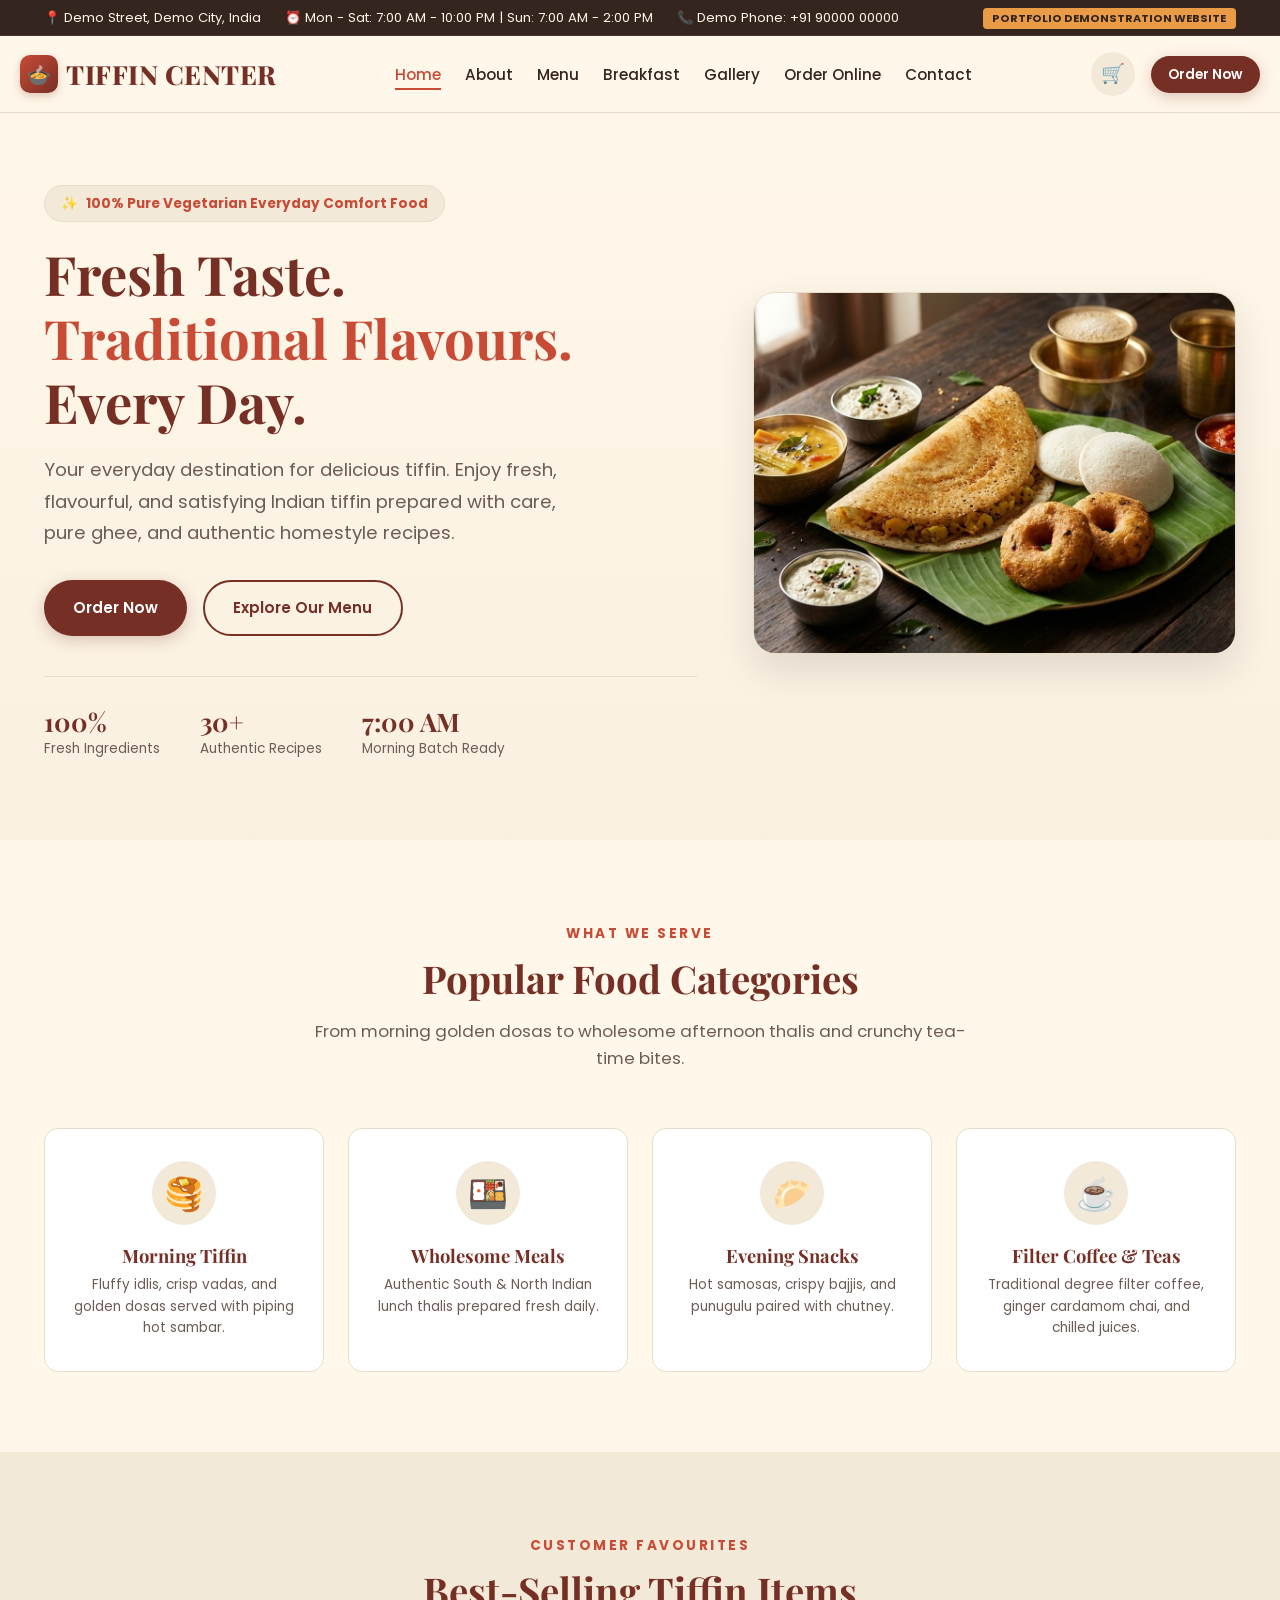
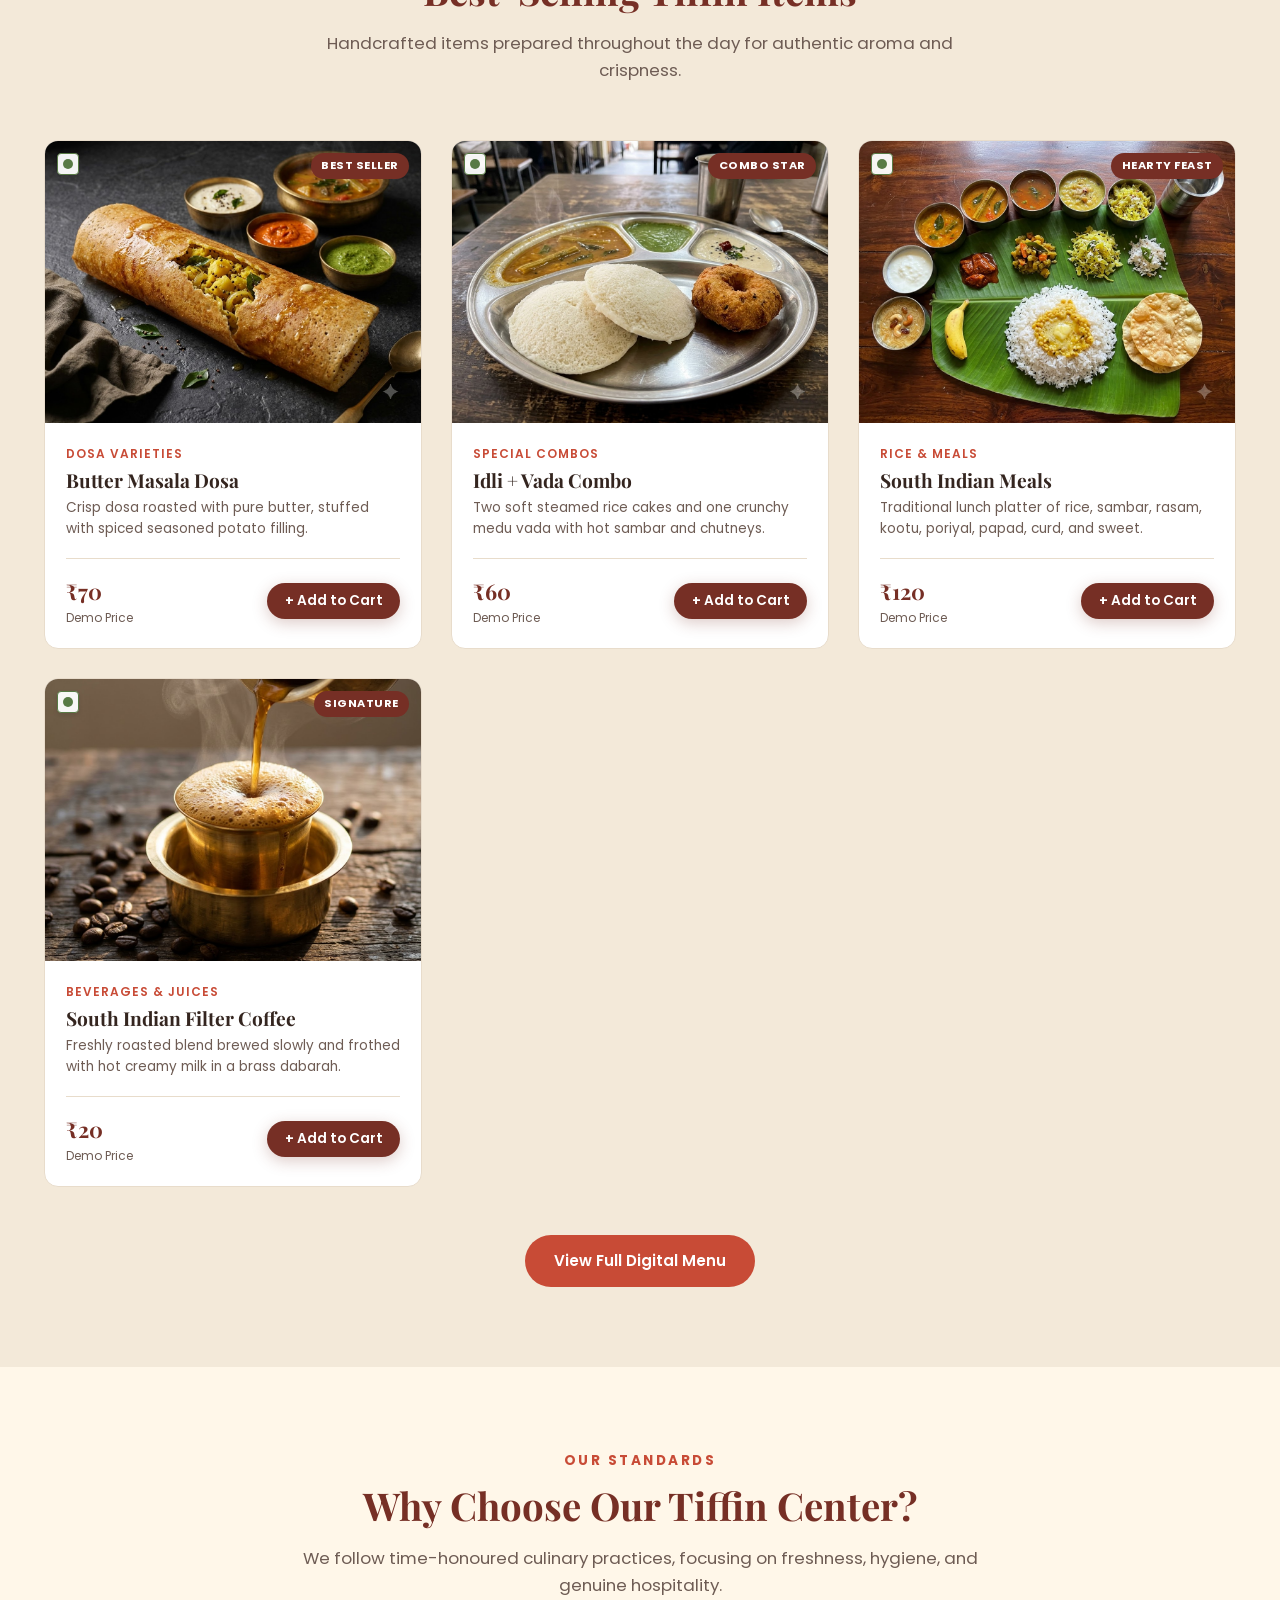
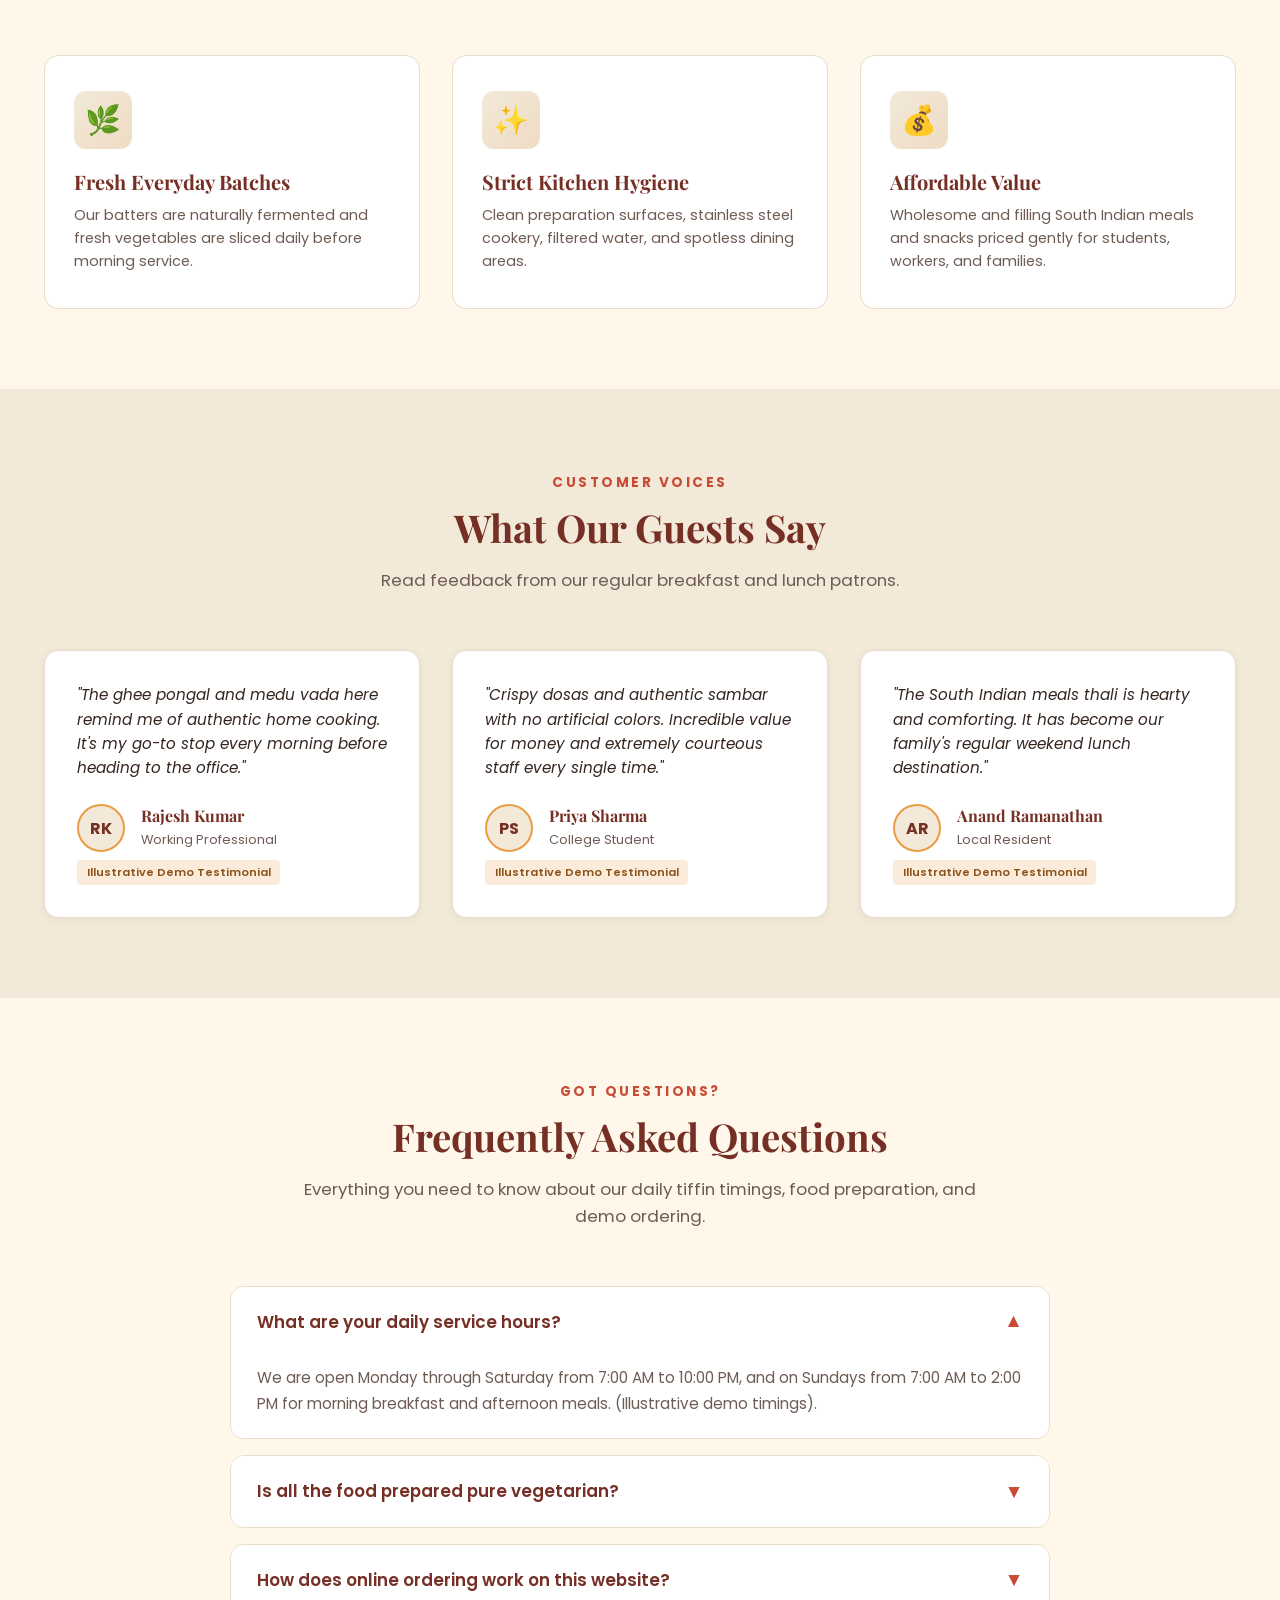
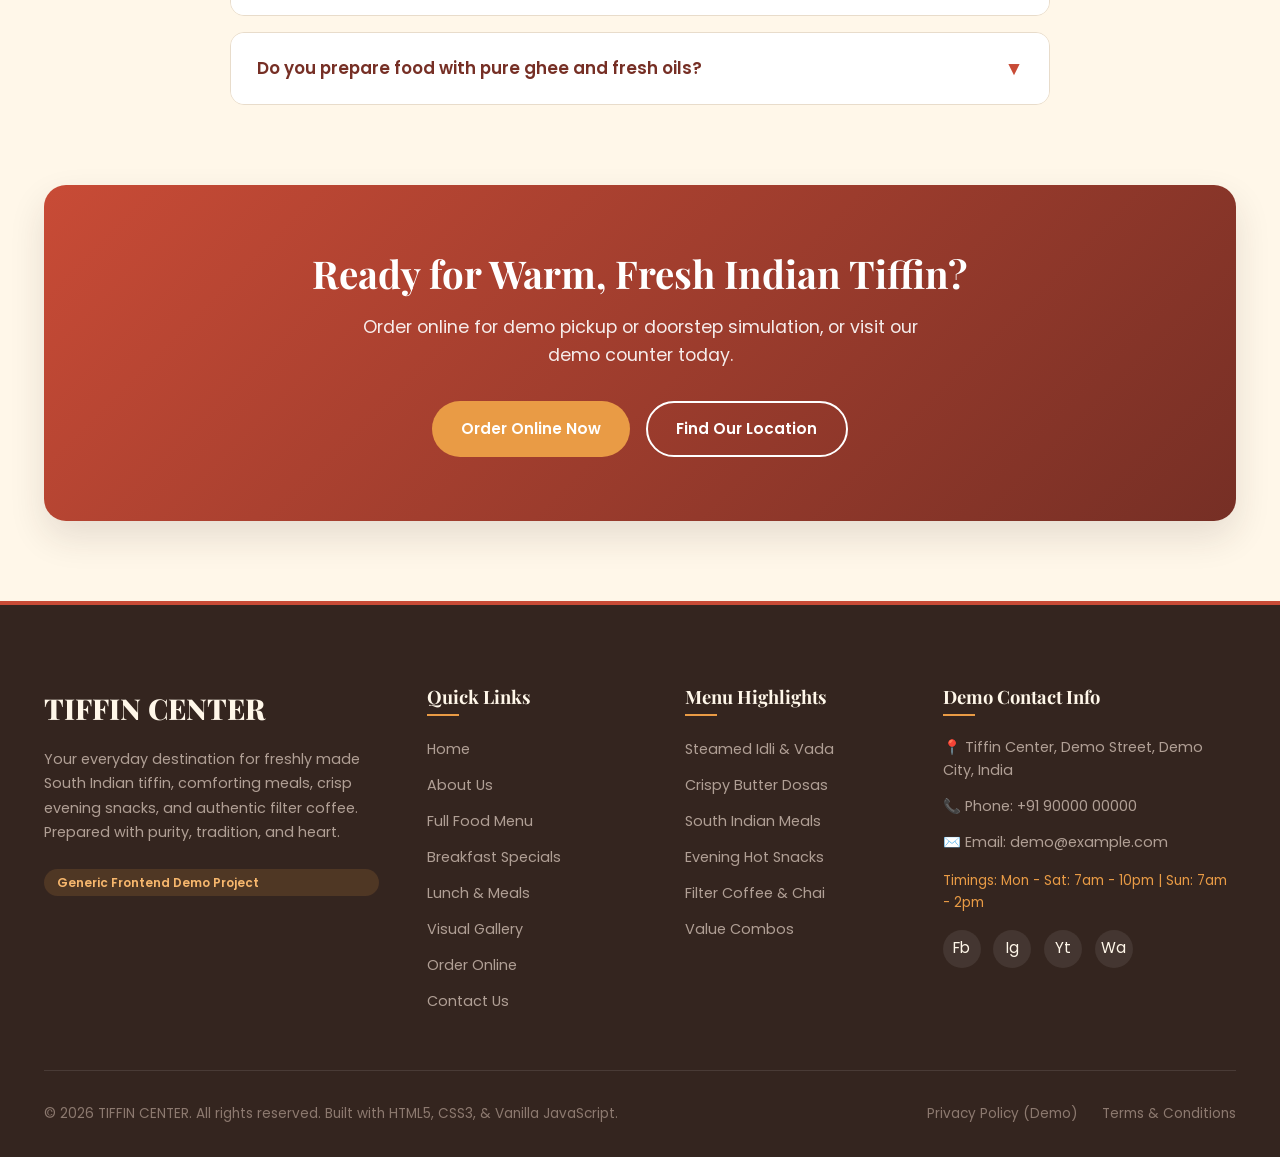
<file: index.html>
<!DOCTYPE html>
<html lang="en">

<head>
  <meta charset="UTF-8">
  <meta name="viewport" content="width=device-width, initial-scale=1.0">
  <title>Tiffin Center - Fresh Taste. Traditional Flavours. Every Day.</title>
  <meta name="description"
    content="Welcome to Tiffin Center. Delicious, freshly prepared South & North Indian tiffin, crispy dosas, fluffy idlis, wholesome meals and snacks. Frontend demo.">

  <!-- Open Graph -->
  <meta property="og:title" content="Tiffin Center - Authentic Everyday Indian Tiffin">
  <meta property="og:description"
    content="Explore delicious breakfast specials, wholesome lunch thalis, and crispy evening snacks at Tiffin Center.">
  <meta property="og:type" content="restaurant.restaurant">

  <!-- Google Fonts Preconnect & Stylesheet -->
  <link rel="preconnect" href="https://fonts.googleapis.com">
  <link rel="preconnect" href="https://fonts.gstatic.com" crossorigin>
  <link
    href="https://fonts.googleapis.com/css2?family=Playfair+Display:ital,wght@0,600;0,700;0,800;1,600&family=Poppins:wght@300;400;500;600;700&display=swap"
    rel="stylesheet">

  <link rel="stylesheet" href="css/style.css">
</head>

<body>

  <!-- Top Announcement Bar -->
  <aside class="top-bar" aria-label="Demo Announcement">
    <div class="container top-bar-content">
      <div class="top-bar-info">
        <span>📍 Demo Street, Demo City, India</span>
        <span>⏰ Mon - Sat: 7:00 AM - 10:00 PM | Sun: 7:00 AM - 2:00 PM</span>
        <span>📞 Demo Phone: +91 90000 00000</span>
      </div>
      <div>
        <span class="demo-tag">Portfolio Demonstration Website</span>
      </div>
    </div>
  </aside>

  <!-- Global Sticky Navigation Header -->
  <header class="site-header">
    <div class="container navbar">
      <a href="index.html" class="logo" aria-label="Tiffin Center Home">
        <span class="logo-icon">🍲</span>
        <span>TIFFIN CENTER</span>
      </a>

      <nav aria-label="Main Navigation">
        <ul class="nav-links">
          <li><a href="index.html" class="nav-link active">Home</a></li>
          <li><a href="about.html" class="nav-link">About</a></li>
          <li><a href="menu.html" class="nav-link">Menu</a></li>
          <li><a href="breakfast.html" class="nav-link">Breakfast</a></li>

          <li><a href="gallery.html" class="nav-link">Gallery</a></li>
          <li><a href="order.html" class="nav-link">Order Online</a></li>
          <li><a href="contact.html" class="nav-link">Contact</a></li>
        </ul>
      </nav>

      <div class="nav-actions">
        <a href="order.html" class="cart-trigger-btn" aria-label="Shopping Cart">
          🛒
          <span class="cart-count-badge" style="display: none;">0</span>
        </a>
        <a href="order.html" class="btn btn-primary btn-sm">Order Now</a>
        <button class="hamburger" aria-label="Toggle navigation menu">
          <span></span>
          <span></span>
          <span></span>
        </button>
      </div>
    </div>
  </header>

  <main>
    <!-- Hero Section -->
    <section class="hero-section">
      <div class="container hero-grid">
        <div class="hero-content">
          <div class="hero-tagline">
            <span>✨</span> 100% Pure Vegetarian Everyday Comfort Food
          </div>
          <h1 class="hero-title">
            Fresh Taste. <span>Traditional Flavours.</span> Every Day.
          </h1>
          <p class="hero-desc">
            Your everyday destination for delicious tiffin. Enjoy fresh, flavourful, and satisfying Indian tiffin
            prepared with care, pure ghee, and authentic homestyle recipes.
          </p>
          <div class="hero-actions">
            <a href="order.html" class="btn btn-primary">Order Now</a>
            <a href="menu.html" class="btn btn-outline">Explore Our Menu</a>
          </div>

          <div class="hero-stats">
            <div class="hero-stat-item">
              <h4>100%</h4>
              <p>Fresh Ingredients</p>
            </div>
            <div class="hero-stat-item">
              <h4>30+</h4>
              <p>Authentic Recipes</p>
            </div>
            <div class="hero-stat-item">
              <h4>7:00 AM</h4>
              <p>Morning Batch Ready</p>
            </div>
          </div>
        </div>

        <div class="hero-image-wrap">
          <div class="hero-img-wrap">
            <img src="assets/images/hero-banner.jpg" alt="Tiffin Center Delicious Morning Breakfast Feast"
              class="hero-img">
          </div>
        </div>
      </div>
    </section>

    <!-- Popular Food Categories -->
    <section class="section">
      <div class="container">
        <div class="section-header mx-auto text-center">
          <span class="section-subtitle">What We Serve</span>
          <h2 class="section-title">Popular Food Categories</h2>
          <p class="section-desc">From morning golden dosas to wholesome afternoon thalis and crunchy tea-time bites.
          </p>
        </div>

        <div class="category-grid">
          <a href="breakfast.html" class="category-card reveal">
            <div class="category-icon">🥞</div>
            <h3 class="category-title">Morning Tiffin</h3>
            <p class="category-desc">Fluffy idlis, crisp vadas, and golden dosas served with piping hot sambar.</p>
          </a>
          <a href="lunch.html" class="category-card reveal">
            <div class="category-icon">🍱</div>
            <h3 class="category-title">Wholesome Meals</h3>
            <p class="category-desc">Authentic South & North Indian lunch thalis prepared fresh daily.</p>
          </a>
          <a href="menu.html?cat=evening-snacks" class="category-card reveal">
            <div class="category-icon">🥟</div>
            <h3 class="category-title">Evening Snacks</h3>
            <p class="category-desc">Hot samosas, crispy bajjis, and punugulu paired with chutney.</p>
          </a>
          <a href="menu.html?cat=beverages-juices" class="category-card reveal">
            <div class="category-icon">☕</div>
            <h3 class="category-title">Filter Coffee & Teas</h3>
            <p class="category-desc">Traditional degree filter coffee, ginger cardamom chai, and chilled juices.</p>
          </a>
        </div>
      </div>
    </section>

    <!-- Best-Selling Tiffin Items -->
    <section class="section section-alt">
      <div class="container">
        <div class="section-header mx-auto text-center">
          <span class="section-subtitle">Customer Favourites</span>
          <h2 class="section-title">Best-Selling Tiffin Items</h2>
          <p class="section-desc">Handcrafted items prepared throughout the day for authentic aroma and crispness.</p>
        </div>

        <div class="food-grid">
          <!-- Item 1: Masala Dosa -->
          <article class="food-card reveal">
            <div class="food-card-img-wrapper ratio-4-3" style="overflow: hidden;">
              <div class="veg-indicator" title="Pure Vegetarian"></div>
              <span class="food-card-badge">Best Seller</span>
              <img src="assets/images/dish-masala-dosa.jpg" alt="Butter Masala Dosa" class="food-card-img">
            </div>
            <div class="food-card-body">
              <span class="food-card-category">Dosa Varieties</span>
              <h4 class="food-card-title">Butter Masala Dosa</h4>
              <p class="food-card-desc">Crisp dosa roasted with pure butter, stuffed with spiced seasoned potato
                filling.</p>
              <div class="food-card-footer">
                <div class="food-price">₹70 <span>Demo Price</span></div>
                <button class="btn btn-primary btn-sm add-to-cart-btn" data-id="dos-2">+ Add to Cart</button>
              </div>
            </div>
          </article>

          <!-- Item 2: Idli + Vada Combo -->
          <article class="food-card reveal">
            <div class="food-card-img-wrapper ratio-4-3" style="overflow: hidden;">
              <div class="veg-indicator" title="Pure Vegetarian"></div>
              <span class="food-card-badge">Combo Star</span>
              <img src="assets/images/dish-idli-vada-combo.jpg" alt="Idli and Vada Combo" class="food-card-img">
            </div>
            <div class="food-card-body">
              <span class="food-card-category">Special Combos</span>
              <h4 class="food-card-title">Idli + Vada Combo</h4>
              <p class="food-card-desc">Two soft steamed rice cakes and one crunchy medu vada with hot sambar and
                chutneys.</p>
              <div class="food-card-footer">
                <div class="food-price">₹60 <span>Demo Price</span></div>
                <button class="btn btn-primary btn-sm add-to-cart-btn" data-id="sib-3">+ Add to Cart</button>
              </div>
            </div>
          </article>

          <!-- Item 3: South Indian Meals -->
          <article class="food-card reveal">
            <div class="food-card-img-wrapper ratio-4-3" style="overflow: hidden;">
              <div class="veg-indicator" title="Pure Vegetarian"></div>
              <span class="food-card-badge">Hearty Feast</span>
              <img src="assets/images/dish-south-indian-meals.jpg" alt="Traditional South Indian Meals"
                class="food-card-img">
            </div>
            <div class="food-card-body">
              <span class="food-card-category">Rice & Meals</span>
              <h4 class="food-card-title">South Indian Meals</h4>
              <p class="food-card-desc">Traditional lunch platter of rice, sambar, rasam, kootu, poriyal, papad, curd,
                and sweet.</p>
              <div class="food-card-footer">
                <div class="food-price">₹120 <span>Demo Price</span></div>
                <button class="btn btn-primary btn-sm add-to-cart-btn" data-id="mel-1">+ Add to Cart</button>
              </div>
            </div>
          </article>

          <!-- Item 4: Filter Coffee -->
          <article class="food-card reveal">
            <div class="food-card-img-wrapper ratio-4-3" style="overflow: hidden;">
              <div class="veg-indicator" title="Pure Vegetarian"></div>
              <span class="food-card-badge">Signature</span>
              <img src="assets/images/dish-filter-coffee.jpg" alt="South Indian Filter Coffee" class="food-card-img">
            </div>
            <div class="food-card-body">
              <span class="food-card-category">Beverages & Juices</span>
              <h4 class="food-card-title">South Indian Filter Coffee</h4>
              <p class="food-card-desc">Freshly roasted blend brewed slowly and frothed with hot creamy milk in a brass
                dabarah.</p>
              <div class="food-card-footer">
                <div class="food-price">₹20 <span>Demo Price</span></div>
                <button class="btn btn-primary btn-sm add-to-cart-btn" data-id="bev-1">+ Add to Cart</button>
              </div>
            </div>
          </article>
        </div>

        <div class="text-center" style="margin-top: 3rem;">
          <a href="menu.html" class="btn btn-secondary">View Full Digital Menu</a>
        </div>
      </div>
    </section>

    <!-- Why Choose Our Tiffin Center -->
    <section class="section">
      <div class="container">
        <div class="section-header mx-auto text-center">
          <span class="section-subtitle">Our Standards</span>
          <h2 class="section-title">Why Choose Our Tiffin Center?</h2>
          <p class="section-desc">We follow time-honoured culinary practices, focusing on freshness, hygiene, and
            genuine hospitality.</p>
        </div>

        <div class="features-grid">
          <div class="feature-box reveal">
            <div class="feature-icon-wrapper">🌿</div>
            <h3 class="feature-title">Fresh Everyday Batches</h3>
            <p class="feature-desc">Our batters are naturally fermented and fresh vegetables are sliced daily before
              morning service.</p>
          </div>
          <div class="feature-box reveal">
            <div class="feature-icon-wrapper">✨</div>
            <h3 class="feature-title">Strict Kitchen Hygiene</h3>
            <p class="feature-desc">Clean preparation surfaces, stainless steel cookery, filtered water, and spotless
              dining areas.</p>
          </div>
          <div class="feature-box reveal">
            <div class="feature-icon-wrapper">💰</div>
            <h3 class="feature-title">Affordable Value</h3>
            <p class="feature-desc">Wholesome and filling South Indian meals and snacks priced gently for students,
              workers, and families.</p>
          </div>

        </div>
      </div>
    </section>

    <!-- Customer Testimonials (Clearly labeled demo content) -->
    <section class="section section-alt">
      <div class="container">
        <div class="section-header mx-auto text-center">
          <span class="section-subtitle">Customer Voices</span>
          <h2 class="section-title">What Our Guests Say</h2>
          <p class="section-desc">Read feedback from our regular breakfast and lunch patrons.</p>
        </div>

        <div class="testimonial-grid">
          <div class="testimonial-card reveal">
            <p class="testimonial-quote">"The ghee pongal and medu vada here remind me of authentic home cooking. It's
              my go-to stop every morning before heading to the office."</p>
            <div class="testimonial-user">
              <div class="testimonial-avatar">RK</div>
              <div class="testimonial-meta">
                <h5>Rajesh Kumar</h5>
                <span>Working Professional</span>
              </div>
            </div>
            <span class="demo-disclaimer-pill">Illustrative Demo Testimonial</span>
          </div>

          <div class="testimonial-card reveal">
            <p class="testimonial-quote">"Crispy dosas and authentic sambar with no artificial colors. Incredible value
              for money and extremely courteous staff every single time."</p>
            <div class="testimonial-user">
              <div class="testimonial-avatar">PS</div>
              <div class="testimonial-meta">
                <h5>Priya Sharma</h5>
                <span>College Student</span>
              </div>
            </div>
            <span class="demo-disclaimer-pill">Illustrative Demo Testimonial</span>
          </div>

          <div class="testimonial-card reveal">
            <p class="testimonial-quote">"The South Indian meals thali is hearty and comforting. It has become our
              family's regular weekend lunch destination."</p>
            <div class="testimonial-user">
              <div class="testimonial-avatar">AR</div>
              <div class="testimonial-meta">
                <h5>Anand Ramanathan</h5>
                <span>Local Resident</span>
              </div>
            </div>
            <span class="demo-disclaimer-pill">Illustrative Demo Testimonial</span>
          </div>
        </div>
      </div>
    </section>

    <!-- Frequently Asked Questions -->
    <section class="section">
      <div class="container">
        <div class="section-header mx-auto text-center">
          <span class="section-subtitle">Got Questions?</span>
          <h2 class="section-title">Frequently Asked Questions</h2>
          <p class="section-desc">Everything you need to know about our daily tiffin timings, food preparation, and demo
            ordering.</p>
        </div>

        <div class="faq-accordion">
          <div class="faq-item active">
            <button class="faq-header">
              <span>What are your daily service hours?</span>
              <span class="faq-icon">▼</span>
            </button>
            <div class="faq-body">
              <p>We are open Monday through Saturday from 7:00 AM to 10:00 PM, and on Sundays from 7:00 AM to 2:00 PM
                for morning breakfast and afternoon meals. (Illustrative demo timings).</p>
            </div>
          </div>

          <div class="faq-item">
            <button class="faq-header">
              <span>Is all the food prepared pure vegetarian?</span>
              <span class="faq-icon">▼</span>
            </button>
            <div class="faq-body">
              <p>Yes, Tiffin Center is a 100% pure vegetarian culinary establishment. All dishes, chutneys, and sweets
                are cooked in pure vegetarian kitchens.</p>
            </div>
          </div>

          <div class="faq-item">
            <button class="faq-header">
              <span>How does online ordering work on this website?</span>
              <span class="faq-icon">▼</span>
            </button>
            <div class="faq-body">
              <p>This website is an interactive frontend portfolio demonstration. You can browse menu items, add them to
                your cart, and submit a test order. No real payment gateways or backend transactions take place.</p>
            </div>
          </div>

          <div class="faq-item">
            <button class="faq-header">
              <span>Do you prepare food with pure ghee and fresh oils?</span>
              <span class="faq-icon">▼</span>
            </button>
            <div class="faq-body">
              <p>Yes, all traditional tiffins like Pongal and Roast Dosas use pure cow ghee, and dishes are cooked in
                fresh, unadulterated edible oils with zero artificial preservatives.</p>
            </div>
          </div>
        </div>
      </div>
    </section>

    <!-- Call to Action Banner -->
    <section class="section" style="padding-top: 0;">
      <div class="container">
        <div class="cta-banner reveal">
          <h2>Ready for Warm, Fresh Indian Tiffin?</h2>
          <p>Order online for demo pickup or doorstep simulation, or visit our demo counter today.</p>
          <div style="display: flex; gap: 1rem; justify-content: center; flex-wrap: wrap;">
            <a href="order.html" class="btn btn-accent">Order Online Now</a>
            <a href="contact.html" class="btn btn-outline-white">Find Our Location</a>
          </div>
        </div>
      </div>
    </section>
  </main>

  <!-- Global Footer -->
  <footer class="site-footer">
    <div class="container">
      <div class="footer-grid">
        <div>
          <a href="index.html" class="footer-logo">TIFFIN CENTER</a>
          <p class="footer-desc">
            Your everyday destination for freshly made South Indian tiffin, comforting meals, crisp evening snacks, and
            authentic filter coffee. Prepared with purity, tradition, and heart.
          </p>
          <div class="footer-demo-badge">Generic Frontend Demo Project</div>
        </div>

        <div>
          <h4 class="footer-heading">Quick Links</h4>
          <ul class="footer-links">
            <li><a href="index.html">Home</a></li>
            <li><a href="about.html">About Us</a></li>
            <li><a href="menu.html">Full Food Menu</a></li>
            <li><a href="breakfast.html">Breakfast Specials</a></li>
            <li><a href="lunch.html">Lunch & Meals</a></li>
            <li><a href="gallery.html">Visual Gallery</a></li>
            <li><a href="order.html">Order Online</a></li>
            <li><a href="contact.html">Contact Us</a></li>
          </ul>
        </div>

        <div>
          <h4 class="footer-heading">Menu Highlights</h4>
          <ul class="footer-links">
            <li><a href="menu.html?cat=idli-vada">Steamed Idli & Vada</a></li>
            <li><a href="menu.html?cat=dosa-varieties">Crispy Butter Dosas</a></li>
            <li><a href="lunch.html">South Indian Meals</a></li>
            <li><a href="menu.html?cat=evening-snacks">Evening Hot Snacks</a></li>
            <li><a href="menu.html?cat=beverages-juices">Filter Coffee & Chai</a></li>
            <li><a href="menu.html?cat=special-combos">Value Combos</a></li>
          </ul>
        </div>

        <div>
          <h4 class="footer-heading">Demo Contact Info</h4>
          <p style="font-size: 0.9rem; margin-bottom: 0.8rem; color: #b09f95;">📍 Tiffin Center, Demo Street, Demo City,
            India</p>
          <p style="font-size: 0.9rem; margin-bottom: 0.8rem; color: #b09f95;">📞 Phone: +91 90000 00000</p>
          <p style="font-size: 0.9rem; margin-bottom: 0.8rem; color: #b09f95;">✉️ Email: demo@example.com</p>
          <p style="font-size: 0.85rem; color: var(--accent); margin-top: 1rem;">Timings: Mon - Sat: 7am - 10pm | Sun:
            7am - 2pm</p>

          <div class="social-links">
            <a href="#" class="social-link" aria-label="Facebook">Fb</a>
            <a href="#" class="social-link" aria-label="Instagram">Ig</a>
            <a href="#" class="social-link" aria-label="YouTube">Yt</a>
            <a href="#" class="social-link" aria-label="WhatsApp">Wa</a>
          </div>
        </div>
      </div>

      <div class="footer-bottom">
        <div>
          &copy; 2026 TIFFIN CENTER. All rights reserved. Built with HTML5, CSS3, & Vanilla JavaScript.
        </div>
        <div style="display: flex; gap: 1.5rem;">
          <a href="#">Privacy Policy (Demo)</a>
          <a href="#">Terms & Conditions</a>
        </div>
      </div>
    </div>
  </footer>

  <button class="back-to-top" aria-label="Back to top">↑</button>

  <script src="js/script.js"></script>
</body>

</html>
</file>
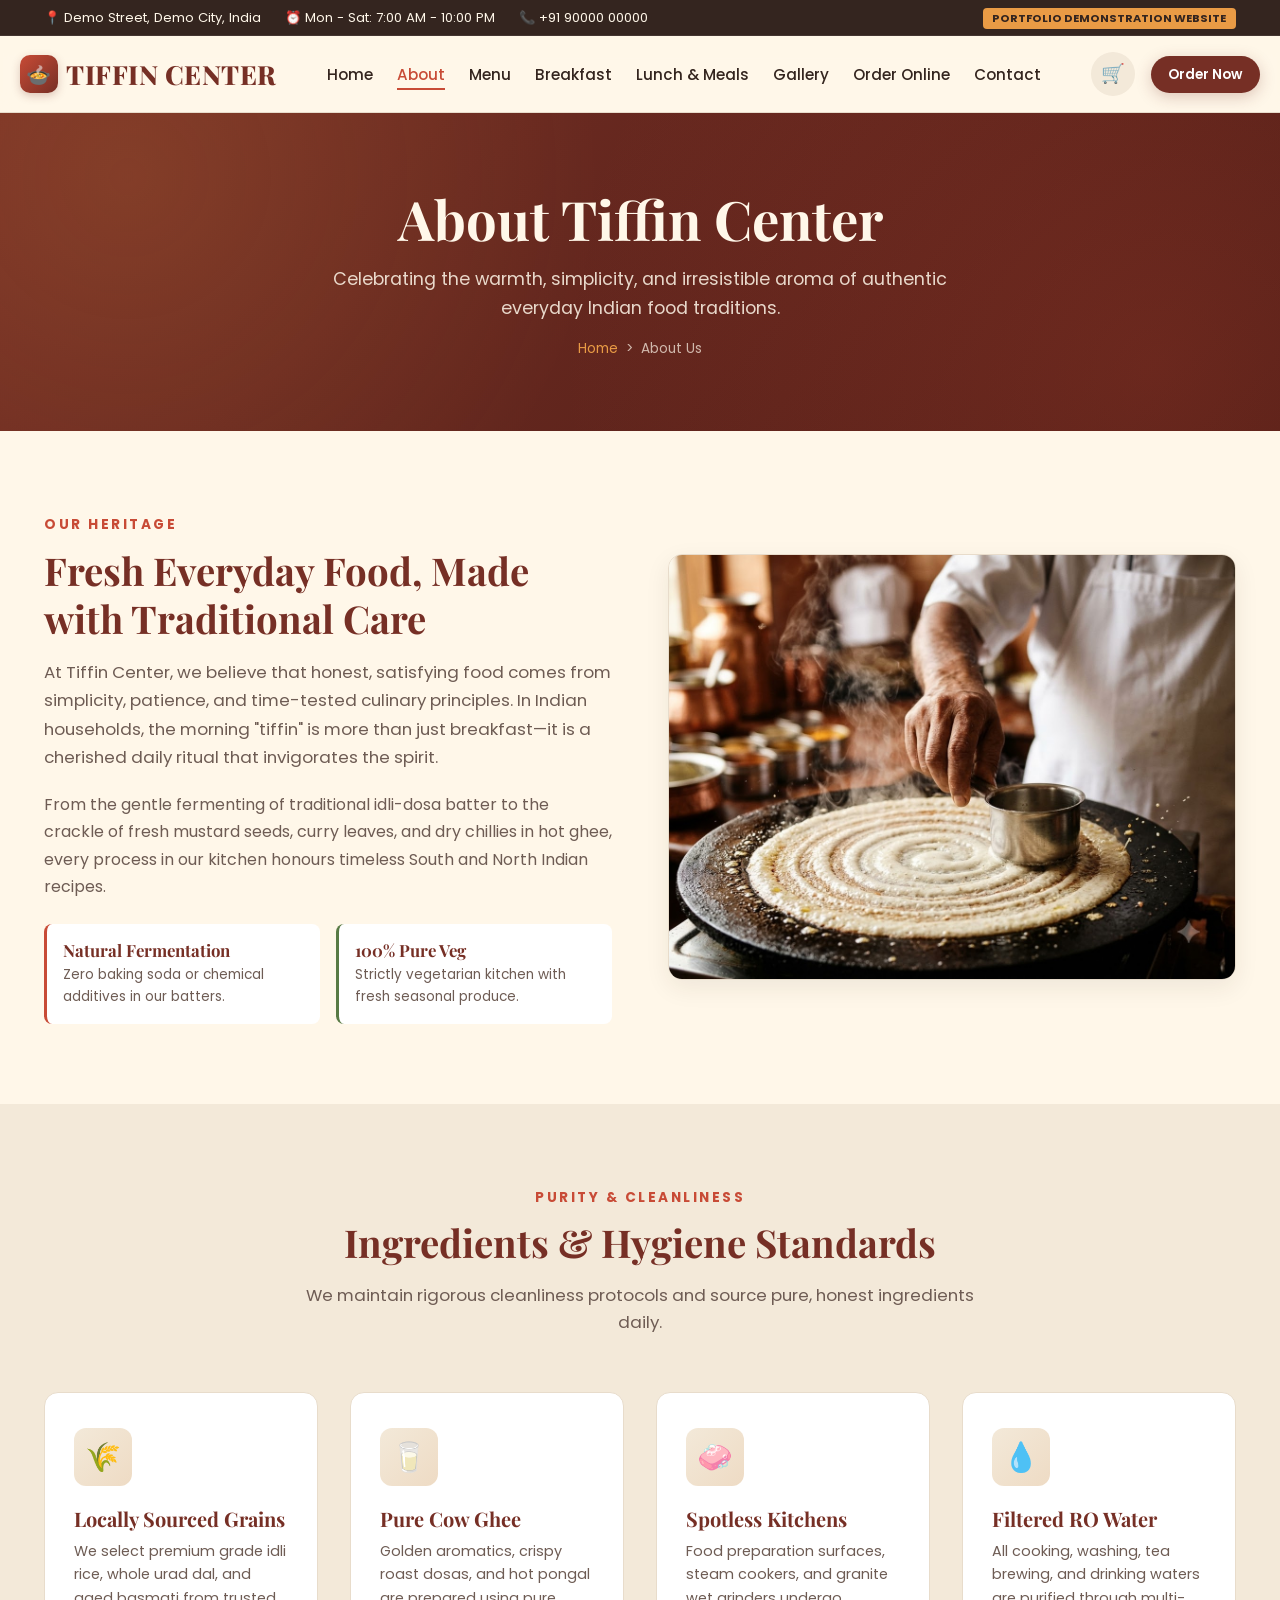
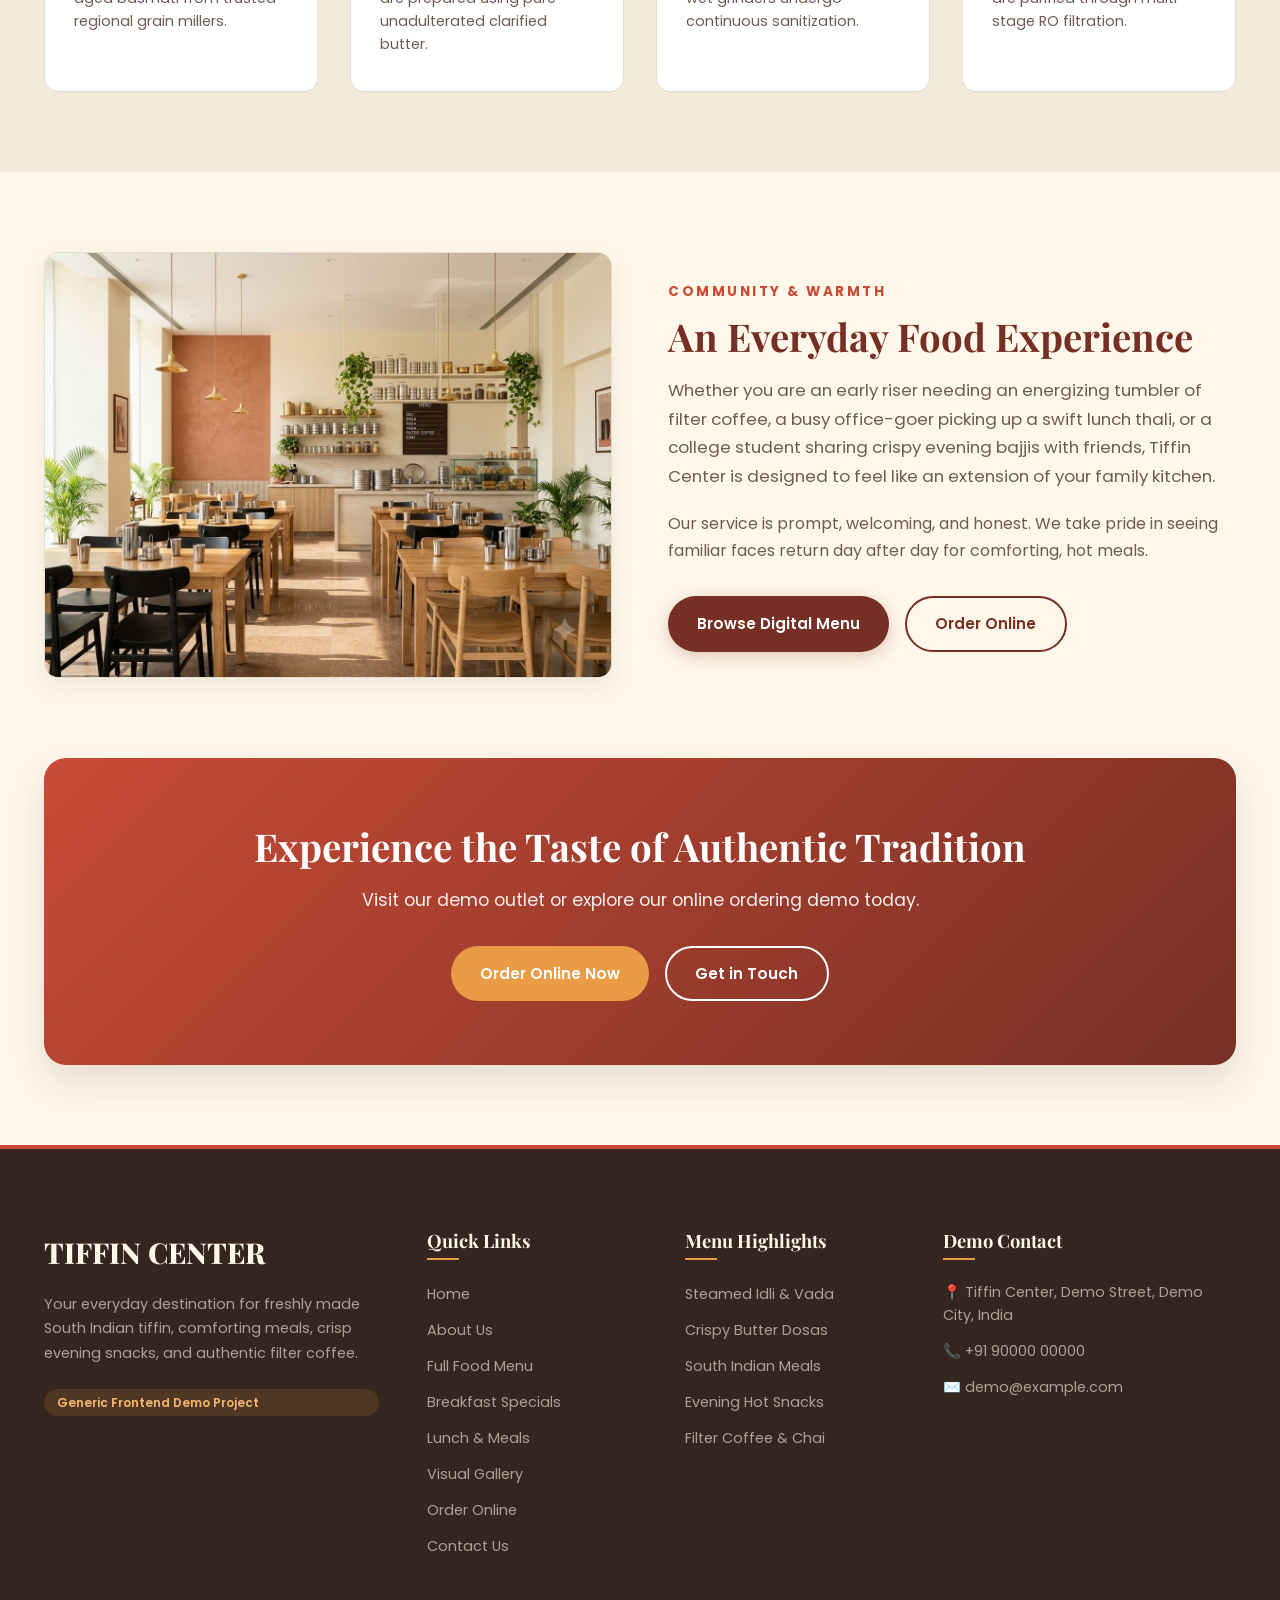
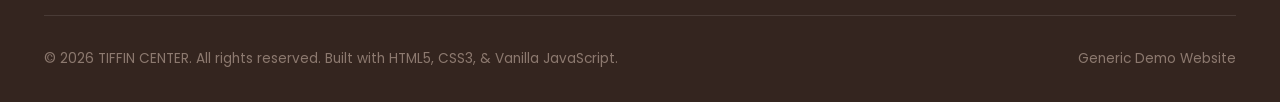
<file: about.html>
<!DOCTYPE html>
<html lang="en">
<head>
  <meta charset="UTF-8">
  <meta name="viewport" content="width=device-width, initial-scale=1.0">
  <title>About Us - Tiffin Center</title>
  <meta name="description" content="Learn about Tiffin Center, our food philosophy, traditional Indian flavours, fresh preparation, and hygiene practices.">
  
  <link rel="preconnect" href="https://fonts.googleapis.com">
  <link rel="preconnect" href="https://fonts.gstatic.com" crossorigin>
  <link href="https://fonts.googleapis.com/css2?family=Playfair+Display:ital,wght@0,600;0,700;0,800;1,600&family=Poppins:wght@300;400;500;600;700&display=swap" rel="stylesheet">
  <link rel="stylesheet" href="css/style.css">
</head>
<body>

  <!-- Top Bar -->
  <aside class="top-bar">
    <div class="container top-bar-content">
      <div class="top-bar-info">
        <span>📍 Demo Street, Demo City, India</span>
        <span>⏰ Mon - Sat: 7:00 AM - 10:00 PM</span>
        <span>📞 +91 90000 00000</span>
      </div>
      <div>
        <span class="demo-tag">Portfolio Demonstration Website</span>
      </div>
    </div>
  </aside>

  <!-- Navigation -->
  <header class="site-header">
    <div class="container navbar">
      <a href="index.html" class="logo">
        <span class="logo-icon">🍲</span>
        <span>TIFFIN CENTER</span>
      </a>

      <nav aria-label="Main Navigation">
        <ul class="nav-links">
          <li><a href="index.html" class="nav-link">Home</a></li>
          <li><a href="about.html" class="nav-link active">About</a></li>
          <li><a href="menu.html" class="nav-link">Menu</a></li>
          <li><a href="breakfast.html" class="nav-link">Breakfast</a></li>
          <li><a href="lunch.html" class="nav-link">Lunch & Meals</a></li>
          <li><a href="gallery.html" class="nav-link">Gallery</a></li>
          <li><a href="order.html" class="nav-link">Order Online</a></li>
          <li><a href="contact.html" class="nav-link">Contact</a></li>
        </ul>
      </nav>

      <div class="nav-actions">
        <a href="order.html" class="cart-trigger-btn" aria-label="Shopping Cart">
          🛒
          <span class="cart-count-badge" style="display: none;">0</span>
        </a>
        <a href="order.html" class="btn btn-primary btn-sm">Order Now</a>
        <button class="hamburger" aria-label="Toggle navigation menu">
          <span></span><span></span><span></span>
        </button>
      </div>
    </div>
  </header>

  <main>
    <!-- Page Hero Banner -->
    <section class="page-hero">
      <div class="container">
        <h1>About Tiffin Center</h1>
        <p>Celebrating the warmth, simplicity, and irresistible aroma of authentic everyday Indian food traditions.</p>
        <div class="breadcrumb">
          <a href="index.html">Home</a> &gt; <span>About Us</span>
        </div>
      </div>
    </section>

    <!-- Our Food Philosophy -->
    <section class="section">
      <div class="container">
        <div style="display: grid; grid-template-columns: 1fr 1fr; gap: 3.5rem; align-items: center;" class="about-grid">
          <div>
            <span class="section-subtitle">Our Heritage</span>
            <h2 class="section-title">Fresh Everyday Food, Made with Traditional Care</h2>
            <p style="margin-bottom: 1.2rem; font-size: 1.05rem; line-height: 1.7;">
              At Tiffin Center, we believe that honest, satisfying food comes from simplicity, patience, and time-tested culinary principles. In Indian households, the morning "tiffin" is more than just breakfast—it is a cherished daily ritual that invigorates the spirit.
            </p>
            <p style="margin-bottom: 1.5rem; line-height: 1.7;">
              From the gentle fermenting of traditional idli-dosa batter to the crackle of fresh mustard seeds, curry leaves, and dry chillies in hot ghee, every process in our kitchen honours timeless South and North Indian recipes.
            </p>

            <div style="display: grid; grid-template-columns: 1fr 1fr; gap: 1rem;">
              <div style="background: var(--white); padding: 1rem; border-radius: var(--radius-sm); border-left: 3px solid var(--secondary);">
                <h4 style="font-size: 1.05rem; margin-bottom: 0.2rem;">Natural Fermentation</h4>
                <p style="font-size: 0.85rem;">Zero baking soda or chemical additives in our batters.</p>
              </div>
              <div style="background: var(--white); padding: 1rem; border-radius: var(--radius-sm); border-left: 3px solid var(--green);">
                <h4 style="font-size: 1.05rem; margin-bottom: 0.2rem;">100% Pure Veg</h4>
                <p style="font-size: 0.85rem;">Strictly vegetarian kitchen with fresh seasonal produce.</p>
              </div>
            </div>
          </div>

          <div>
            <div class="ratio-4-3" style="border-radius: var(--radius-md); overflow: hidden; box-shadow: var(--shadow-md); border: 1px solid var(--border);">
              <img src="assets/images/food-prep-tawa.jpg" alt="Artisan Chef Preparing Fresh Dosa on Flat Tawa" class="about-img">
            </div>
          </div>
        </div>
      </div>
    </section>

    <!-- Quality Ingredients & Hygiene -->
    <section class="section section-alt">
      <div class="container">
        <div class="section-header mx-auto text-center">
          <span class="section-subtitle">Purity & Cleanliness</span>
          <h2 class="section-title">Ingredients & Hygiene Standards</h2>
          <p class="section-desc">We maintain rigorous cleanliness protocols and source pure, honest ingredients daily.</p>
        </div>

        <div class="features-grid">
          <div class="feature-box reveal">
            <div class="feature-icon-wrapper">🌾</div>
            <h3 class="feature-title">Locally Sourced Grains</h3>
            <p class="feature-desc">We select premium grade idli rice, whole urad dal, and aged basmati from trusted regional grain millers.</p>
          </div>
          <div class="feature-box reveal">
            <div class="feature-icon-wrapper">🥛</div>
            <h3 class="feature-title">Pure Cow Ghee</h3>
            <p class="feature-desc">Golden aromatics, crispy roast dosas, and hot pongal are prepared using pure unadulterated clarified butter.</p>
          </div>
          <div class="feature-box reveal">
            <div class="feature-icon-wrapper">🧼</div>
            <h3 class="feature-title">Spotless Kitchens</h3>
            <p class="feature-desc">Food preparation surfaces, steam cookers, and granite wet grinders undergo continuous sanitization.</p>
          </div>
          <div class="feature-box reveal">
            <div class="feature-icon-wrapper">💧</div>
            <h3 class="feature-title">Filtered RO Water</h3>
            <p class="feature-desc">All cooking, washing, tea brewing, and drinking waters are purified through multi-stage RO filtration.</p>
          </div>
        </div>
      </div>
    </section>

    <!-- Everyday Experience -->
    <section class="section">
      <div class="container">
        <div style="display: grid; grid-template-columns: 1fr 1fr; gap: 3.5rem; align-items: center;" class="about-grid">
          <div>
            <div class="ratio-4-3" style="border-radius: var(--radius-md); overflow: hidden; box-shadow: var(--shadow-md); border: 1px solid var(--border);">
              <img src="assets/images/restaurant-interior.jpg" alt="Tiffin Center Welcoming Modern Dining Space" class="about-img">
            </div>
          </div>

          <div>
            <span class="section-subtitle">Community & Warmth</span>
            <h2 class="section-title">An Everyday Food Experience</h2>
            <p style="margin-bottom: 1.2rem; font-size: 1.05rem; line-height: 1.7;">
              Whether you are an early riser needing an energizing tumbler of filter coffee, a busy office-goer picking up a swift lunch thali, or a college student sharing crispy evening bajjis with friends, Tiffin Center is designed to feel like an extension of your family kitchen.
            </p>
            <p style="margin-bottom: 2rem; line-height: 1.7;">
              Our service is prompt, welcoming, and honest. We take pride in seeing familiar faces return day after day for comforting, hot meals.
            </p>
            <div style="display: flex; gap: 1rem; flex-wrap: wrap;">
              <a href="menu.html" class="btn btn-primary">Browse Digital Menu</a>
              <a href="order.html" class="btn btn-outline">Order Online</a>
            </div>
          </div>
        </div>
      </div>
    </section>

    <!-- Call to action banner -->
    <section class="section" style="padding-top: 0;">
      <div class="container">
        <div class="cta-banner reveal">
          <h2>Experience the Taste of Authentic Tradition</h2>
          <p>Visit our demo outlet or explore our online ordering demo today.</p>
          <div style="display: flex; gap: 1rem; justify-content: center; flex-wrap: wrap;">
            <a href="order.html" class="btn btn-accent">Order Online Now</a>
            <a href="contact.html" class="btn btn-outline-white">Get in Touch</a>
          </div>
        </div>
      </div>
    </section>
  </main>

  <!-- Footer -->
  <footer class="site-footer">
    <div class="container">
      <div class="footer-grid">
        <div>
          <a href="index.html" class="footer-logo">TIFFIN CENTER</a>
          <p class="footer-desc">
            Your everyday destination for freshly made South Indian tiffin, comforting meals, crisp evening snacks, and authentic filter coffee.
          </p>
          <div class="footer-demo-badge">Generic Frontend Demo Project</div>
        </div>

        <div>
          <h4 class="footer-heading">Quick Links</h4>
          <ul class="footer-links">
            <li><a href="index.html">Home</a></li>
            <li><a href="about.html">About Us</a></li>
            <li><a href="menu.html">Full Food Menu</a></li>
            <li><a href="breakfast.html">Breakfast Specials</a></li>
            <li><a href="lunch.html">Lunch & Meals</a></li>
            <li><a href="gallery.html">Visual Gallery</a></li>
            <li><a href="order.html">Order Online</a></li>
            <li><a href="contact.html">Contact Us</a></li>
          </ul>
        </div>

        <div>
          <h4 class="footer-heading">Menu Highlights</h4>
          <ul class="footer-links">
            <li><a href="menu.html?cat=idli-vada">Steamed Idli & Vada</a></li>
            <li><a href="menu.html?cat=dosa-varieties">Crispy Butter Dosas</a></li>
            <li><a href="lunch.html">South Indian Meals</a></li>
            <li><a href="menu.html?cat=evening-snacks">Evening Hot Snacks</a></li>
            <li><a href="menu.html?cat=beverages-juices">Filter Coffee & Chai</a></li>
          </ul>
        </div>

        <div>
          <h4 class="footer-heading">Demo Contact</h4>
          <p style="font-size: 0.9rem; margin-bottom: 0.8rem; color: #b09f95;">📍 Tiffin Center, Demo Street, Demo City, India</p>
          <p style="font-size: 0.9rem; margin-bottom: 0.8rem; color: #b09f95;">📞 +91 90000 00000</p>
          <p style="font-size: 0.9rem; margin-bottom: 0.8rem; color: #b09f95;">✉️ demo@example.com</p>
        </div>
      </div>

      <div class="footer-bottom">
        <div>&copy; 2026 TIFFIN CENTER. All rights reserved. Built with HTML5, CSS3, & Vanilla JavaScript.</div>
        <div><span>Generic Demo Website</span></div>
      </div>
    </div>
  </footer>

  <button class="back-to-top" aria-label="Back to top">↑</button>

  <script src="js/script.js"></script>
</body>
</html>
</file>
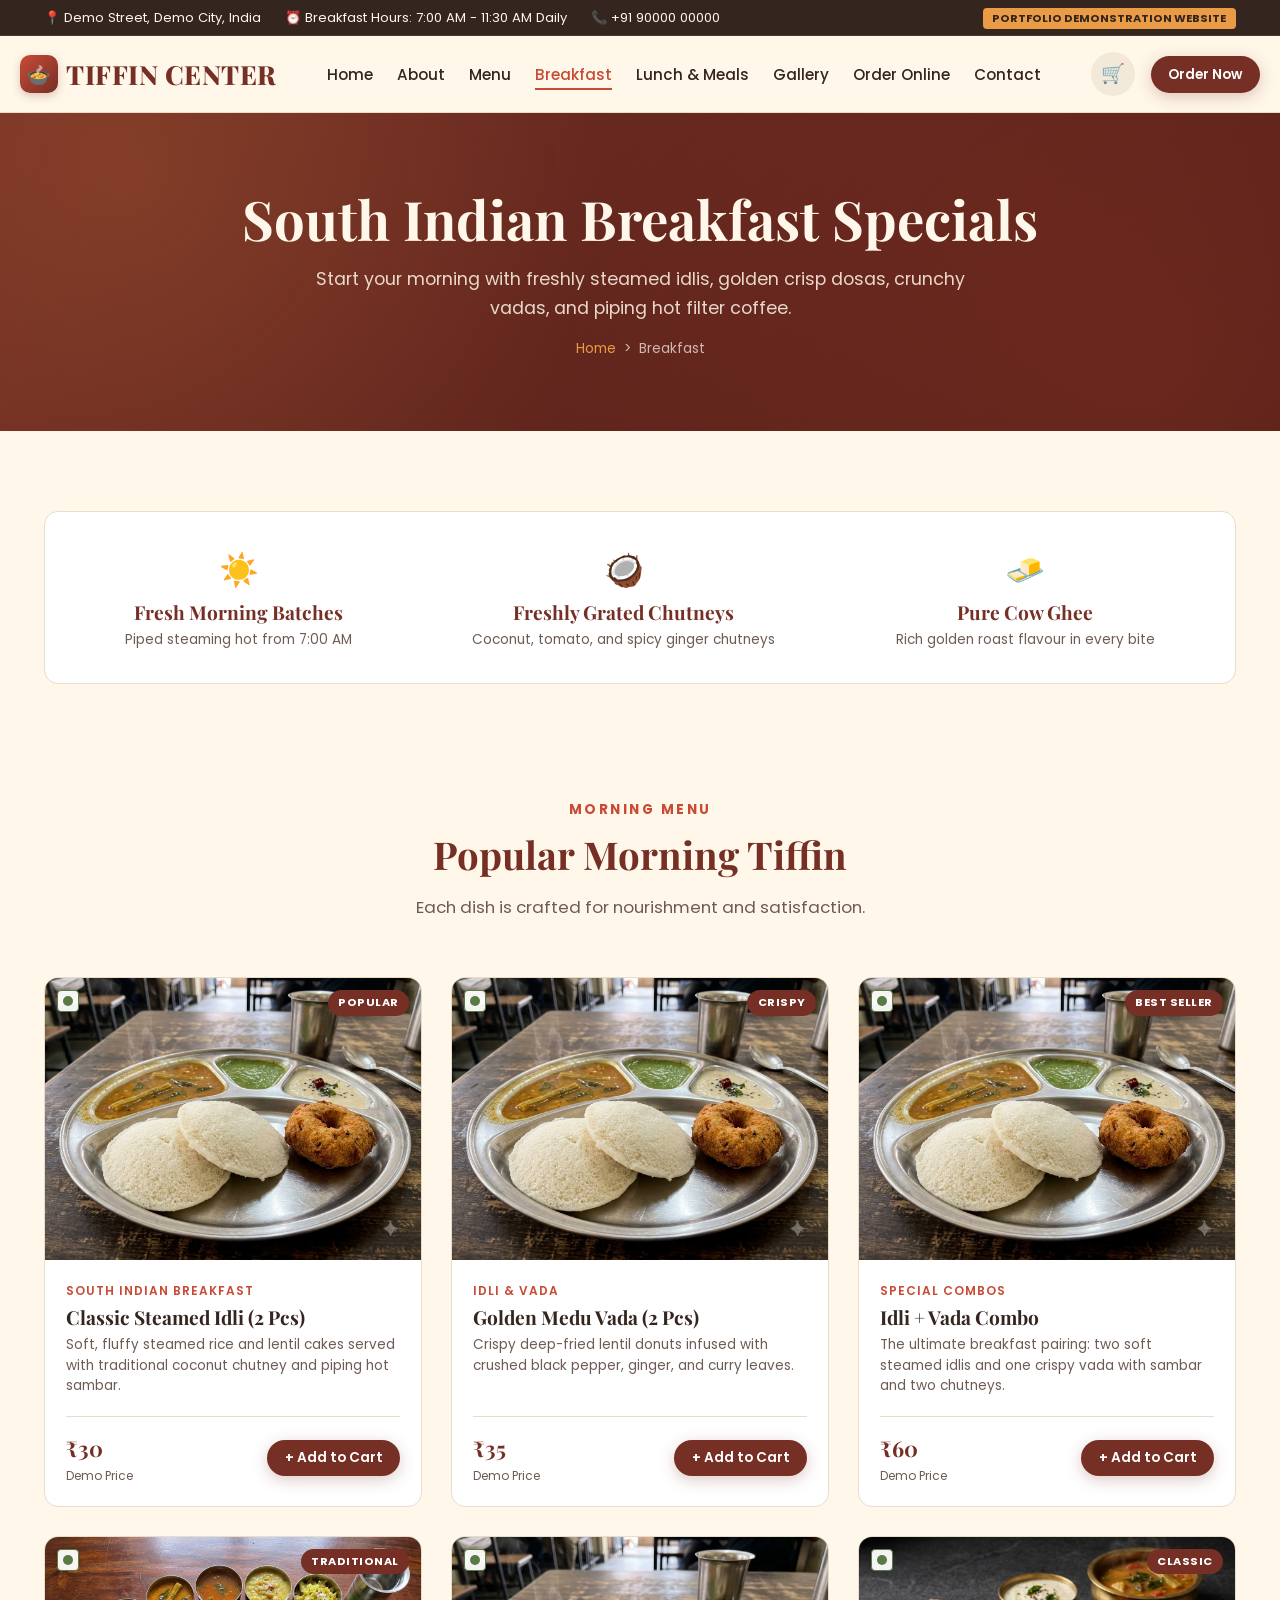
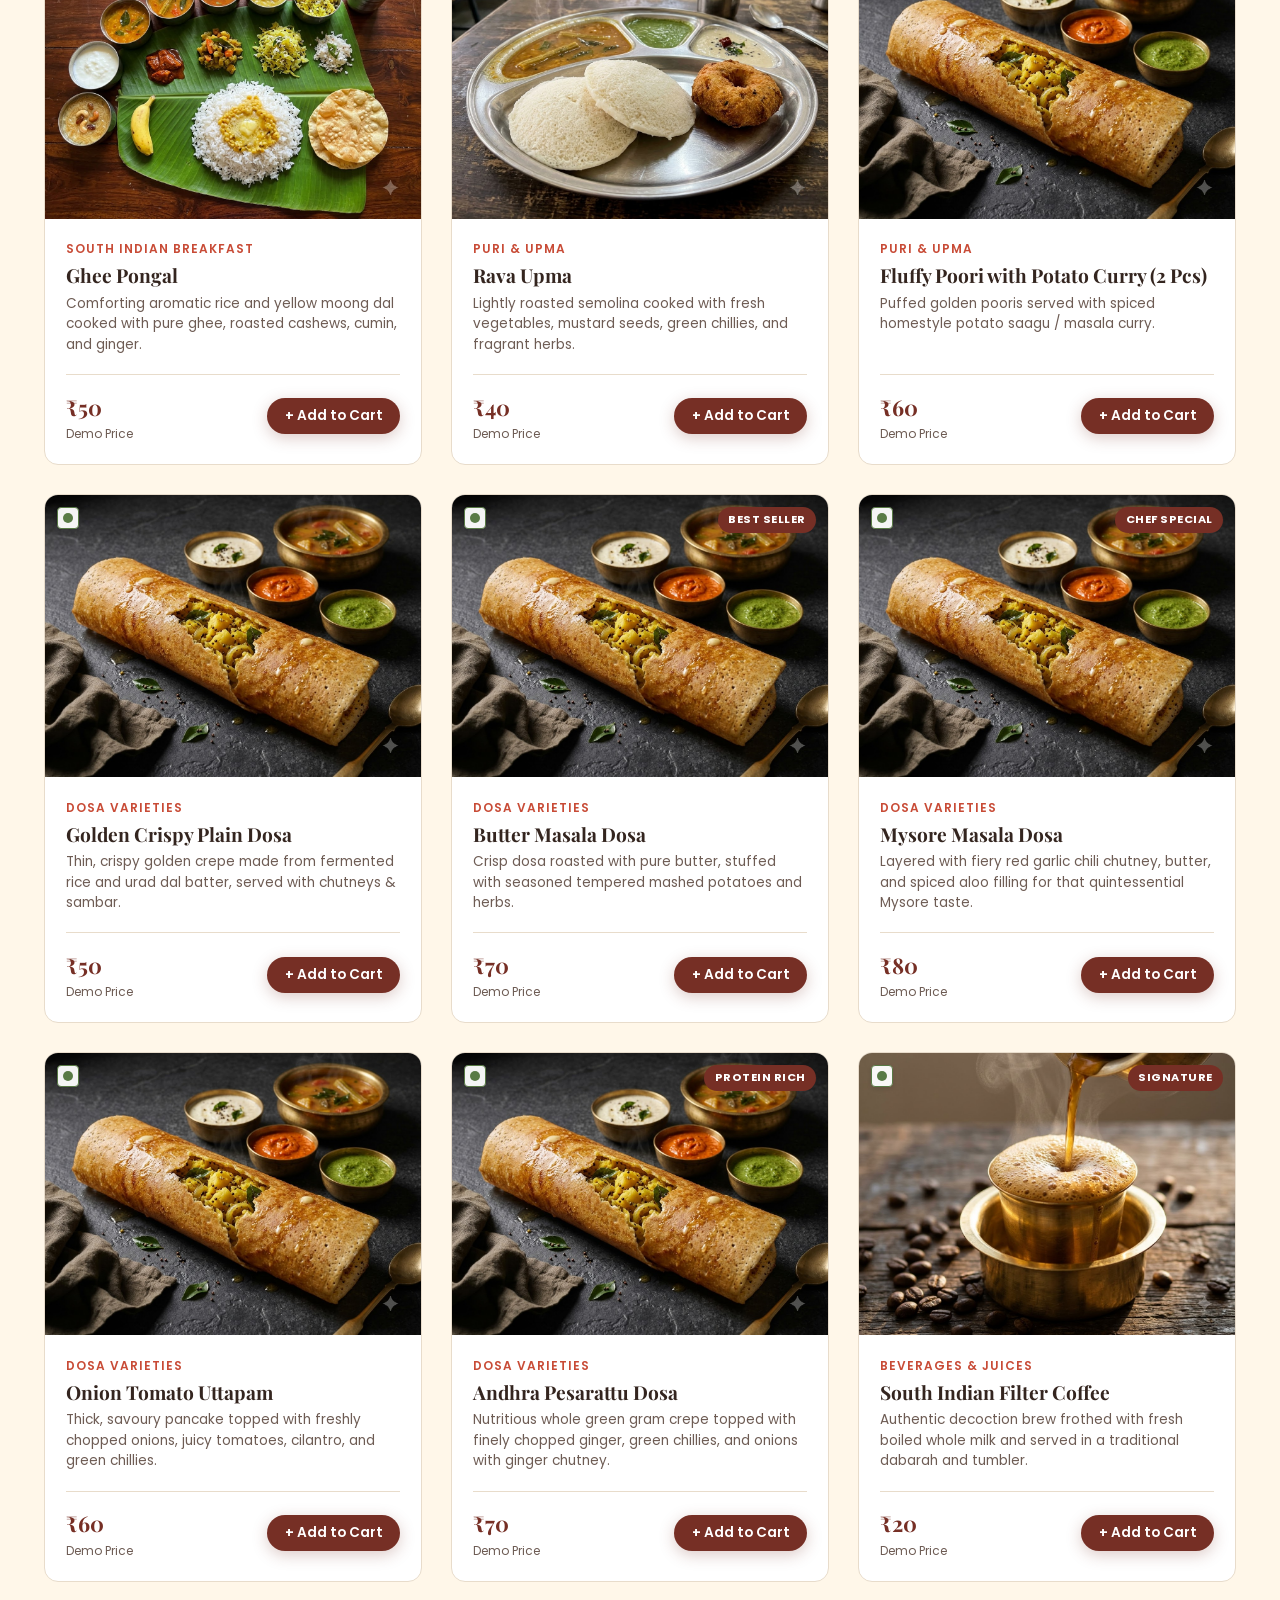
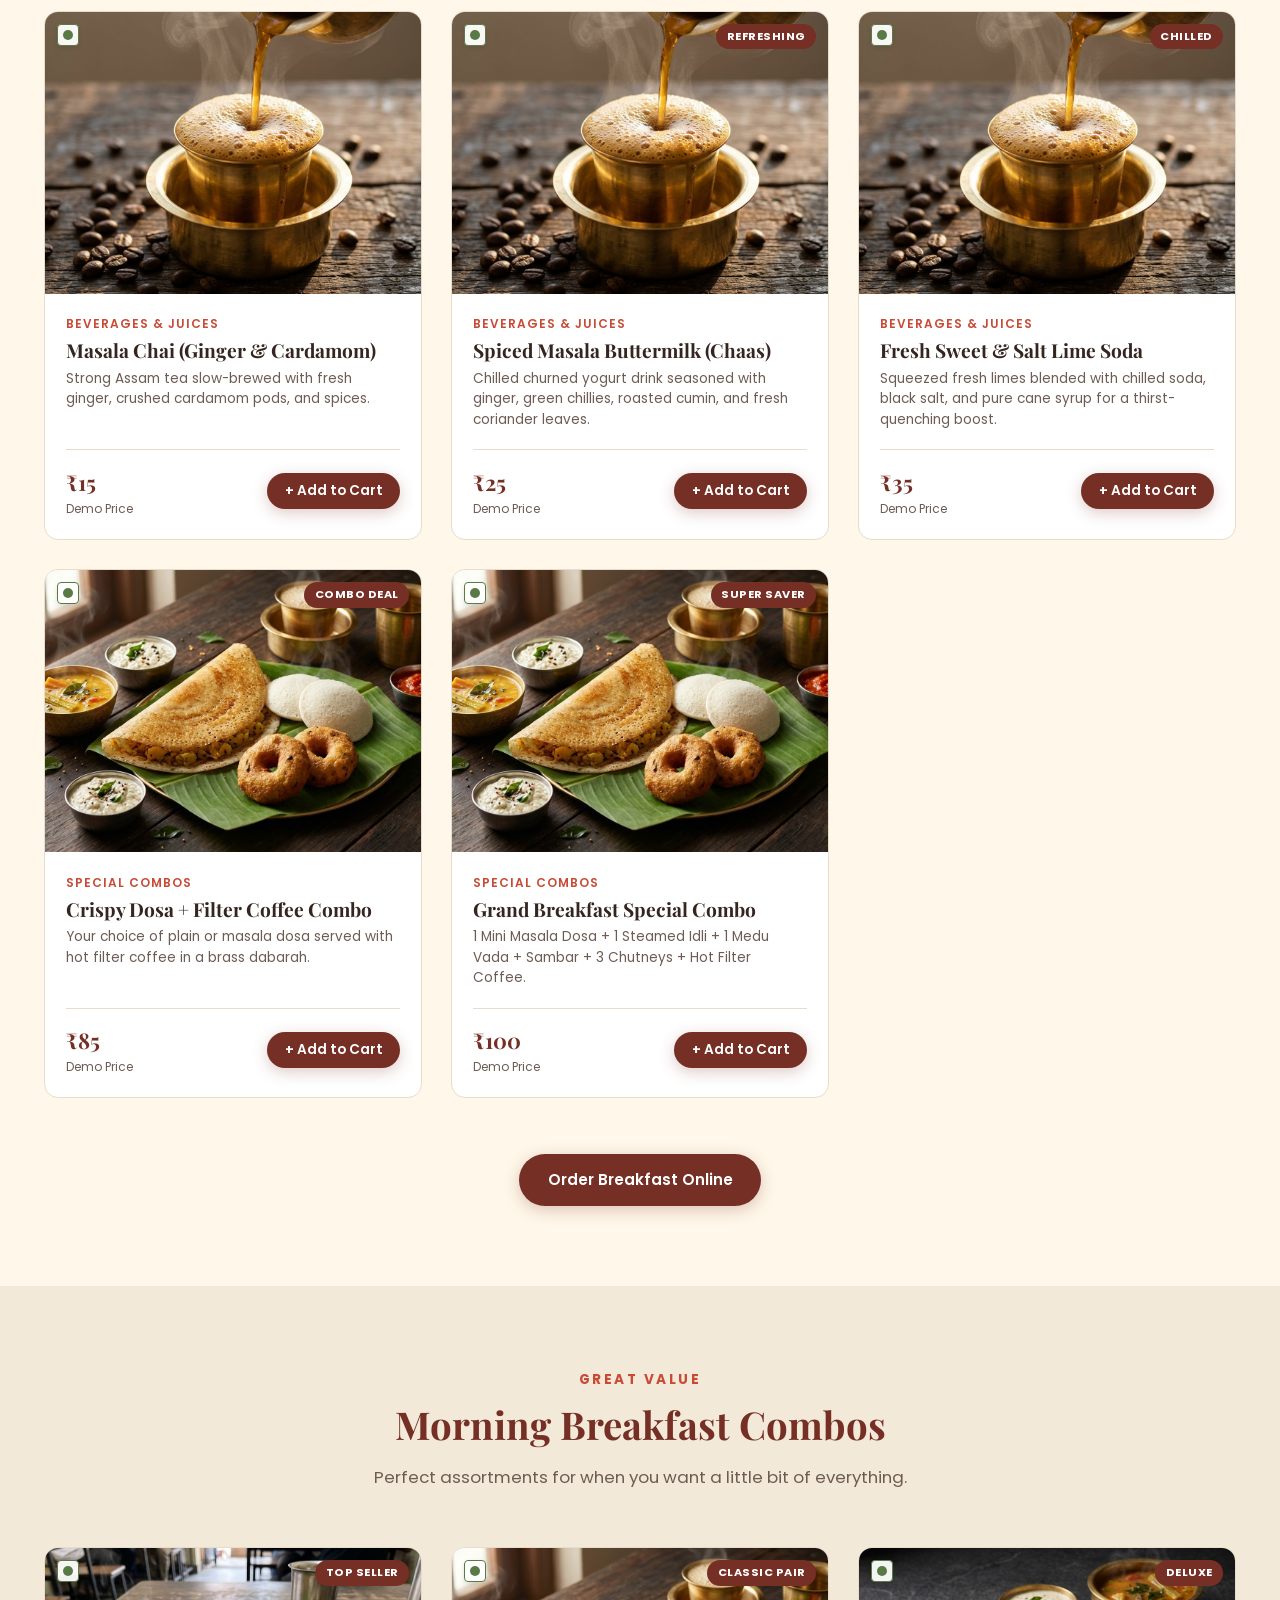
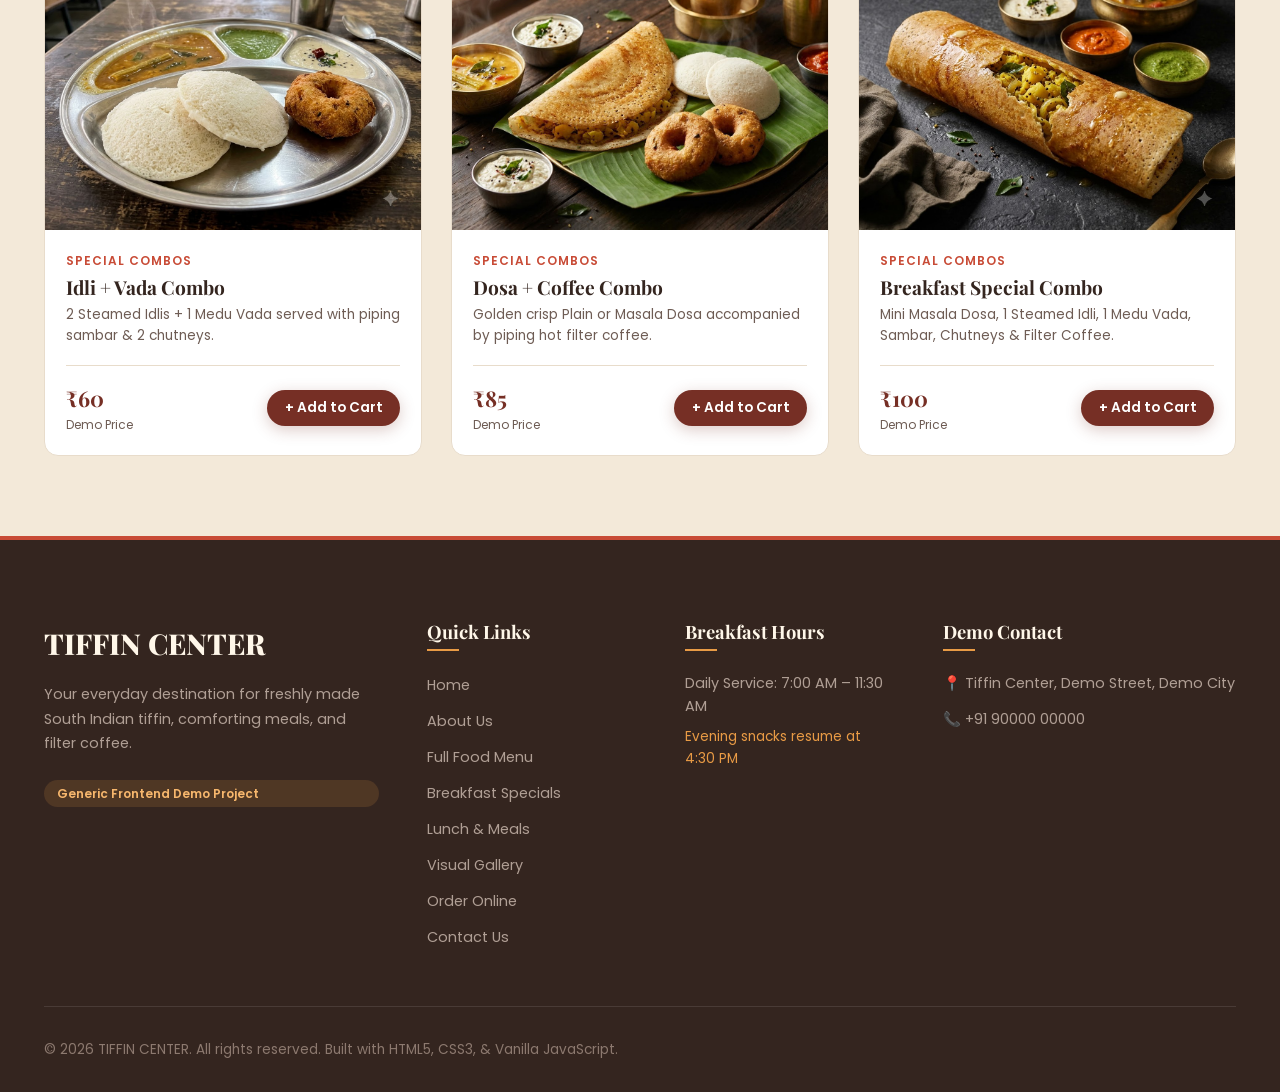
<file: breakfast.html>
<!DOCTYPE html>
<html lang="en">
<head>
  <meta charset="UTF-8">
  <meta name="viewport" content="width=device-width, initial-scale=1.0">
  <title>Breakfast Specials - Tiffin Center</title>
  <meta name="description" content="Discover South Indian breakfast favourites at Tiffin Center: Steamed idlis, crispy medu vadas, golden dosas, poori saagu, ghee pongal and combos.">
  
  <link rel="preconnect" href="https://fonts.googleapis.com">
  <link rel="preconnect" href="https://fonts.gstatic.com" crossorigin>
  <link href="https://fonts.googleapis.com/css2?family=Playfair+Display:ital,wght@0,600;0,700;0,800;1,600&family=Poppins:wght@300;400;500;600;700&display=swap" rel="stylesheet">
  <link rel="stylesheet" href="css/style.css">
</head>
<body>

  <!-- Top Bar -->
  <aside class="top-bar">
    <div class="container top-bar-content">
      <div class="top-bar-info">
        <span>📍 Demo Street, Demo City, India</span>
        <span>⏰ Breakfast Hours: 7:00 AM - 11:30 AM Daily</span>
        <span>📞 +91 90000 00000</span>
      </div>
      <div>
        <span class="demo-tag">Portfolio Demonstration Website</span>
      </div>
    </div>
  </aside>

  <!-- Navigation -->
  <header class="site-header">
    <div class="container navbar">
      <a href="index.html" class="logo">
        <span class="logo-icon">🍲</span>
        <span>TIFFIN CENTER</span>
      </a>

      <nav aria-label="Main Navigation">
        <ul class="nav-links">
          <li><a href="index.html" class="nav-link">Home</a></li>
          <li><a href="about.html" class="nav-link">About</a></li>
          <li><a href="menu.html" class="nav-link">Menu</a></li>
          <li><a href="breakfast.html" class="nav-link active">Breakfast</a></li>
          <li><a href="lunch.html" class="nav-link">Lunch & Meals</a></li>
          <li><a href="gallery.html" class="nav-link">Gallery</a></li>
          <li><a href="order.html" class="nav-link">Order Online</a></li>
          <li><a href="contact.html" class="nav-link">Contact</a></li>
        </ul>
      </nav>

      <div class="nav-actions">
        <a href="order.html" class="cart-trigger-btn" aria-label="Shopping Cart">
          🛒
          <span class="cart-count-badge" style="display: none;">0</span>
        </a>
        <a href="order.html" class="btn btn-primary btn-sm">Order Now</a>
        <button class="hamburger" aria-label="Toggle navigation menu">
          <span></span><span></span><span></span>
        </button>
      </div>
    </div>
  </header>

  <main>
    <!-- Breakfast Hero Section -->
    <section class="page-hero">
      <div class="container">
        <h1>South Indian Breakfast Specials</h1>
        <p>Start your morning with freshly steamed idlis, golden crisp dosas, crunchy vadas, and piping hot filter coffee.</p>
        <div class="breadcrumb">
          <a href="index.html">Home</a> &gt; <span>Breakfast</span>
        </div>
      </div>
    </section>

    <!-- Morning Highlights Banner -->
    <section class="section" style="padding-bottom: 2rem;">
      <div class="container">
        <div style="background: var(--white); border: 1px solid var(--border); border-radius: var(--radius-md); padding: 2rem; display: flex; justify-content: space-around; flex-wrap: wrap; gap: 1.5rem; text-align: center;">
          <div>
            <span style="font-size: 2rem;">☀️</span>
            <h4 style="margin: 0.3rem 0;">Fresh Morning Batches</h4>
            <p style="font-size: 0.85rem; color: var(--text-muted);">Piped steaming hot from 7:00 AM</p>
          </div>
          <div>
            <span style="font-size: 2rem;">🥥</span>
            <h4 style="margin: 0.3rem 0;">Freshly Grated Chutneys</h4>
            <p style="font-size: 0.85rem; color: var(--text-muted);">Coconut, tomato, and spicy ginger chutneys</p>
          </div>
          <div>
            <span style="font-size: 2rem;">🧈</span>
            <h4 style="margin: 0.3rem 0;">Pure Cow Ghee</h4>
            <p style="font-size: 0.85rem; color: var(--text-muted);">Rich golden roast flavour in every bite</p>
          </div>
        </div>
      </div>
    </section>

    <!-- Breakfast Items Grid -->
    <section class="section">
      <div class="container">
        <div class="section-header mx-auto text-center">
          <span class="section-subtitle">Morning Menu</span>
          <h2 class="section-title">Popular Morning Tiffin</h2>
          <p class="section-desc">Each dish is crafted for nourishment and satisfaction.</p>
        </div>

        <div class="food-grid" id="breakfast-items-grid">
          <!-- Populated by script for all breakfast items -->
        </div>

        <div class="text-center" style="margin-top: 3.5rem;">
          <a href="order.html" class="btn btn-primary">Order Breakfast Online</a>
        </div>
      </div>
    </section>

    <!-- Breakfast Combos Callout -->
    <section class="section section-alt">
      <div class="container">
        <div class="section-header mx-auto text-center">
          <span class="section-subtitle">Great Value</span>
          <h2 class="section-title">Morning Breakfast Combos</h2>
          <p class="section-desc">Perfect assortments for when you want a little bit of everything.</p>
        </div>

        <div class="food-grid">
          <!-- Idli + Vada Combo -->
          <article class="food-card reveal">
            <div class="food-card-img-wrapper ratio-4-3" style="overflow: hidden;">
              <div class="veg-indicator"></div>
              <span class="food-card-badge">Top Seller</span>
              <img src="assets/images/dish-idli-vada-combo.jpg" alt="Idli and Vada Combo" class="food-card-img">
            </div>
            <div class="food-card-body">
              <span class="food-card-category">Special Combos</span>
              <h4 class="food-card-title">Idli + Vada Combo</h4>
              <p class="food-card-desc">2 Steamed Idlis + 1 Medu Vada served with piping sambar & 2 chutneys.</p>
              <div class="food-card-footer">
                <div class="food-price">₹60 <span>Demo Price</span></div>
                <button class="btn btn-primary btn-sm add-to-cart-btn" data-id="sib-3">+ Add to Cart</button>
              </div>
            </div>
          </article>

          <!-- Dosa + Coffee Combo -->
          <article class="food-card reveal">
            <div class="food-card-img-wrapper ratio-4-3" style="overflow: hidden;">
              <div class="veg-indicator"></div>
              <span class="food-card-badge">Classic Pair</span>
              <img src="assets/images/hero-banner.jpg" alt="Dosa and Coffee Combo" class="food-card-img">
            </div>
            <div class="food-card-body">
              <span class="food-card-category">Special Combos</span>
              <h4 class="food-card-title">Dosa + Coffee Combo</h4>
              <p class="food-card-desc">Golden crisp Plain or Masala Dosa accompanied by piping hot filter coffee.</p>
              <div class="food-card-footer">
                <div class="food-price">₹85 <span>Demo Price</span></div>
                <button class="btn btn-primary btn-sm add-to-cart-btn" data-id="com-1">+ Add to Cart</button>
              </div>
            </div>
          </article>

          <!-- Grand Breakfast Combo -->
          <article class="food-card reveal">
            <div class="food-card-img-wrapper ratio-4-3" style="overflow: hidden;">
              <div class="veg-indicator"></div>
              <span class="food-card-badge">Deluxe</span>
              <img src="assets/images/dish-masala-dosa.jpg" alt="Breakfast Special Combo" class="food-card-img">
            </div>
            <div class="food-card-body">
              <span class="food-card-category">Special Combos</span>
              <h4 class="food-card-title">Breakfast Special Combo</h4>
              <p class="food-card-desc">Mini Masala Dosa, 1 Steamed Idli, 1 Medu Vada, Sambar, Chutneys & Filter Coffee.</p>
              <div class="food-card-footer">
                <div class="food-price">₹100 <span>Demo Price</span></div>
                <button class="btn btn-primary btn-sm add-to-cart-btn" data-id="com-2">+ Add to Cart</button>
              </div>
            </div>
          </article>
        </div>
      </div>
    </section>
  </main>

  <!-- Footer -->
  <footer class="site-footer">
    <div class="container">
      <div class="footer-grid">
        <div>
          <a href="index.html" class="footer-logo">TIFFIN CENTER</a>
          <p class="footer-desc">Your everyday destination for freshly made South Indian tiffin, comforting meals, and filter coffee.</p>
          <div class="footer-demo-badge">Generic Frontend Demo Project</div>
        </div>
        <div>
          <h4 class="footer-heading">Quick Links</h4>
          <ul class="footer-links">
            <li><a href="index.html">Home</a></li>
            <li><a href="about.html">About Us</a></li>
            <li><a href="menu.html">Full Food Menu</a></li>
            <li><a href="breakfast.html">Breakfast Specials</a></li>
            <li><a href="lunch.html">Lunch & Meals</a></li>
            <li><a href="gallery.html">Visual Gallery</a></li>
            <li><a href="order.html">Order Online</a></li>
            <li><a href="contact.html">Contact Us</a></li>
          </ul>
        </div>
        <div>
          <h4 class="footer-heading">Breakfast Hours</h4>
          <p style="font-size: 0.9rem; color: #b09f95;">Daily Service: 7:00 AM – 11:30 AM</p>
          <p style="font-size: 0.85rem; color: var(--accent); margin-top: 0.5rem;">Evening snacks resume at 4:30 PM</p>
        </div>
        <div>
          <h4 class="footer-heading">Demo Contact</h4>
          <p style="font-size: 0.9rem; margin-bottom: 0.8rem; color: #b09f95;">📍 Tiffin Center, Demo Street, Demo City</p>
          <p style="font-size: 0.9rem; color: #b09f95;">📞 +91 90000 00000</p>
        </div>
      </div>
      <div class="footer-bottom">
        <div>&copy; 2026 TIFFIN CENTER. All rights reserved. Built with HTML5, CSS3, & Vanilla JavaScript.</div>
      </div>
    </div>
  </footer>

  <button class="back-to-top" aria-label="Back to top">↑</button>

  <script src="js/script.js"></script>
  <script>
    document.addEventListener('DOMContentLoaded', () => {
      const container = document.getElementById('breakfast-items-grid');
      // Filter items where isBreakfast is true
      const breakfastItems = MENU_DATA.filter(item => item.isBreakfast);
      container.innerHTML = breakfastItems.map(renderFoodCardHTML).join('');
    });
  </script>
</body>
</html>
</file>
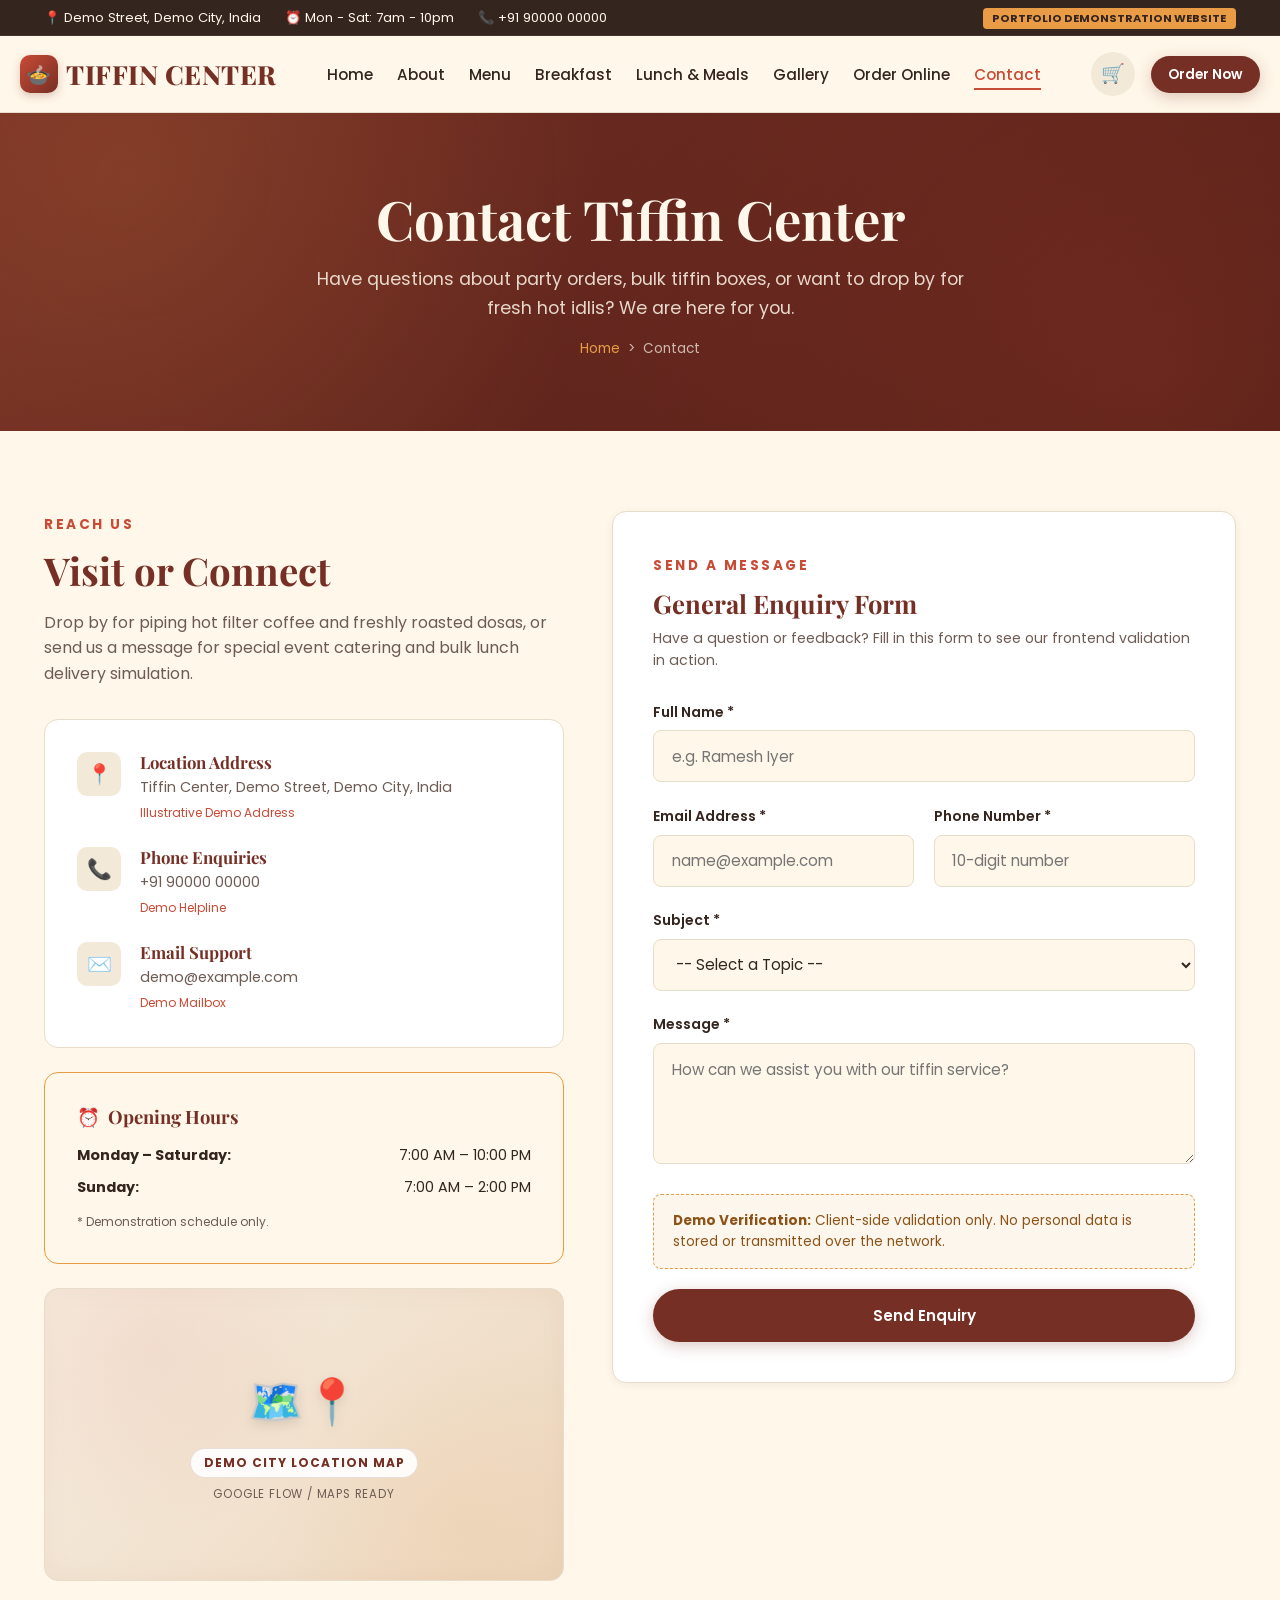
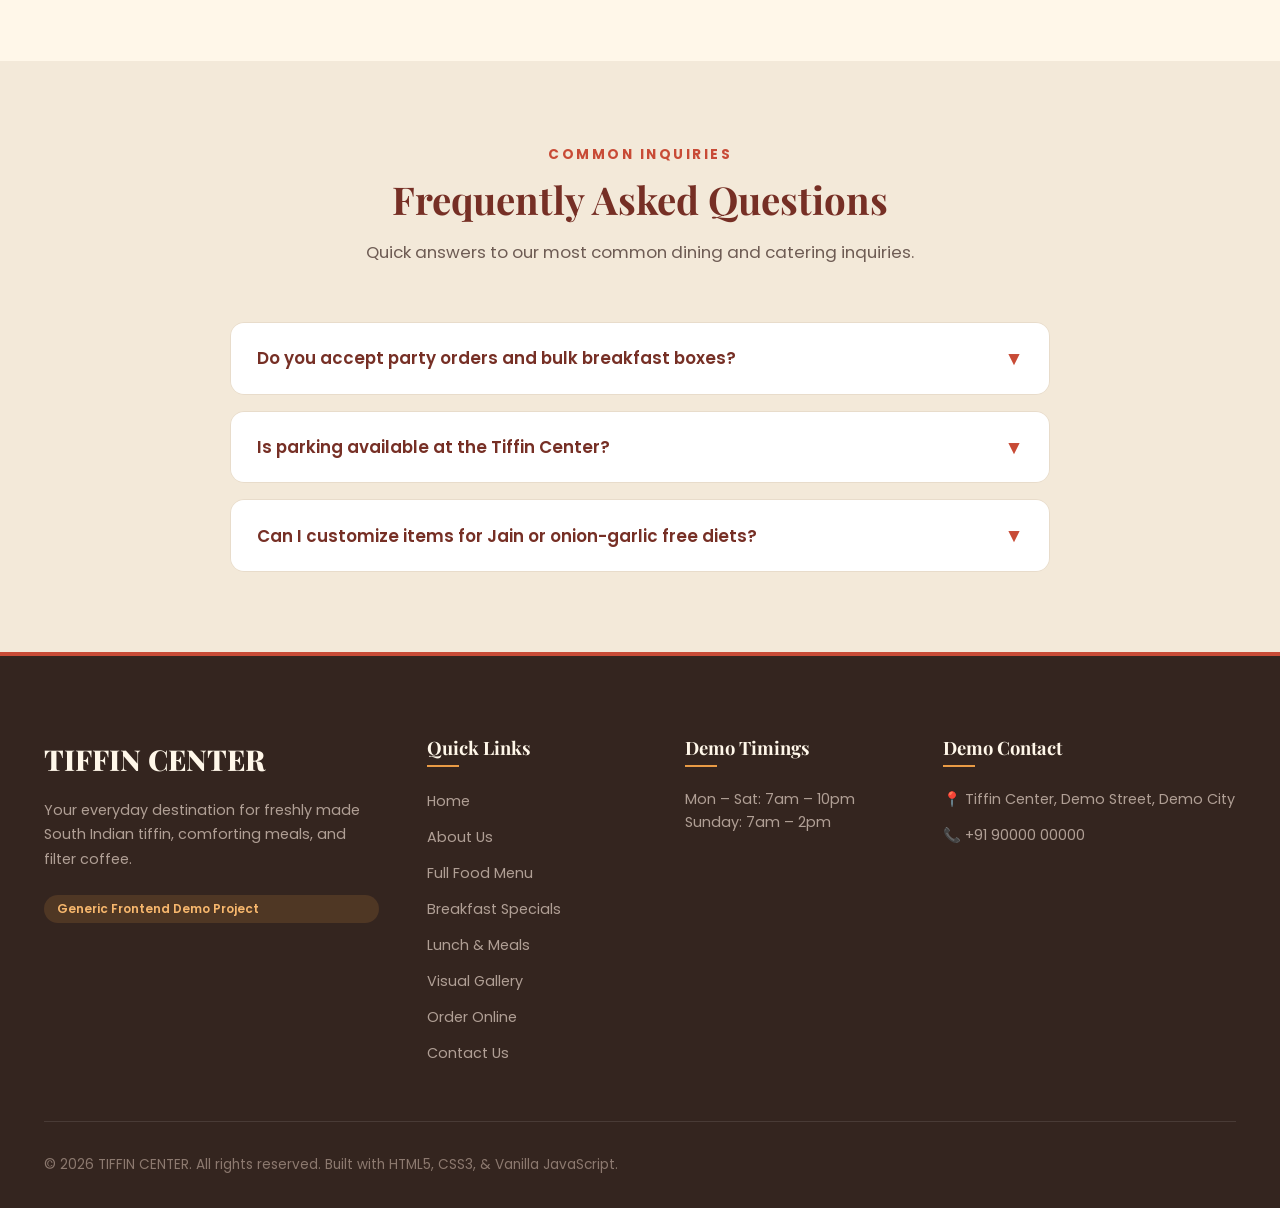
<file: contact.html>
<!DOCTYPE html>
<html lang="en">
<head>
  <meta charset="UTF-8">
  <meta name="viewport" content="width=device-width, initial-scale=1.0">
  <title>Contact Us - Tiffin Center</title>
  <meta name="description" content="Get in touch with Tiffin Center. Opening hours, demo phone, email, location address, general enquiry form, and FAQs.">
  
  <link rel="preconnect" href="https://fonts.googleapis.com">
  <link rel="preconnect" href="https://fonts.gstatic.com" crossorigin>
  <link href="https://fonts.googleapis.com/css2?family=Playfair+Display:ital,wght@0,600;0,700;0,800;1,600&family=Poppins:wght@300;400;500;600;700&display=swap" rel="stylesheet">
  <link rel="stylesheet" href="css/style.css">
</head>
<body>

  <!-- Top Bar -->
  <aside class="top-bar">
    <div class="container top-bar-content">
      <div class="top-bar-info">
        <span>📍 Demo Street, Demo City, India</span>
        <span>⏰ Mon - Sat: 7am - 10pm</span>
        <span>📞 +91 90000 00000</span>
      </div>
      <div>
        <span class="demo-tag">Portfolio Demonstration Website</span>
      </div>
    </div>
  </aside>

  <!-- Navigation -->
  <header class="site-header">
    <div class="container navbar">
      <a href="index.html" class="logo">
        <span class="logo-icon">🍲</span>
        <span>TIFFIN CENTER</span>
      </a>

      <nav aria-label="Main Navigation">
        <ul class="nav-links">
          <li><a href="index.html" class="nav-link">Home</a></li>
          <li><a href="about.html" class="nav-link">About</a></li>
          <li><a href="menu.html" class="nav-link">Menu</a></li>
          <li><a href="breakfast.html" class="nav-link">Breakfast</a></li>
          <li><a href="lunch.html" class="nav-link">Lunch & Meals</a></li>
          <li><a href="gallery.html" class="nav-link">Gallery</a></li>
          <li><a href="order.html" class="nav-link">Order Online</a></li>
          <li><a href="contact.html" class="nav-link active">Contact</a></li>
        </ul>
      </nav>

      <div class="nav-actions">
        <a href="order.html" class="cart-trigger-btn" aria-label="Shopping Cart">
          🛒
          <span class="cart-count-badge" style="display: none;">0</span>
        </a>
        <a href="order.html" class="btn btn-primary btn-sm">Order Now</a>
        <button class="hamburger" aria-label="Toggle navigation menu">
          <span></span><span></span><span></span>
        </button>
      </div>
    </div>
  </header>

  <main>
    <!-- Page Hero Banner -->
    <section class="page-hero">
      <div class="container">
        <h1>Contact Tiffin Center</h1>
        <p>Have questions about party orders, bulk tiffin boxes, or want to drop by for fresh hot idlis? We are here for you.</p>
        <div class="breadcrumb">
          <a href="index.html">Home</a> &gt; <span>Contact</span>
        </div>
      </div>
    </section>

    <!-- Contact Details & Form Section -->
    <section class="section">
      <div class="container">
        
        <div class="contact-grid">
          
          <!-- Contact Info Column -->
          <div>
            <span class="section-subtitle">Reach Us</span>
            <h2 class="section-title">Visit or Connect</h2>
            <p style="margin-bottom: 2rem; color: var(--text-muted); line-height: 1.6;">
              Drop by for piping hot filter coffee and freshly roasted dosas, or send us a message for special event catering and bulk lunch delivery simulation.
            </p>

            <div class="contact-info-card reveal">
              <div class="contact-info-item">
                <div class="contact-icon">📍</div>
                <div>
                  <h4 style="font-size: 1.05rem; margin-bottom: 0.2rem;">Location Address</h4>
                  <p style="font-size: 0.9rem;">Tiffin Center, Demo Street, Demo City, India</p>
                  <span style="font-size: 0.75rem; color: var(--secondary);">Illustrative Demo Address</span>
                </div>
              </div>

              <div class="contact-info-item">
                <div class="contact-icon">📞</div>
                <div>
                  <h4 style="font-size: 1.05rem; margin-bottom: 0.2rem;">Phone Enquiries</h4>
                  <p style="font-size: 0.9rem;">+91 90000 00000</p>
                  <span style="font-size: 0.75rem; color: var(--secondary);">Demo Helpline</span>
                </div>
              </div>

              <div class="contact-info-item">
                <div class="contact-icon">✉️</div>
                <div>
                  <h4 style="font-size: 1.05rem; margin-bottom: 0.2rem;">Email Support</h4>
                  <p style="font-size: 0.9rem;">demo@example.com</p>
                  <span style="font-size: 0.75rem; color: var(--secondary);">Demo Mailbox</span>
                </div>
              </div>
            </div>

            <!-- Opening Hours Box -->
            <div class="contact-info-card reveal" style="background: var(--cream); border-color: var(--accent);">
              <h4 style="font-size: 1.15rem; color: var(--primary); margin-bottom: 1rem; display: flex; align-items: center; gap: 0.5rem;">
                <span>⏰</span> Opening Hours
              </h4>
              <ul style="display: flex; flex-direction: column; gap: 0.6rem; font-size: 0.9rem;">
                <li style="display: flex; justify-content: space-between;">
                  <strong>Monday – Saturday:</strong>
                  <span>7:00 AM – 10:00 PM</span>
                </li>
                <li style="display: flex; justify-content: space-between;">
                  <strong>Sunday:</strong>
                  <span>7:00 AM – 2:00 PM</span>
                </li>
              </ul>
              <div style="font-size: 0.75rem; color: var(--text-muted); margin-top: 0.8rem;">
                * Demonstration schedule only.
              </div>
            </div>

            <!-- Map Placeholder Box -->
            <!-- Replace this placeholder with an actual Google Map iframe or location photo -->
            <div class="image-placeholder ratio-16-9 reveal">
              <div class="placeholder-icon">🗺️📍</div>
              <span class="placeholder-badge">DEMO CITY LOCATION MAP</span>
              <span class="placeholder-subtext">Google Flow / Maps Ready</span>
            </div>
          </div>

          <!-- Enquiry Form Column -->
          <div>
            <div class="form-card reveal">
              <span class="section-subtitle">Send a Message</span>
              <h3 style="margin-bottom: 0.5rem; color: var(--primary);">General Enquiry Form</h3>
              <p style="font-size: 0.88rem; color: var(--text-muted); margin-bottom: 1.8rem;">
                Have a question or feedback? Fill in this form to see our frontend validation in action.
              </p>

              <div id="contact-success-alert" style="display: none; background: #e8f5e9; border: 1px solid var(--green); color: #2e7d32; padding: 1rem; border-radius: var(--radius-sm); margin-bottom: 1.5rem; font-size: 0.9rem;">
                <strong>Thank you!</strong> Your demo message has been received successfully. (This is a frontend demonstration).
              </div>

              <form id="general-contact-form" novalidate>
                <div class="form-group">
                  <label for="contact-name" class="form-label">Full Name *</label>
                  <input type="text" id="contact-name" class="form-input" placeholder="e.g. Ramesh Iyer" required>
                  <span class="form-error-msg" id="contact-name-error">Please enter your full name.</span>
                </div>

                <div style="display: grid; grid-template-columns: 1fr 1fr; gap: 1.2rem;">
                  <div class="form-group">
                    <label for="contact-email" class="form-label">Email Address *</label>
                    <input type="email" id="contact-email" class="form-input" placeholder="name@example.com" required>
                    <span class="form-error-msg" id="contact-email-error">Please enter a valid email address.</span>
                  </div>

                  <div class="form-group">
                    <label for="contact-phone" class="form-label">Phone Number *</label>
                    <input type="tel" id="contact-phone" class="form-input" placeholder="10-digit number" required>
                    <span class="form-error-msg" id="contact-phone-error">Please enter a valid 10-digit number.</span>
                  </div>
                </div>

                <div class="form-group">
                  <label for="contact-subject" class="form-label">Subject *</label>
                  <select id="contact-subject" class="form-select" required>
                    <option value="">-- Select a Topic --</option>
                    <option value="catering">Bulk Tiffin / Catering</option>
                    <option value="feedback">Food & Taste Feedback</option>
                    <option value="hours">Hours & Dine-in Query</option>
                    <option value="other">General Question</option>
                  </select>
                  <span class="form-error-msg" id="contact-subject-error">Please select an enquiry subject.</span>
                </div>

                <div class="form-group">
                  <label for="contact-message" class="form-label">Message *</label>
                  <textarea id="contact-message" class="form-textarea" rows="4" placeholder="How can we assist you with our tiffin service?" required></textarea>
                  <span class="form-error-msg" id="contact-message-error">Please enter your message (at least 10 characters).</span>
                </div>

                <div class="demo-notice-box">
                  <strong>Demo Verification:</strong> Client-side validation only. No personal data is stored or transmitted over the network.
                </div>

                <button type="submit" class="btn btn-primary" style="width: 100%; padding: 0.95rem;">
                  Send Enquiry
                </button>
              </form>
            </div>
          </div>

        </div>

      </div>
    </section>

    <!-- Frequently Asked Questions -->
    <section class="section section-alt">
      <div class="container">
        <div class="section-header mx-auto text-center">
          <span class="section-subtitle">Common Inquiries</span>
          <h2 class="section-title">Frequently Asked Questions</h2>
          <p class="section-desc">Quick answers to our most common dining and catering inquiries.</p>
        </div>

        <div class="faq-accordion">
          <div class="faq-item">
            <button class="faq-header">
              <span>Do you accept party orders and bulk breakfast boxes?</span>
              <span class="faq-icon">▼</span>
            </button>
            <div class="faq-body">
              <p>Yes, we cater mini idlis, medu vadas, pongal cups, and packaged lunch meals for morning pujas, corporate breakfasts, and family functions with prior notice.</p>
            </div>
          </div>

          <div class="faq-item">
            <button class="faq-header">
              <span>Is parking available at the Tiffin Center?</span>
              <span class="faq-icon">▼</span>
            </button>
            <div class="faq-body">
              <p>Yes, two-wheeler parking is easily accessible right outside our demo outlet, with dedicated curbside slots for quick takeaway pickups.</p>
            </div>
          </div>

          <div class="faq-item">
            <button class="faq-header">
              <span>Can I customize items for Jain or onion-garlic free diets?</span>
              <span class="faq-icon">▼</span>
            </button>
            <div class="faq-body">
              <p>Selected breakfast items like Plain Dosa, Steamed Idli, and Jain Sambar can be prepared on request without onion and garlic during morning batch hours.</p>
            </div>
          </div>
        </div>
      </div>
    </section>
  </main>

  <!-- Footer -->
  <footer class="site-footer">
    <div class="container">
      <div class="footer-grid">
        <div>
          <a href="index.html" class="footer-logo">TIFFIN CENTER</a>
          <p class="footer-desc">Your everyday destination for freshly made South Indian tiffin, comforting meals, and filter coffee.</p>
          <div class="footer-demo-badge">Generic Frontend Demo Project</div>
        </div>
        <div>
          <h4 class="footer-heading">Quick Links</h4>
          <ul class="footer-links">
            <li><a href="index.html">Home</a></li>
            <li><a href="about.html">About Us</a></li>
            <li><a href="menu.html">Full Food Menu</a></li>
            <li><a href="breakfast.html">Breakfast Specials</a></li>
            <li><a href="lunch.html">Lunch & Meals</a></li>
            <li><a href="gallery.html">Visual Gallery</a></li>
            <li><a href="order.html">Order Online</a></li>
            <li><a href="contact.html">Contact Us</a></li>
          </ul>
        </div>
        <div>
          <h4 class="footer-heading">Demo Timings</h4>
          <p style="font-size: 0.9rem; color: #b09f95;">Mon – Sat: 7am – 10pm</p>
          <p style="font-size: 0.9rem; color: #b09f95;">Sunday: 7am – 2pm</p>
        </div>
        <div>
          <h4 class="footer-heading">Demo Contact</h4>
          <p style="font-size: 0.9rem; margin-bottom: 0.8rem; color: #b09f95;">📍 Tiffin Center, Demo Street, Demo City</p>
          <p style="font-size: 0.9rem; color: #b09f95;">📞 +91 90000 00000</p>
        </div>
      </div>
      <div class="footer-bottom">
        <div>&copy; 2026 TIFFIN CENTER. All rights reserved. Built with HTML5, CSS3, & Vanilla JavaScript.</div>
      </div>
    </div>
  </footer>

  <button class="back-to-top" aria-label="Back to top">↑</button>

  <script src="js/script.js"></script>
  <script>
    // Contact Form Validation
    document.addEventListener('DOMContentLoaded', () => {
      const form = document.getElementById('general-contact-form');
      const successAlert = document.getElementById('contact-success-alert');

      form.addEventListener('submit', (e) => {
        e.preventDefault();

        const name = document.getElementById('contact-name');
        const email = document.getElementById('contact-email');
        const phone = document.getElementById('contact-phone');
        const subject = document.getElementById('contact-subject');
        const message = document.getElementById('contact-message');

        const nameErr = document.getElementById('contact-name-error');
        const emailErr = document.getElementById('contact-email-error');
        const phoneErr = document.getElementById('contact-phone-error');
        const subjErr = document.getElementById('contact-subject-error');
        const msgErr = document.getElementById('contact-message-error');

        let isValid = true;

        // Name
        if (!name.value.trim()) {
          name.classList.add('error');
          nameErr.classList.add('visible');
          isValid = false;
        } else {
          name.classList.remove('error');
          nameErr.classList.remove('visible');
        }

        // Email
        const emailRegex = /^[^\s@]+@[^\s@]+\.[^\s@]+$/;
        if (!emailRegex.test(email.value.trim())) {
          email.classList.add('error');
          emailErr.classList.add('visible');
          isValid = false;
        } else {
          email.classList.remove('error');
          emailErr.classList.remove('visible');
        }

        // Phone
        const cleanPhone = phone.value.trim().replace(/[\s-]/g, '');
        if (!/^[0-9]{10}$/.test(cleanPhone)) {
          phone.classList.add('error');
          phoneErr.classList.add('visible');
          isValid = false;
        } else {
          phone.classList.remove('error');
          phoneErr.classList.remove('visible');
        }

        // Subject
        if (!subject.value) {
          subject.classList.add('error');
          subjErr.classList.add('visible');
          isValid = false;
        } else {
          subject.classList.remove('error');
          subjErr.classList.remove('visible');
        }

        // Message
        if (message.value.trim().length < 10) {
          message.classList.add('error');
          msgErr.classList.add('visible');
          isValid = false;
        } else {
          message.classList.remove('error');
          msgErr.classList.remove('visible');
        }

        if (isValid) {
          successAlert.style.display = 'block';
          form.reset();
          successAlert.scrollIntoView({ behavior: 'smooth', block: 'center' });
          setTimeout(() => {
            successAlert.style.display = 'none';
          }, 8000);
        }
      });
    });
  </script>
</body>
</html>
</file>
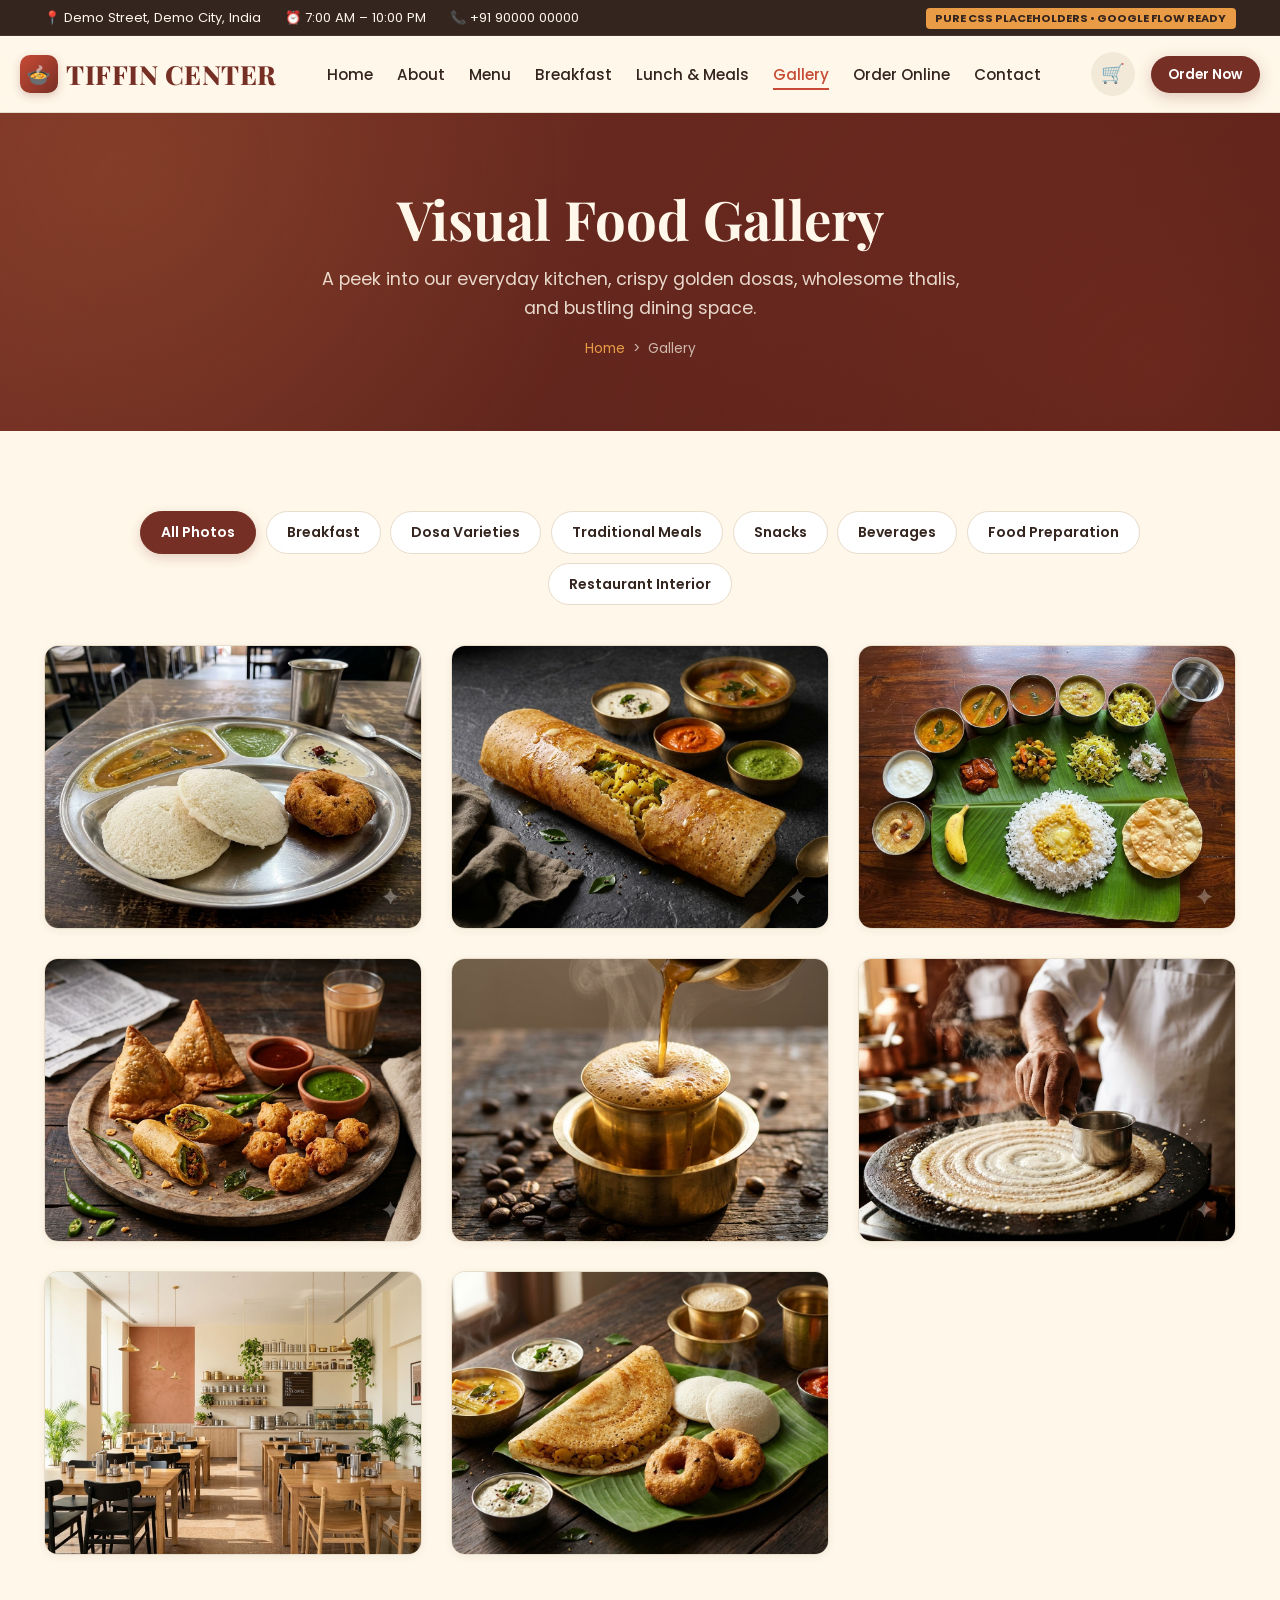
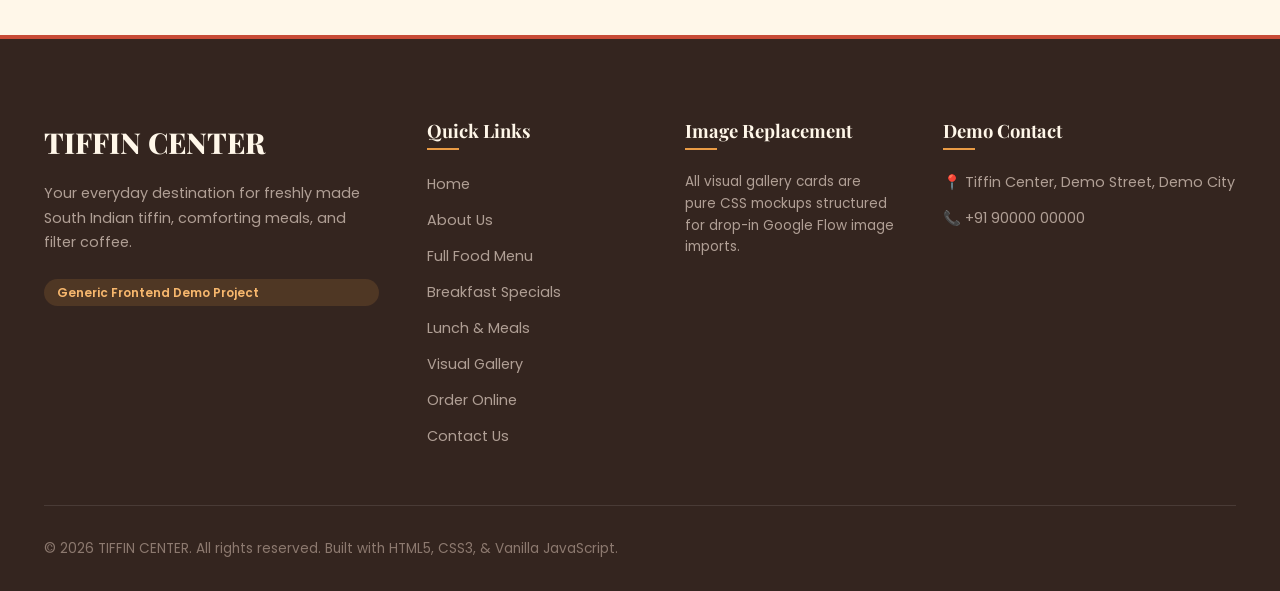
<file: gallery.html>
<!DOCTYPE html>
<html lang="en">
<head>
  <meta charset="UTF-8">
  <meta name="viewport" content="width=device-width, initial-scale=1.0">
  <title>Visual Gallery - Tiffin Center</title>
  <meta name="description" content="Explore our food preparation, authentic crispy dosas, fluffy idlis, traditional meals, and welcoming dining ambiance.">
  
  <link rel="preconnect" href="https://fonts.googleapis.com">
  <link rel="preconnect" href="https://fonts.gstatic.com" crossorigin>
  <link href="https://fonts.googleapis.com/css2?family=Playfair+Display:ital,wght@0,600;0,700;0,800;1,600&family=Poppins:wght@300;400;500;600;700&display=swap" rel="stylesheet">
  <link rel="stylesheet" href="css/style.css">
</head>
<body>

  <!-- Top Bar -->
  <aside class="top-bar">
    <div class="container top-bar-content">
      <div class="top-bar-info">
        <span>📍 Demo Street, Demo City, India</span>
        <span>⏰ 7:00 AM – 10:00 PM</span>
        <span>📞 +91 90000 00000</span>
      </div>
      <div>
        <span class="demo-tag">Pure CSS Placeholders • Google Flow Ready</span>
      </div>
    </div>
  </aside>

  <!-- Navigation -->
  <header class="site-header">
    <div class="container navbar">
      <a href="index.html" class="logo">
        <span class="logo-icon">🍲</span>
        <span>TIFFIN CENTER</span>
      </a>

      <nav aria-label="Main Navigation">
        <ul class="nav-links">
          <li><a href="index.html" class="nav-link">Home</a></li>
          <li><a href="about.html" class="nav-link">About</a></li>
          <li><a href="menu.html" class="nav-link">Menu</a></li>
          <li><a href="breakfast.html" class="nav-link">Breakfast</a></li>
          <li><a href="lunch.html" class="nav-link">Lunch & Meals</a></li>
          <li><a href="gallery.html" class="nav-link active">Gallery</a></li>
          <li><a href="order.html" class="nav-link">Order Online</a></li>
          <li><a href="contact.html" class="nav-link">Contact</a></li>
        </ul>
      </nav>

      <div class="nav-actions">
        <a href="order.html" class="cart-trigger-btn" aria-label="Shopping Cart">
          🛒
          <span class="cart-count-badge" style="display: none;">0</span>
        </a>
        <a href="order.html" class="btn btn-primary btn-sm">Order Now</a>
        <button class="hamburger" aria-label="Toggle navigation menu">
          <span></span><span></span><span></span>
        </button>
      </div>
    </div>
  </header>

  <main>
    <!-- Gallery Hero -->
    <section class="page-hero">
      <div class="container">
        <h1>Visual Food Gallery</h1>
        <p>A peek into our everyday kitchen, crispy golden dosas, wholesome thalis, and bustling dining space.</p>
        <div class="breadcrumb">
          <a href="index.html">Home</a> &gt; <span>Gallery</span>
        </div>
      </div>
    </section>

    <!-- Gallery Section with Category Filters -->
    <section class="section">
      <div class="container">

        <!-- Category Filter Tabs -->
        <div class="filter-bar" id="gallery-filter-bar" style="margin-bottom: 2.5rem;">
          <button class="filter-btn active" data-filter="all">All Photos</button>
          <button class="filter-btn" data-filter="breakfast">Breakfast</button>
          <button class="filter-btn" data-filter="dosa">Dosa Varieties</button>
          <button class="filter-btn" data-filter="meals">Traditional Meals</button>
          <button class="filter-btn" data-filter="snacks">Snacks</button>
          <button class="filter-btn" data-filter="beverages">Beverages</button>
          <button class="filter-btn" data-filter="prep">Food Preparation</button>
          <button class="filter-btn" data-filter="interior">Restaurant Interior</button>
        </div>

        <!-- Gallery Grid -->
        <div class="gallery-grid" id="gallery-container">
          
          <!-- Item 1: Breakfast Idli -->
          <div class="gallery-card reveal" data-category="breakfast" data-index="0" data-title="Steamed Idli & Medu Vada Combo" data-desc="Pillowy soft idlis and crunchy golden medu vada on a traditional compartment plate with fresh chutneys." data-img="assets/images/dish-idli-vada-combo.jpg">
            <div class="ratio-4-3" style="overflow: hidden;">
              <img src="assets/images/dish-idli-vada-combo.jpg" alt="Steamed Idli and Vada Combo" class="gallery-img">
            </div>
            <div class="gallery-overlay">
              <span class="gallery-zoom-icon">🔍</span>
              <h4>Steamed Idli & Vada</h4>
              <p style="font-size: 0.85rem; color: #f3dec2;">Breakfast Favourites</p>
            </div>
          </div>

          <!-- Item 2: Butter Masala Dosa -->
          <div class="gallery-card reveal" data-category="dosa" data-index="1" data-title="Crispy Butter Masala Dosa" data-desc="Golden, paper-thin roasted dosa wrapped around spiced potato masala with three signature chutneys." data-img="assets/images/dish-masala-dosa.jpg">
            <div class="ratio-4-3" style="overflow: hidden;">
              <img src="assets/images/dish-masala-dosa.jpg" alt="Crispy Butter Masala Dosa" class="gallery-img">
            </div>
            <div class="gallery-overlay">
              <span class="gallery-zoom-icon">🔍</span>
              <h4>Crispy Butter Masala Dosa</h4>
              <p style="font-size: 0.85rem; color: #f3dec2;">Dosa Varieties</p>
            </div>
          </div>

          <!-- Item 3: Traditional Meals Thali -->
          <div class="gallery-card reveal" data-category="meals" data-index="2" data-title="South Indian Thali Feast" data-desc="Complete traditional banana-leaf meals platter with aromatic sambar, rasam, kootu, poriyal, payasam, and curd." data-img="assets/images/dish-south-indian-meals.jpg">
            <div class="ratio-4-3" style="overflow: hidden;">
              <img src="assets/images/dish-south-indian-meals.jpg" alt="South Indian Banana Leaf Meals" class="gallery-img">
            </div>
            <div class="gallery-overlay">
              <span class="gallery-zoom-icon">🔍</span>
              <h4>South Indian Thali Feast</h4>
              <p style="font-size: 0.85rem; color: #f3dec2;">Traditional Meals</p>
            </div>
          </div>

          <!-- Item 4: Evening Snacks -->
          <div class="gallery-card reveal" data-category="snacks" data-index="3" data-title="Crispy Samosa, Mirchi Bajji & Punugulu" data-desc="Crispy deep-fried evening street snack platter served with tangy tamarind and mint chutneys and cutting chai." data-img="assets/images/dish-evening-snacks.jpg">
            <div class="ratio-4-3" style="overflow: hidden;">
              <img src="assets/images/dish-evening-snacks.jpg" alt="Hot Evening Snacks Assortment" class="gallery-img">
            </div>
            <div class="gallery-overlay">
              <span class="gallery-zoom-icon">🔍</span>
              <h4>Evening Snack Assortment</h4>
              <p style="font-size: 0.85rem; color: #f3dec2;">Snacks</p>
            </div>
          </div>

          <!-- Item 5: Beverages Filter Coffee -->
          <div class="gallery-card reveal" data-category="beverages" data-index="4" data-title="Traditional Degree Filter Coffee" data-desc="Slow-dripped decoction frothed high in traditional brass dabarah and tumbler with whole roasted coffee beans." data-img="assets/images/dish-filter-coffee.jpg">
            <div class="ratio-4-3" style="overflow: hidden;">
              <img src="assets/images/dish-filter-coffee.jpg" alt="Degree Filter Coffee in Brass Dabarah" class="gallery-img">
            </div>
            <div class="gallery-overlay">
              <span class="gallery-zoom-icon">🔍</span>
              <h4>Degree Filter Coffee</h4>
              <p style="font-size: 0.85rem; color: #f3dec2;">Beverages</p>
            </div>
          </div>

          <!-- Item 6: Food Preparation -->
          <div class="gallery-card reveal" data-category="prep" data-index="5" data-title="Live Tawa Dosa Craft" data-desc="Artisan master spreading golden fermented batter smoothly in a spiral over a sizzling cast-iron flat tawa." data-img="assets/images/food-prep-tawa.jpg">
            <div class="ratio-4-3" style="overflow: hidden;">
              <img src="assets/images/food-prep-tawa.jpg" alt="Live Tawa Dosa Making" class="gallery-img">
            </div>
            <div class="gallery-overlay">
              <span class="gallery-zoom-icon">🔍</span>
              <h4>Live Tawa Roasting</h4>
              <p style="font-size: 0.85rem; color: #f3dec2;">Kitchen Craft</p>
            </div>
          </div>

          <!-- Item 7: Restaurant Interior -->
          <div class="gallery-card reveal" data-category="interior" data-index="6" data-title="Warm Clean Dining Space" data-desc="Sunlit dining hall with solid oak tables, brass ambient lamps, and welcoming Indian hospitality." data-img="assets/images/restaurant-interior.jpg">
            <div class="ratio-4-3" style="overflow: hidden;">
              <img src="assets/images/restaurant-interior.jpg" alt="Clean Restaurant Dining Interior" class="gallery-img">
            </div>
            <div class="gallery-overlay">
              <span class="gallery-zoom-icon">🔍</span>
              <h4>Dining Ambiance</h4>
              <p style="font-size: 0.85rem; color: #f3dec2;">Interior & Atmosphere</p>
            </div>
          </div>

          <!-- Item 8: Breakfast Feast Spread -->
          <div class="gallery-card reveal" data-category="breakfast" data-index="7" data-title="Grand Morning Tiffin Spread" data-desc="A full morning table featuring fresh masala dosa, steamed idlis, medu vadas, sambar, and hot filter coffee." data-img="assets/images/hero-banner.jpg">
            <div class="ratio-4-3" style="overflow: hidden;">
              <img src="assets/images/hero-banner.jpg" alt="Grand Morning Breakfast Spread" class="gallery-img">
            </div>
            <div class="gallery-overlay">
              <span class="gallery-zoom-icon">🔍</span>
              <h4>Grand Breakfast Feast</h4>
              <p style="font-size: 0.85rem; color: #f3dec2;">Signature Feast</p>
            </div>
          </div>

        </div>
      </div>
    </section>

    <!-- Lightbox Modal -->
    <div class="lightbox-modal" id="gallery-lightbox" aria-hidden="true" role="dialog">
      <div class="lightbox-container">
        <button class="lightbox-close-btn" id="lightbox-close-btn" aria-label="Close modal">&times;</button>
        <div style="padding: 1.5rem 1.5rem 0;" id="lightbox-placeholder-view">
          <!-- Lightbox Placeholder Clone rendered here -->
        </div>
        <div class="lightbox-content-box">
          <h3 id="lightbox-title" style="margin-bottom: 0.5rem; color: var(--primary);">Image Title</h3>
          <p id="lightbox-desc" style="font-size: 0.95rem; color: var(--text-muted); margin-bottom: 1.5rem;">Image Description</p>
          <div class="lightbox-controls">
            <button class="btn btn-outline btn-sm" id="lightbox-prev-btn">&larr; Previous</button>
            <span id="lightbox-counter" style="font-size: 0.85rem; color: var(--text-muted); font-weight: 600;">1 / 8</span>
            <button class="btn btn-primary btn-sm" id="lightbox-next-btn">Next &rarr;</button>
          </div>
        </div>
      </div>
    </div>
  </main>

  <!-- Footer -->
  <footer class="site-footer">
    <div class="container">
      <div class="footer-grid">
        <div>
          <a href="index.html" class="footer-logo">TIFFIN CENTER</a>
          <p class="footer-desc">Your everyday destination for freshly made South Indian tiffin, comforting meals, and filter coffee.</p>
          <div class="footer-demo-badge">Generic Frontend Demo Project</div>
        </div>
        <div>
          <h4 class="footer-heading">Quick Links</h4>
          <ul class="footer-links">
            <li><a href="index.html">Home</a></li>
            <li><a href="about.html">About Us</a></li>
            <li><a href="menu.html">Full Food Menu</a></li>
            <li><a href="breakfast.html">Breakfast Specials</a></li>
            <li><a href="lunch.html">Lunch & Meals</a></li>
            <li><a href="gallery.html">Visual Gallery</a></li>
            <li><a href="order.html">Order Online</a></li>
            <li><a href="contact.html">Contact Us</a></li>
          </ul>
        </div>
        <div>
          <h4 class="footer-heading">Image Replacement</h4>
          <p style="font-size: 0.85rem; color: #b09f95;">All visual gallery cards are pure CSS mockups structured for drop-in Google Flow image imports.</p>
        </div>
        <div>
          <h4 class="footer-heading">Demo Contact</h4>
          <p style="font-size: 0.9rem; margin-bottom: 0.8rem; color: #b09f95;">📍 Tiffin Center, Demo Street, Demo City</p>
          <p style="font-size: 0.9rem; color: #b09f95;">📞 +91 90000 00000</p>
        </div>
      </div>
      <div class="footer-bottom">
        <div>&copy; 2026 TIFFIN CENTER. All rights reserved. Built with HTML5, CSS3, & Vanilla JavaScript.</div>
      </div>
    </div>
  </footer>

  <button class="back-to-top" aria-label="Back to top">↑</button>

  <script src="js/script.js"></script>
  <script>
    // Gallery Filter & Lightbox Logic
    document.addEventListener('DOMContentLoaded', () => {
      const filterBtns = document.querySelectorAll('#gallery-filter-bar .filter-btn');
      const cards = Array.from(document.querySelectorAll('.gallery-card'));
      const lightbox = document.getElementById('gallery-lightbox');
      const lightboxPlaceholder = document.getElementById('lightbox-placeholder-view');
      const lightboxTitle = document.getElementById('lightbox-title');
      const lightboxDesc = document.getElementById('lightbox-desc');
      const lightboxCounter = document.getElementById('lightbox-counter');
      const closeBtn = document.getElementById('lightbox-close-btn');
      const prevBtn = document.getElementById('lightbox-prev-btn');
      const nextBtn = document.getElementById('lightbox-next-btn');

      let visibleCards = [...cards];
      let currentIndex = 0;

      // Filter handling
      filterBtns.forEach(btn => {
        btn.addEventListener('click', () => {
          filterBtns.forEach(b => b.classList.remove('active'));
          btn.classList.add('active');
          const filter = btn.getAttribute('data-filter');

          visibleCards = [];
          cards.forEach(card => {
            if (filter === 'all' || card.getAttribute('data-category') === filter) {
              card.style.display = 'block';
              visibleCards.push(card);
            } else {
              card.style.display = 'none';
            }
          });
        });
      });

      // Open Lightbox
      function openLightbox(index) {
        if (visibleCards.length === 0) return;
        currentIndex = (index + visibleCards.length) % visibleCards.length;
        const currentCard = visibleCards[currentIndex];
        
        const imgSrc = currentCard.getAttribute('data-img');
        const imgTitle = currentCard.getAttribute('data-title');

        if (imgSrc) {
          lightboxPlaceholder.innerHTML = `
            <div class="ratio-4-3" style="max-height: 480px; overflow: hidden; border-radius: var(--radius-sm); margin: 0 auto;">
              <img src="${imgSrc}" alt="${imgTitle}" style="width: 100%; height: 100%; object-fit: cover; display: block;">
            </div>
          `;
        } else {
          const placeholder = currentCard.querySelector('.image-placeholder').cloneNode(true);
          lightboxPlaceholder.innerHTML = '';
          lightboxPlaceholder.appendChild(placeholder);
        }

        lightboxTitle.textContent = currentCard.getAttribute('data-title');
        lightboxDesc.textContent = currentCard.getAttribute('data-desc');
        lightboxCounter.textContent = `${currentIndex + 1} / ${visibleCards.length}`;

        lightbox.classList.add('is-active');
        lightbox.setAttribute('aria-hidden', 'false');
        document.body.style.overflow = 'hidden';
      }

      function closeLightbox() {
        lightbox.classList.remove('is-active');
        lightbox.setAttribute('aria-hidden', 'true');
        document.body.style.overflow = '';
      }

      // Card click listener
      cards.forEach(card => {
        card.addEventListener('click', () => {
          const idx = visibleCards.indexOf(card);
          if (idx !== -1) {
            openLightbox(idx);
          }
        });
      });

      // Controls
      closeBtn.addEventListener('click', closeLightbox);
      prevBtn.addEventListener('click', () => openLightbox(currentIndex - 1));
      nextBtn.addEventListener('click', () => openLightbox(currentIndex + 1));

      // Close on backdrop click
      lightbox.addEventListener('click', (e) => {
        if (e.target === lightbox) {
          closeLightbox();
        }
      });

      // Keyboard support
      window.addEventListener('keydown', (e) => {
        if (!lightbox.classList.contains('is-active')) return;
        if (e.key === 'Escape') closeLightbox();
        if (e.key === 'ArrowLeft') openLightbox(currentIndex - 1);
        if (e.key === 'ArrowRight') openLightbox(currentIndex + 1);
      });
    });
  </script>
</body>
</html>
</file>
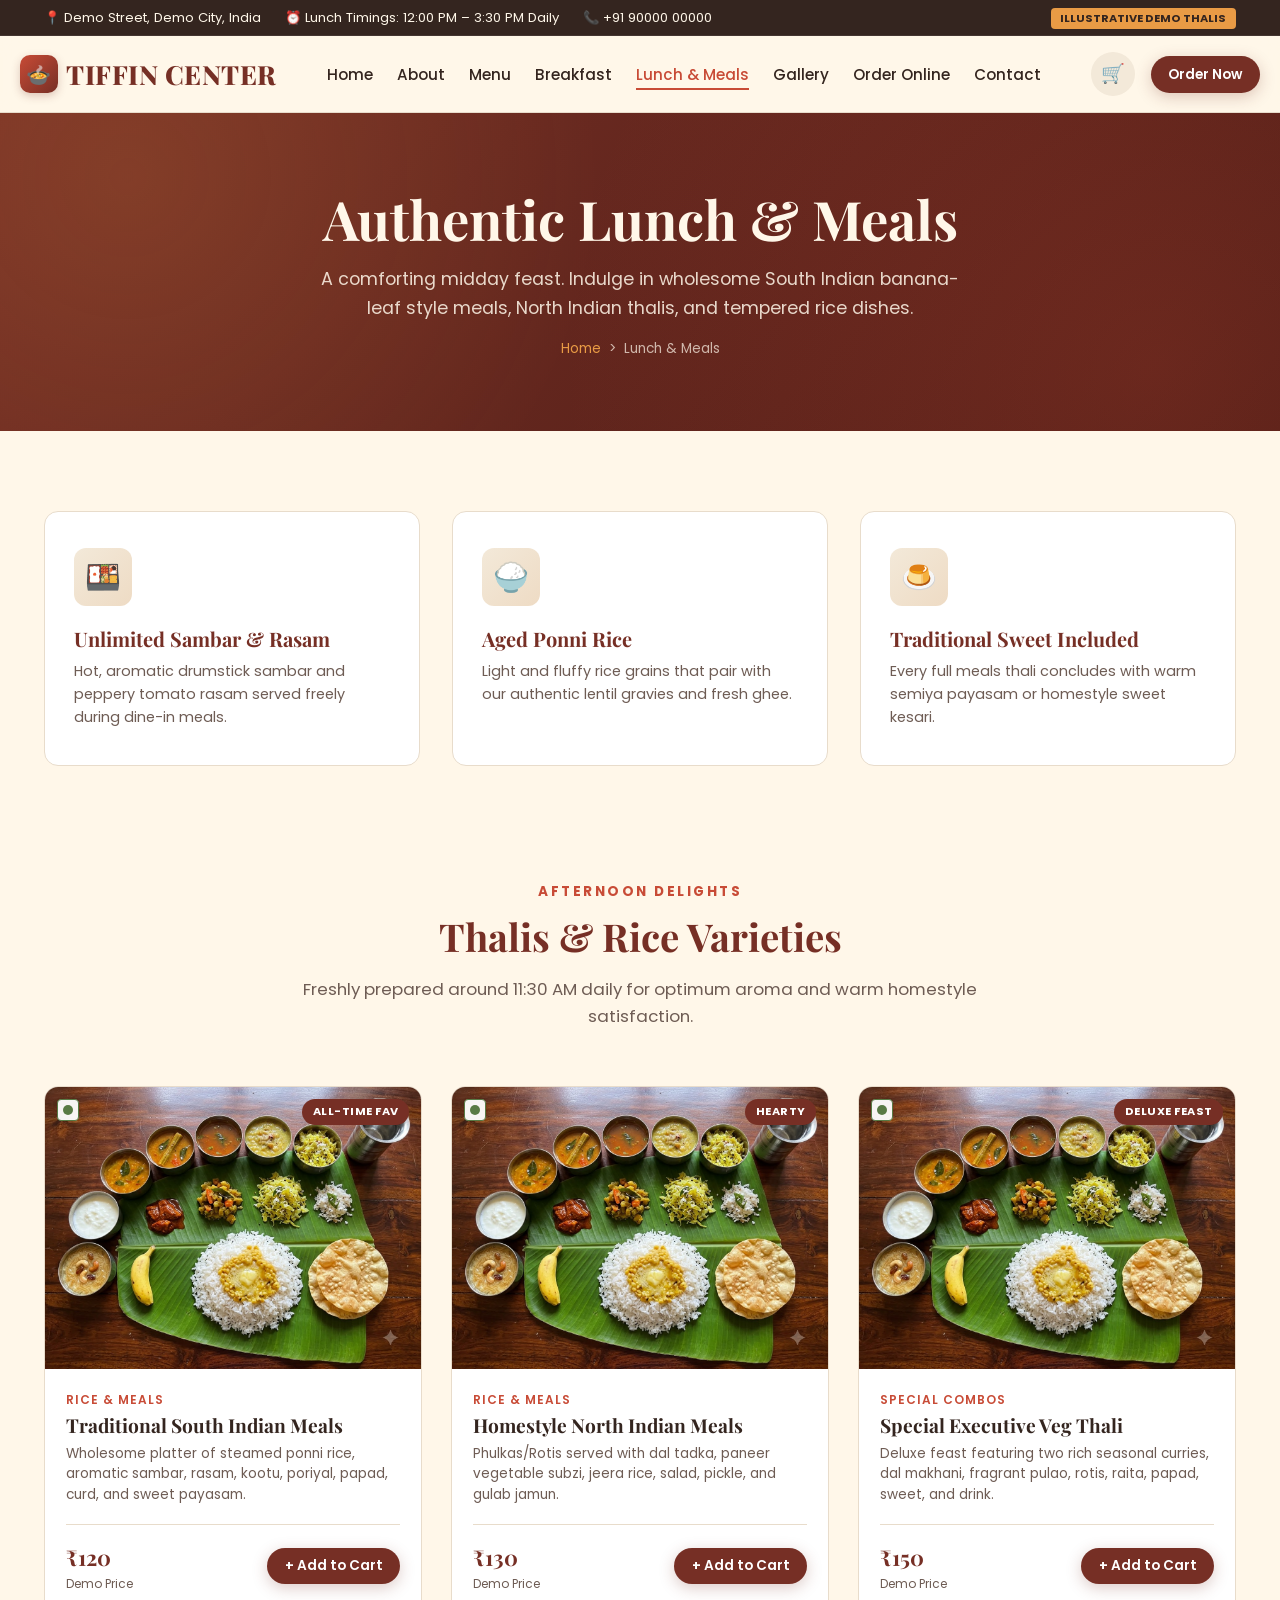
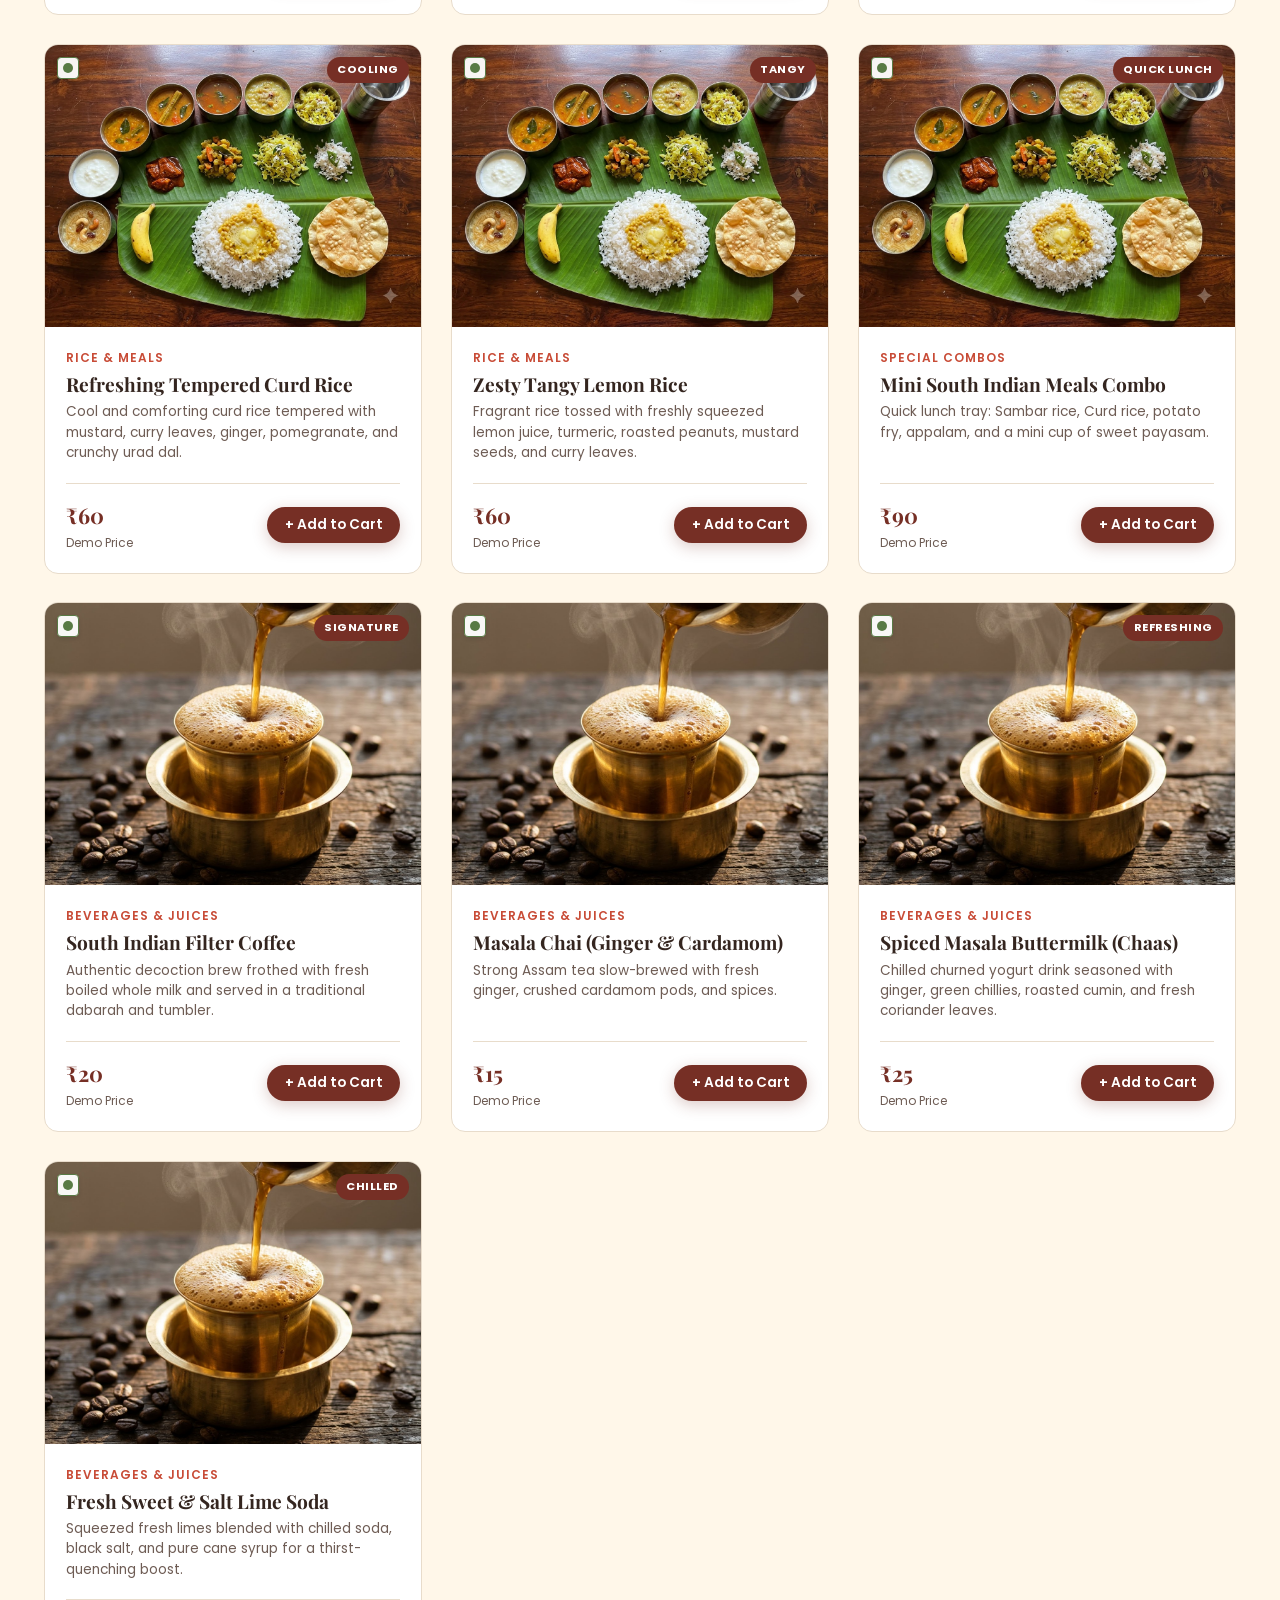
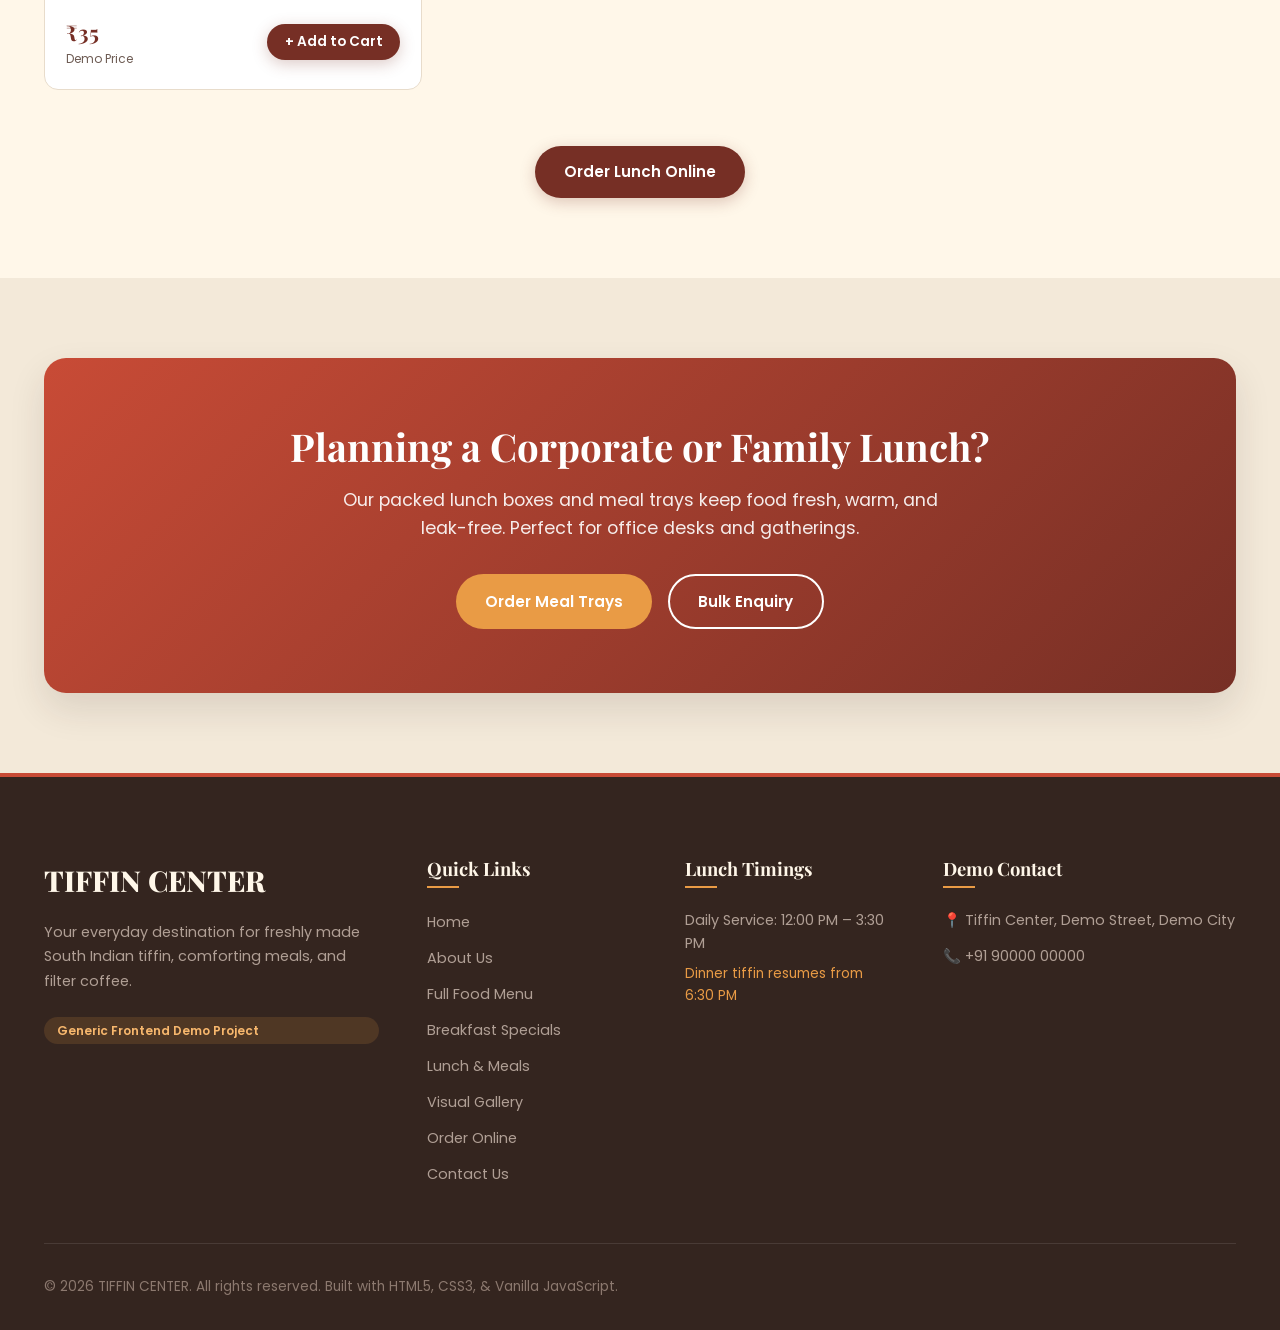
<file: lunch.html>
<!DOCTYPE html>
<html lang="en">
<head>
  <meta charset="UTF-8">
  <meta name="viewport" content="width=device-width, initial-scale=1.0">
  <title>Lunch & Meals - Tiffin Center</title>
  <meta name="description" content="Savour authentic South Indian Meals, homestyle North Indian Thalis, aromatic rice varieties, and daily lunch combos at Tiffin Center.">
  
  <link rel="preconnect" href="https://fonts.googleapis.com">
  <link rel="preconnect" href="https://fonts.gstatic.com" crossorigin>
  <link href="https://fonts.googleapis.com/css2?family=Playfair+Display:ital,wght@0,600;0,700;0,800;1,600&family=Poppins:wght@300;400;500;600;700&display=swap" rel="stylesheet">
  <link rel="stylesheet" href="css/style.css">
</head>
<body>

  <!-- Top Bar -->
  <aside class="top-bar">
    <div class="container top-bar-content">
      <div class="top-bar-info">
        <span>📍 Demo Street, Demo City, India</span>
        <span>⏰ Lunch Timings: 12:00 PM – 3:30 PM Daily</span>
        <span>📞 +91 90000 00000</span>
      </div>
      <div>
        <span class="demo-tag">Illustrative Demo Thalis</span>
      </div>
    </div>
  </aside>

  <!-- Navigation -->
  <header class="site-header">
    <div class="container navbar">
      <a href="index.html" class="logo">
        <span class="logo-icon">🍲</span>
        <span>TIFFIN CENTER</span>
      </a>

      <nav aria-label="Main Navigation">
        <ul class="nav-links">
          <li><a href="index.html" class="nav-link">Home</a></li>
          <li><a href="about.html" class="nav-link">About</a></li>
          <li><a href="menu.html" class="nav-link">Menu</a></li>
          <li><a href="breakfast.html" class="nav-link">Breakfast</a></li>
          <li><a href="lunch.html" class="nav-link active">Lunch & Meals</a></li>
          <li><a href="gallery.html" class="nav-link">Gallery</a></li>
          <li><a href="order.html" class="nav-link">Order Online</a></li>
          <li><a href="contact.html" class="nav-link">Contact</a></li>
        </ul>
      </nav>

      <div class="nav-actions">
        <a href="order.html" class="cart-trigger-btn" aria-label="Shopping Cart">
          🛒
          <span class="cart-count-badge" style="display: none;">0</span>
        </a>
        <a href="order.html" class="btn btn-primary btn-sm">Order Now</a>
        <button class="hamburger" aria-label="Toggle navigation menu">
          <span></span><span></span><span></span>
        </button>
      </div>
    </div>
  </header>

  <main>
    <!-- Lunch Hero -->
    <section class="page-hero">
      <div class="container">
        <h1>Authentic Lunch & Meals</h1>
        <p>A comforting midday feast. Indulge in wholesome South Indian banana-leaf style meals, North Indian thalis, and tempered rice dishes.</p>
        <div class="breadcrumb">
          <a href="index.html">Home</a> &gt; <span>Lunch & Meals</span>
        </div>
      </div>
    </section>

    <!-- Thali Features Highlights -->
    <section class="section" style="padding-bottom: 2rem;">
      <div class="container">
        <div class="features-grid">
          <div class="feature-box reveal">
            <div class="feature-icon-wrapper">🍱</div>
            <h3 class="feature-title">Unlimited Sambar & Rasam</h3>
            <p class="feature-desc">Hot, aromatic drumstick sambar and peppery tomato rasam served freely during dine-in meals.</p>
          </div>
          <div class="feature-box reveal">
            <div class="feature-icon-wrapper">🍚</div>
            <h3 class="feature-title">Aged Ponni Rice</h3>
            <p class="feature-desc">Light and fluffy rice grains that pair with our authentic lentil gravies and fresh ghee.</p>
          </div>
          <div class="feature-box reveal">
            <div class="feature-icon-wrapper">🍮</div>
            <h3 class="feature-title">Traditional Sweet Included</h3>
            <p class="feature-desc">Every full meals thali concludes with warm semiya payasam or homestyle sweet kesari.</p>
          </div>
        </div>
      </div>
    </section>

    <!-- Lunch & Meals Grid -->
    <section class="section">
      <div class="container">
        <div class="section-header mx-auto text-center">
          <span class="section-subtitle">Afternoon Delights</span>
          <h2 class="section-title">Thalis & Rice Varieties</h2>
          <p class="section-desc">Freshly prepared around 11:30 AM daily for optimum aroma and warm homestyle satisfaction.</p>
        </div>

        <div class="food-grid" id="lunch-items-grid">
          <!-- Populated by script -->
        </div>

        <div class="text-center" style="margin-top: 3.5rem;">
          <a href="order.html" class="btn btn-primary">Order Lunch Online</a>
        </div>
      </div>
    </section>

    <!-- Daily Lunch Combos Box -->
    <section class="section section-alt">
      <div class="container">
        <div class="cta-banner reveal">
          <h2>Planning a Corporate or Family Lunch?</h2>
          <p>Our packed lunch boxes and meal trays keep food fresh, warm, and leak-free. Perfect for office desks and gatherings.</p>
          <div style="display: flex; gap: 1rem; justify-content: center; flex-wrap: wrap;">
            <a href="order.html" class="btn btn-accent">Order Meal Trays</a>
            <a href="contact.html" class="btn btn-outline-white">Bulk Enquiry</a>
          </div>
        </div>
      </div>
    </section>
  </main>

  <!-- Footer -->
  <footer class="site-footer">
    <div class="container">
      <div class="footer-grid">
        <div>
          <a href="index.html" class="footer-logo">TIFFIN CENTER</a>
          <p class="footer-desc">Your everyday destination for freshly made South Indian tiffin, comforting meals, and filter coffee.</p>
          <div class="footer-demo-badge">Generic Frontend Demo Project</div>
        </div>
        <div>
          <h4 class="footer-heading">Quick Links</h4>
          <ul class="footer-links">
            <li><a href="index.html">Home</a></li>
            <li><a href="about.html">About Us</a></li>
            <li><a href="menu.html">Full Food Menu</a></li>
            <li><a href="breakfast.html">Breakfast Specials</a></li>
            <li><a href="lunch.html">Lunch & Meals</a></li>
            <li><a href="gallery.html">Visual Gallery</a></li>
            <li><a href="order.html">Order Online</a></li>
            <li><a href="contact.html">Contact Us</a></li>
          </ul>
        </div>
        <div>
          <h4 class="footer-heading">Lunch Timings</h4>
          <p style="font-size: 0.9rem; color: #b09f95;">Daily Service: 12:00 PM – 3:30 PM</p>
          <p style="font-size: 0.85rem; color: var(--accent); margin-top: 0.5rem;">Dinner tiffin resumes from 6:30 PM</p>
        </div>
        <div>
          <h4 class="footer-heading">Demo Contact</h4>
          <p style="font-size: 0.9rem; margin-bottom: 0.8rem; color: #b09f95;">📍 Tiffin Center, Demo Street, Demo City</p>
          <p style="font-size: 0.9rem; color: #b09f95;">📞 +91 90000 00000</p>
        </div>
      </div>
      <div class="footer-bottom">
        <div>&copy; 2026 TIFFIN CENTER. All rights reserved. Built with HTML5, CSS3, & Vanilla JavaScript.</div>
      </div>
    </div>
  </footer>

  <button class="back-to-top" aria-label="Back to top">↑</button>

  <script src="js/script.js"></script>
  <script>
    document.addEventListener('DOMContentLoaded', () => {
      const container = document.getElementById('lunch-items-grid');
      // Filter items where isLunch is true or category is rice-meals
      const lunchItems = MENU_DATA.filter(item => item.isLunch || item.category === 'rice-meals');
      container.innerHTML = lunchItems.map(renderFoodCardHTML).join('');
    });
  </script>
</body>
</html>
</file>
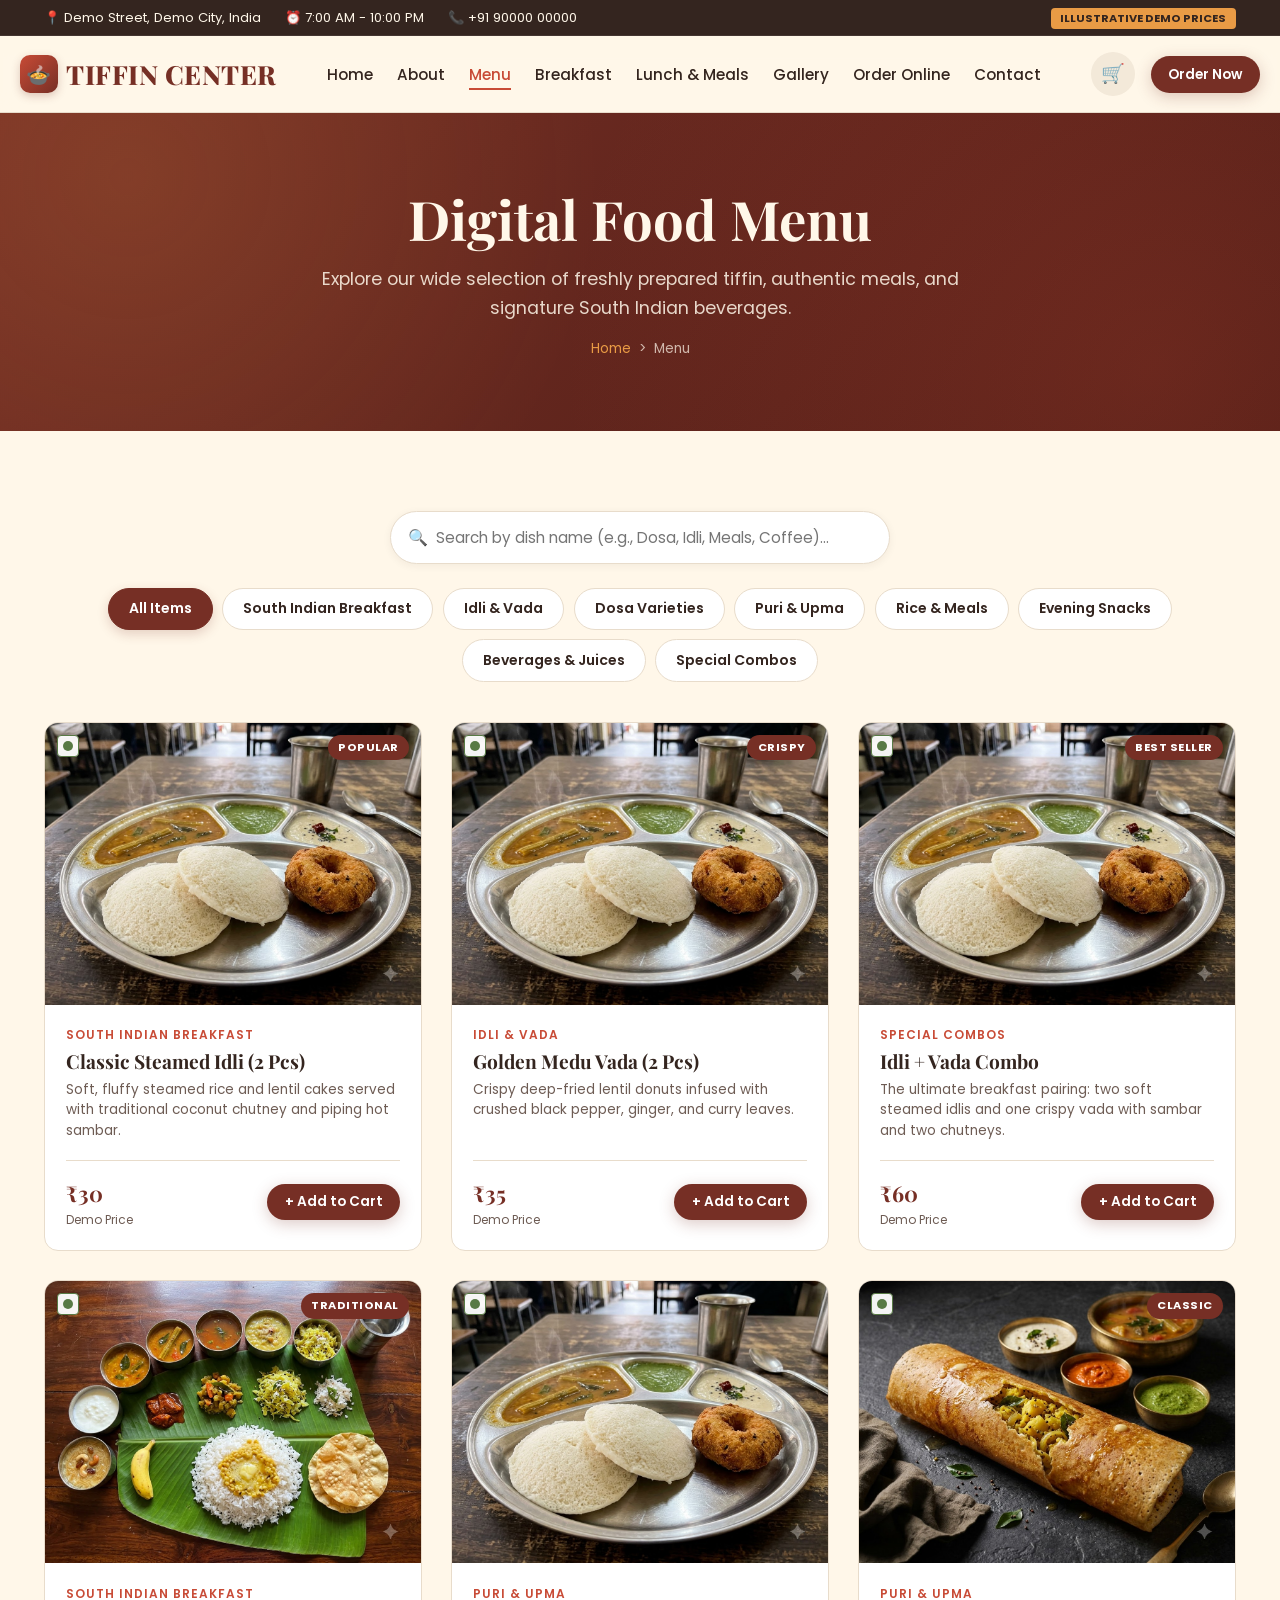
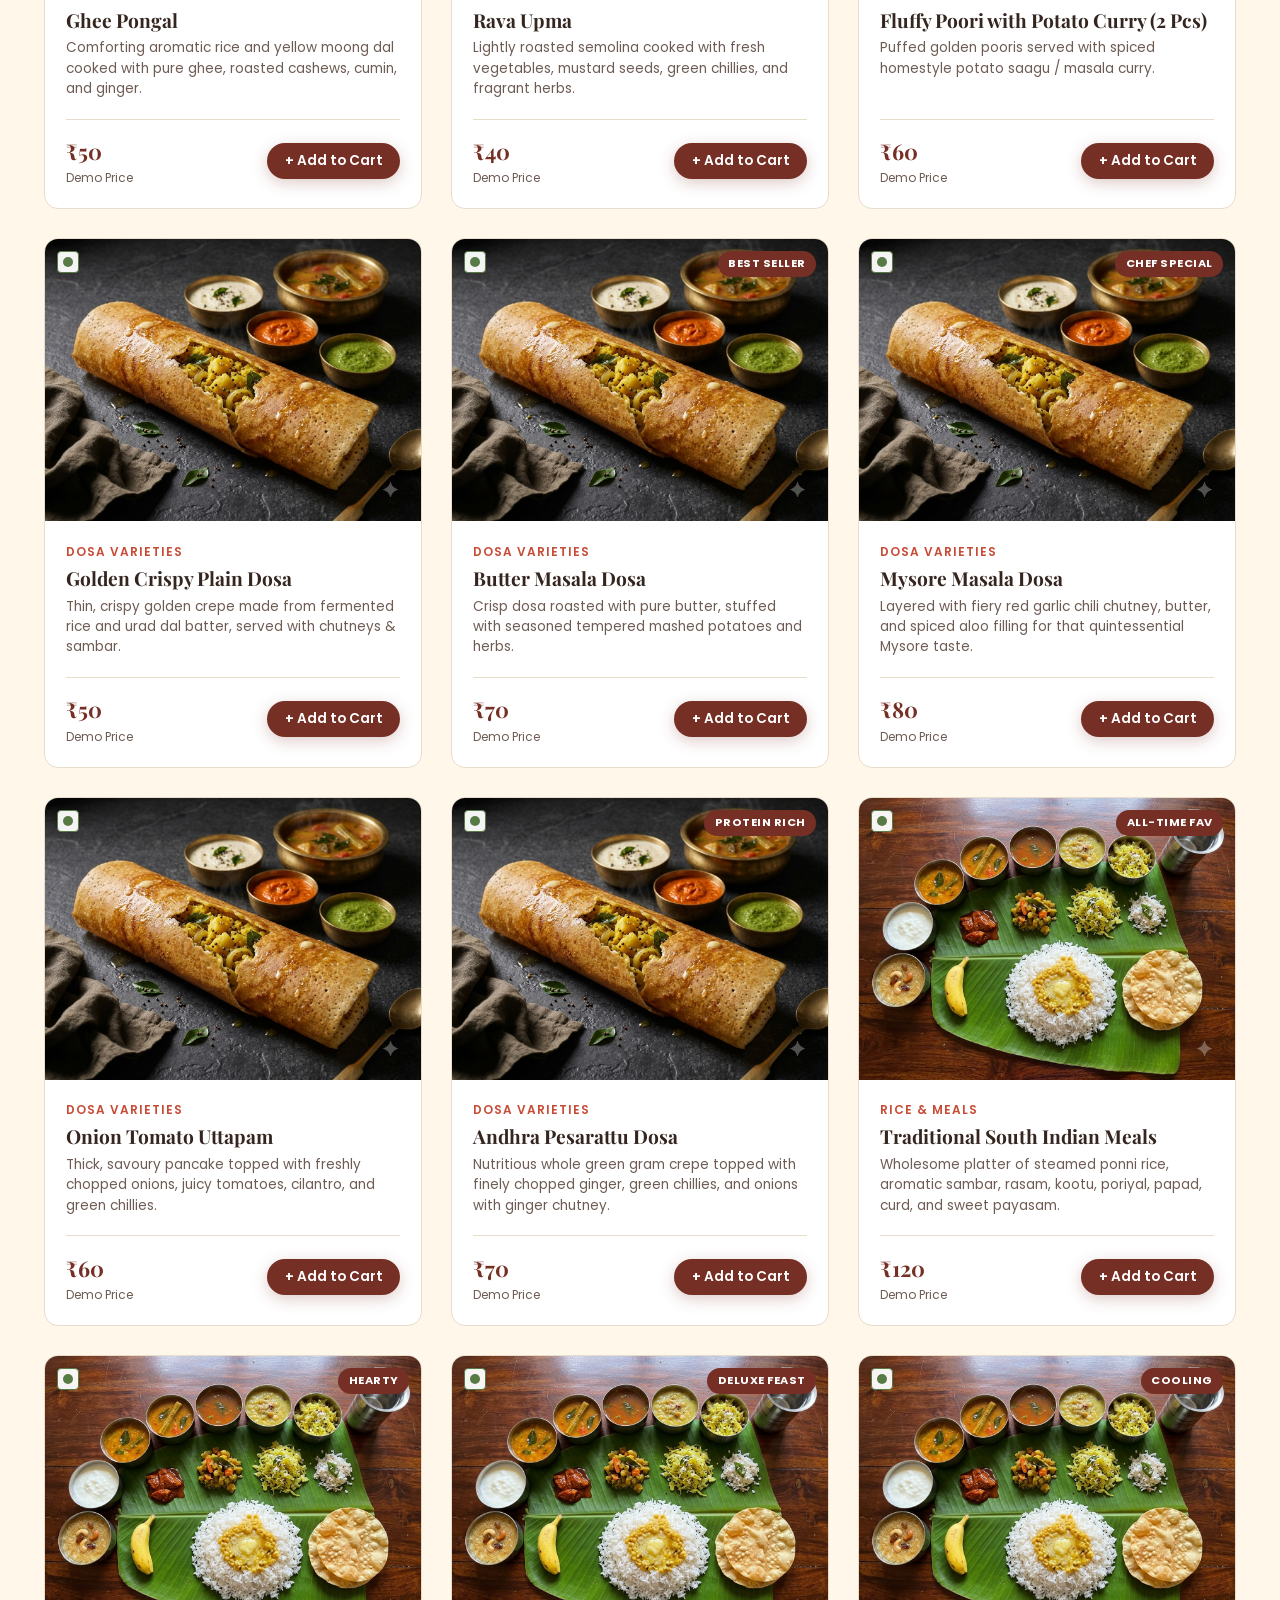
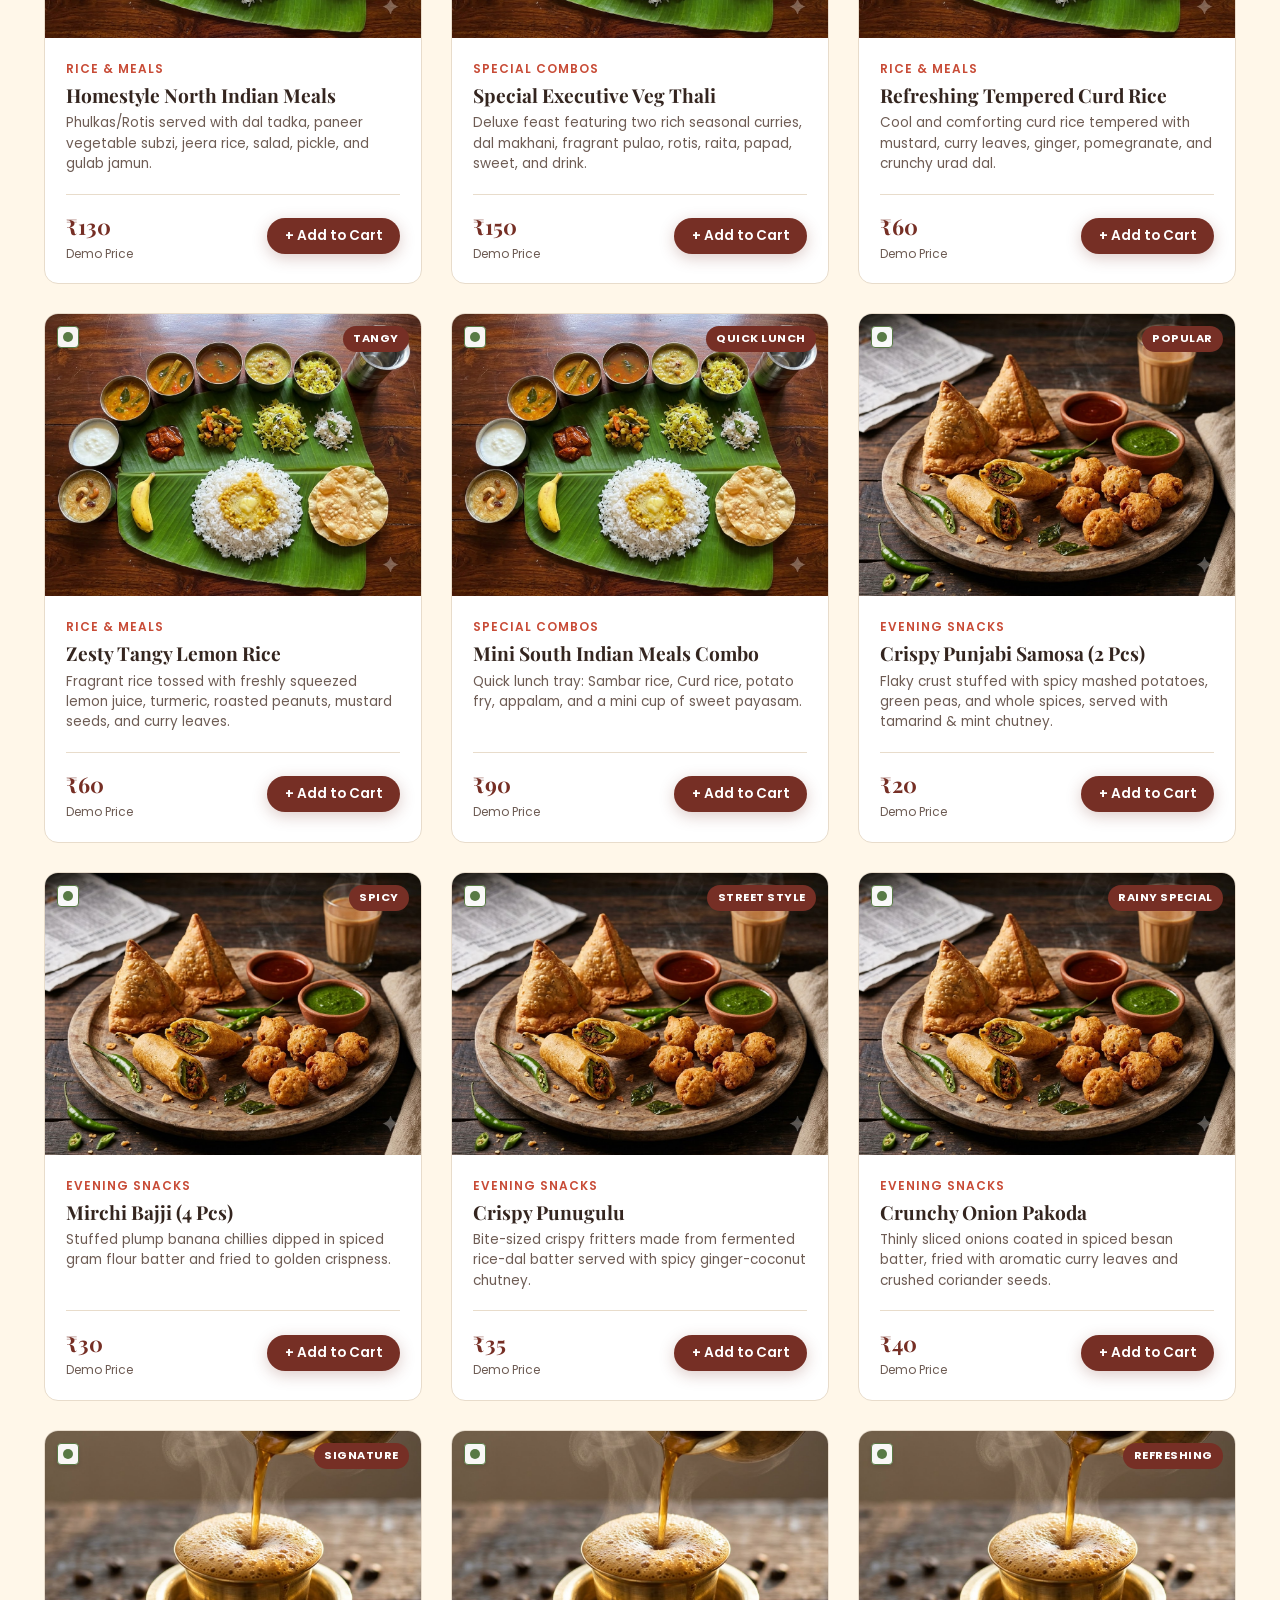
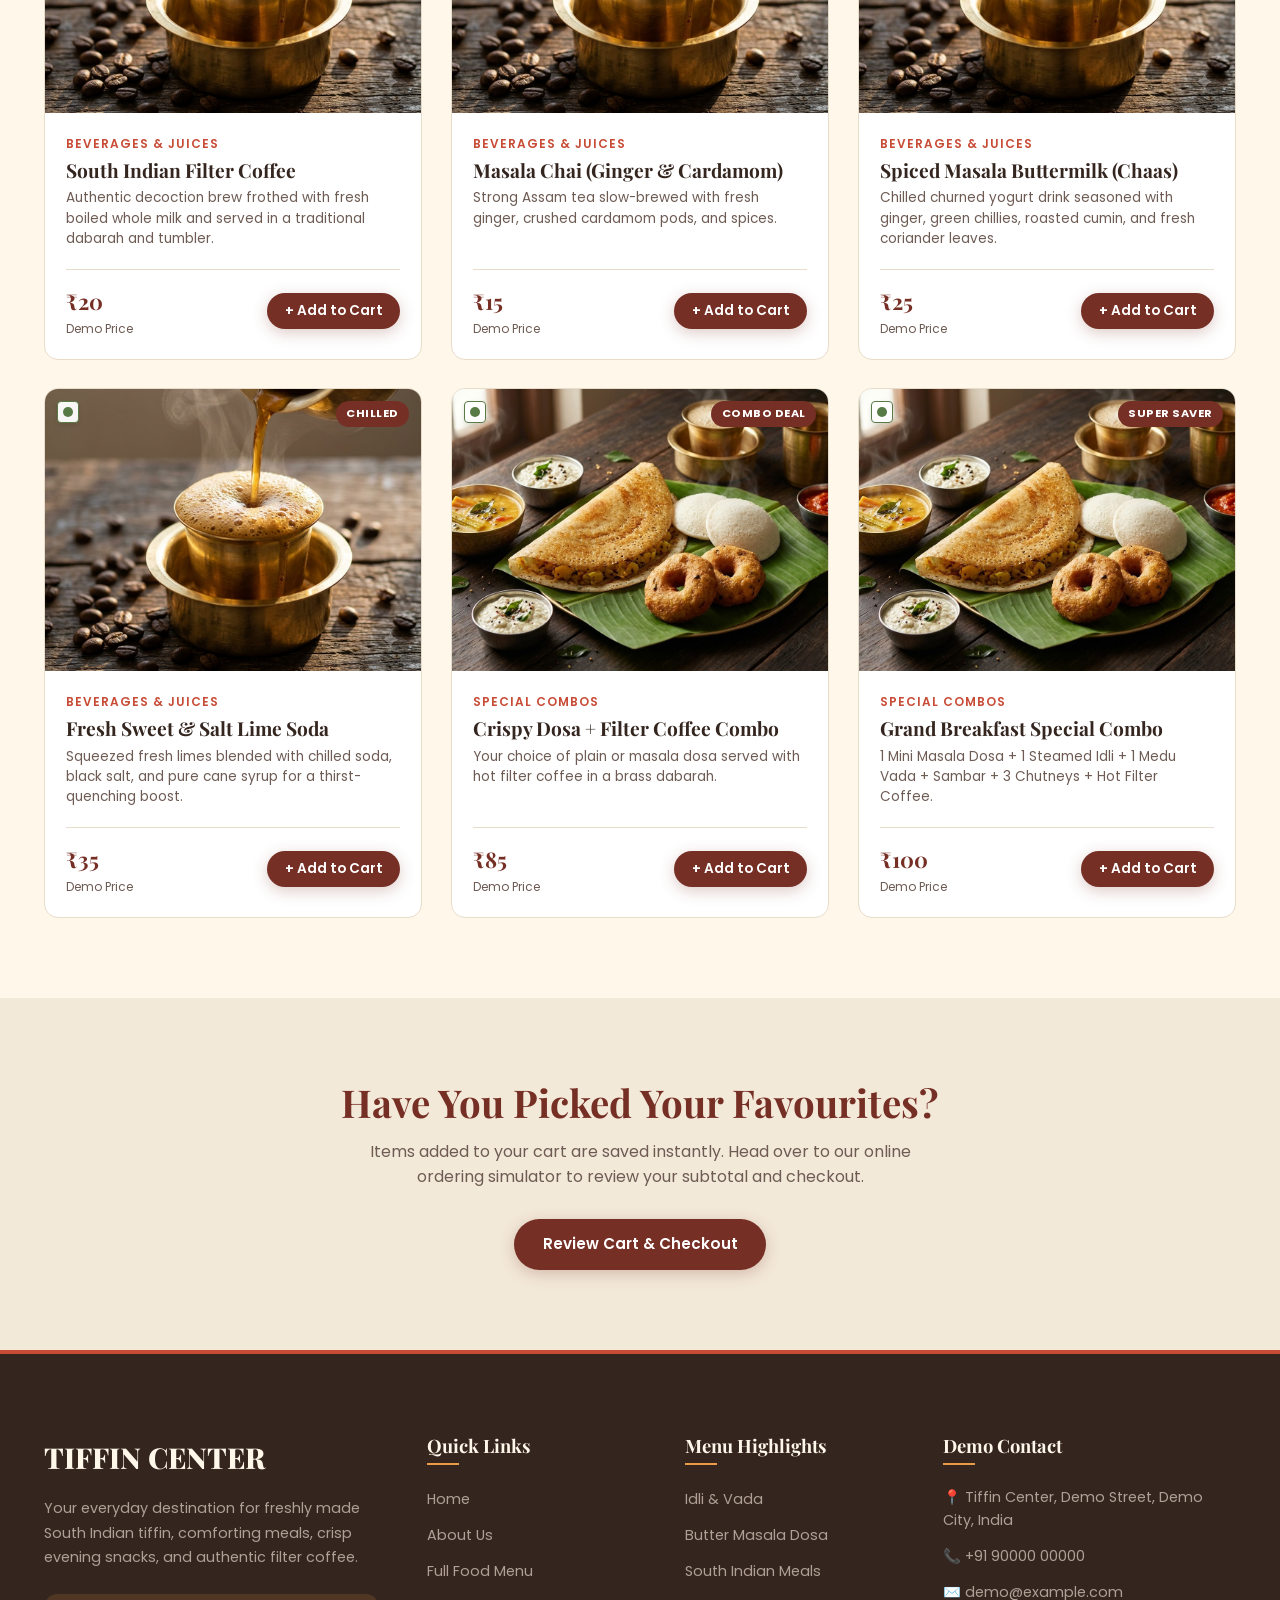
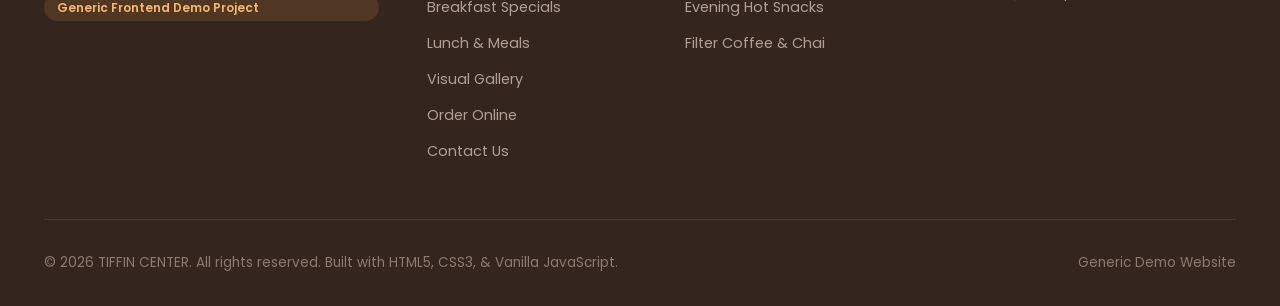
<file: menu.html>
<!DOCTYPE html>
<html lang="en">
<head>
  <meta charset="UTF-8">
  <meta name="viewport" content="width=device-width, initial-scale=1.0">
  <title>Digital Menu - Tiffin Center</title>
  <meta name="description" content="Explore the complete digital food menu at Tiffin Center. South Indian breakfast, dosas, idlis, wholesome meals, thalis, evening snacks, and filter coffee.">
  
  <link rel="preconnect" href="https://fonts.googleapis.com">
  <link rel="preconnect" href="https://fonts.gstatic.com" crossorigin>
  <link href="https://fonts.googleapis.com/css2?family=Playfair+Display:ital,wght@0,600;0,700;0,800;1,600&family=Poppins:wght@300;400;500;600;700&display=swap" rel="stylesheet">
  <link rel="stylesheet" href="css/style.css">
</head>
<body>

  <!-- Top Announcement Bar -->
  <aside class="top-bar">
    <div class="container top-bar-content">
      <div class="top-bar-info">
        <span>📍 Demo Street, Demo City, India</span>
        <span>⏰ 7:00 AM - 10:00 PM</span>
        <span>📞 +91 90000 00000</span>
      </div>
      <div>
        <span class="demo-tag">Illustrative Demo Prices</span>
      </div>
    </div>
  </aside>

  <!-- Sticky Header Navigation -->
  <header class="site-header">
    <div class="container navbar">
      <a href="index.html" class="logo">
        <span class="logo-icon">🍲</span>
        <span>TIFFIN CENTER</span>
      </a>

      <nav aria-label="Main Navigation">
        <ul class="nav-links">
          <li><a href="index.html" class="nav-link">Home</a></li>
          <li><a href="about.html" class="nav-link">About</a></li>
          <li><a href="menu.html" class="nav-link active">Menu</a></li>
          <li><a href="breakfast.html" class="nav-link">Breakfast</a></li>
          <li><a href="lunch.html" class="nav-link">Lunch & Meals</a></li>
          <li><a href="gallery.html" class="nav-link">Gallery</a></li>
          <li><a href="order.html" class="nav-link">Order Online</a></li>
          <li><a href="contact.html" class="nav-link">Contact</a></li>
        </ul>
      </nav>

      <div class="nav-actions">
        <a href="order.html" class="cart-trigger-btn" aria-label="Shopping Cart">
          🛒
          <span class="cart-count-badge" style="display: none;">0</span>
        </a>
        <a href="order.html" class="btn btn-primary btn-sm">Order Now</a>
        <button class="hamburger" aria-label="Toggle navigation menu">
          <span></span><span></span><span></span>
        </button>
      </div>
    </div>
  </header>

  <main>
    <!-- Page Hero Banner -->
    <section class="page-hero">
      <div class="container">
        <h1>Digital Food Menu</h1>
        <p>Explore our wide selection of freshly prepared tiffin, authentic meals, and signature South Indian beverages.</p>
        <div class="breadcrumb">
          <a href="index.html">Home</a> &gt; <span>Menu</span>
        </div>
      </div>
    </section>

    <!-- Interactive Food Menu Section -->
    <section class="section">
      <div class="container">
        
        <!-- Controls: Category Filters & Search -->
        <div class="menu-controls">
          <div class="search-box-wrapper">
            <span class="search-icon">🔍</span>
            <input type="text" id="menu-search-input" class="search-input" placeholder="Search by dish name (e.g., Dosa, Idli, Meals, Coffee)..." aria-label="Search menu items">
          </div>

          <div class="filter-bar" style="margin-top: 1.5rem;" id="category-filter-bar">
            <button class="filter-btn active" data-category="all">All Items</button>
            <button class="filter-btn" data-category="south-indian-breakfast">South Indian Breakfast</button>
            <button class="filter-btn" data-category="idli-vada">Idli & Vada</button>
            <button class="filter-btn" data-category="dosa-varieties">Dosa Varieties</button>
            <button class="filter-btn" data-category="puri-upma">Puri & Upma</button>
            <button class="filter-btn" data-category="rice-meals">Rice & Meals</button>
            <button class="filter-btn" data-category="evening-snacks">Evening Snacks</button>
            <button class="filter-btn" data-category="beverages-juices">Beverages & Juices</button>
            <button class="filter-btn" data-category="special-combos">Special Combos</button>
          </div>
        </div>

        <!-- Food Items Grid (Rendered by JS) -->
        <div class="food-grid" id="menu-items-grid">
          <!-- Dynamically populated from MENU_DATA -->
        </div>

        <!-- No Results Fallback -->
        <div id="no-results-msg" style="display: none; text-align: center; padding: 4rem 1rem;">
          <div style="font-size: 3rem; margin-bottom: 0.5rem;">🔍</div>
          <h3>No matching food items found</h3>
          <p style="color: var(--text-muted); margin-bottom: 1.5rem;">Try searching for something else like "Dosa", "Idli", "Samosa", or clear the filter.</p>
          <button class="btn btn-outline" id="reset-filter-btn">Reset All Filters</button>
        </div>

      </div>
    </section>

    <!-- Quick Ordering Banner -->
    <section class="section section-alt">
      <div class="container text-center">
        <h2 style="margin-bottom: 0.8rem;">Have You Picked Your Favourites?</h2>
        <p style="max-width: 600px; margin: 0 auto 1.8rem; color: var(--text-muted);">
          Items added to your cart are saved instantly. Head over to our online ordering simulator to review your subtotal and checkout.
        </p>
        <a href="order.html" class="btn btn-primary">Review Cart & Checkout</a>
      </div>
    </section>
  </main>

  <!-- Global Footer -->
  <footer class="site-footer">
    <div class="container">
      <div class="footer-grid">
        <div>
          <a href="index.html" class="footer-logo">TIFFIN CENTER</a>
          <p class="footer-desc">
            Your everyday destination for freshly made South Indian tiffin, comforting meals, crisp evening snacks, and authentic filter coffee.
          </p>
          <div class="footer-demo-badge">Generic Frontend Demo Project</div>
        </div>

        <div>
          <h4 class="footer-heading">Quick Links</h4>
          <ul class="footer-links">
            <li><a href="index.html">Home</a></li>
            <li><a href="about.html">About Us</a></li>
            <li><a href="menu.html">Full Food Menu</a></li>
            <li><a href="breakfast.html">Breakfast Specials</a></li>
            <li><a href="lunch.html">Lunch & Meals</a></li>
            <li><a href="gallery.html">Visual Gallery</a></li>
            <li><a href="order.html">Order Online</a></li>
            <li><a href="contact.html">Contact Us</a></li>
          </ul>
        </div>

        <div>
          <h4 class="footer-heading">Menu Highlights</h4>
          <ul class="footer-links">
            <li><a href="breakfast.html">Idli & Vada</a></li>
            <li><a href="menu.html?cat=dosa-varieties">Butter Masala Dosa</a></li>
            <li><a href="lunch.html">South Indian Meals</a></li>
            <li><a href="menu.html?cat=evening-snacks">Evening Hot Snacks</a></li>
            <li><a href="menu.html?cat=beverages-juices">Filter Coffee & Chai</a></li>
          </ul>
        </div>

        <div>
          <h4 class="footer-heading">Demo Contact</h4>
          <p style="font-size: 0.9rem; margin-bottom: 0.8rem; color: #b09f95;">📍 Tiffin Center, Demo Street, Demo City, India</p>
          <p style="font-size: 0.9rem; margin-bottom: 0.8rem; color: #b09f95;">📞 +91 90000 00000</p>
          <p style="font-size: 0.9rem; margin-bottom: 0.8rem; color: #b09f95;">✉️ demo@example.com</p>
        </div>
      </div>

      <div class="footer-bottom">
        <div>&copy; 2026 TIFFIN CENTER. All rights reserved. Built with HTML5, CSS3, & Vanilla JavaScript.</div>
        <div><span>Generic Demo Website</span></div>
      </div>
    </div>
  </footer>

  <button class="back-to-top" aria-label="Back to top">↑</button>

  <script src="js/script.js"></script>
  <script>
    // Menu Page Specific Script: Filtering and Search
    document.addEventListener('DOMContentLoaded', () => {
      const grid = document.getElementById('menu-items-grid');
      const searchInput = document.getElementById('menu-search-input');
      const filterBtns = document.querySelectorAll('#category-filter-bar .filter-btn');
      const noResults = document.getElementById('no-results-msg');
      const resetBtn = document.getElementById('reset-filter-btn');

      let currentCategory = 'all';
      let currentQuery = '';

      // Check URL search params for category
      const urlParams = new URLSearchParams(window.location.search);
      const initialCat = urlParams.get('cat');
      if (initialCat) {
        currentCategory = initialCat;
        filterBtns.forEach(btn => {
          if (btn.getAttribute('data-category') === initialCat) {
            btn.classList.add('active');
          } else {
            btn.classList.remove('active');
          }
        });
      }

      function renderFilteredMenu() {
        const filtered = MENU_DATA.filter(item => {
          const matchCat = (currentCategory === 'all') || (item.category === currentCategory);
          const matchQuery = !currentQuery || 
            item.name.toLowerCase().includes(currentQuery) || 
            item.desc.toLowerCase().includes(currentQuery) ||
            item.categoryLabel.toLowerCase().includes(currentQuery);
          return matchCat && matchQuery;
        });

        if (filtered.length === 0) {
          grid.innerHTML = '';
          noResults.style.display = 'block';
        } else {
          noResults.style.display = 'none';
          grid.innerHTML = filtered.map(renderFoodCardHTML).join('');
        }
      }

      // Filter button click
      filterBtns.forEach(btn => {
        btn.addEventListener('click', () => {
          filterBtns.forEach(b => b.classList.remove('active'));
          btn.classList.add('active');
          currentCategory = btn.getAttribute('data-category');
          renderFilteredMenu();
        });
      });

      // Search input typing
      searchInput.addEventListener('input', (e) => {
        currentQuery = e.target.value.toLowerCase().trim();
        renderFilteredMenu();
      });

      // Reset filters button
      resetBtn.addEventListener('click', () => {
        searchInput.value = '';
        currentQuery = '';
        currentCategory = 'all';
        filterBtns.forEach(b => b.classList.remove('active'));
        filterBtns[0].classList.add('active');
        renderFilteredMenu();
      });

      // Initial Render
      renderFilteredMenu();
    });
  </script>
</body>
</html>
</file>
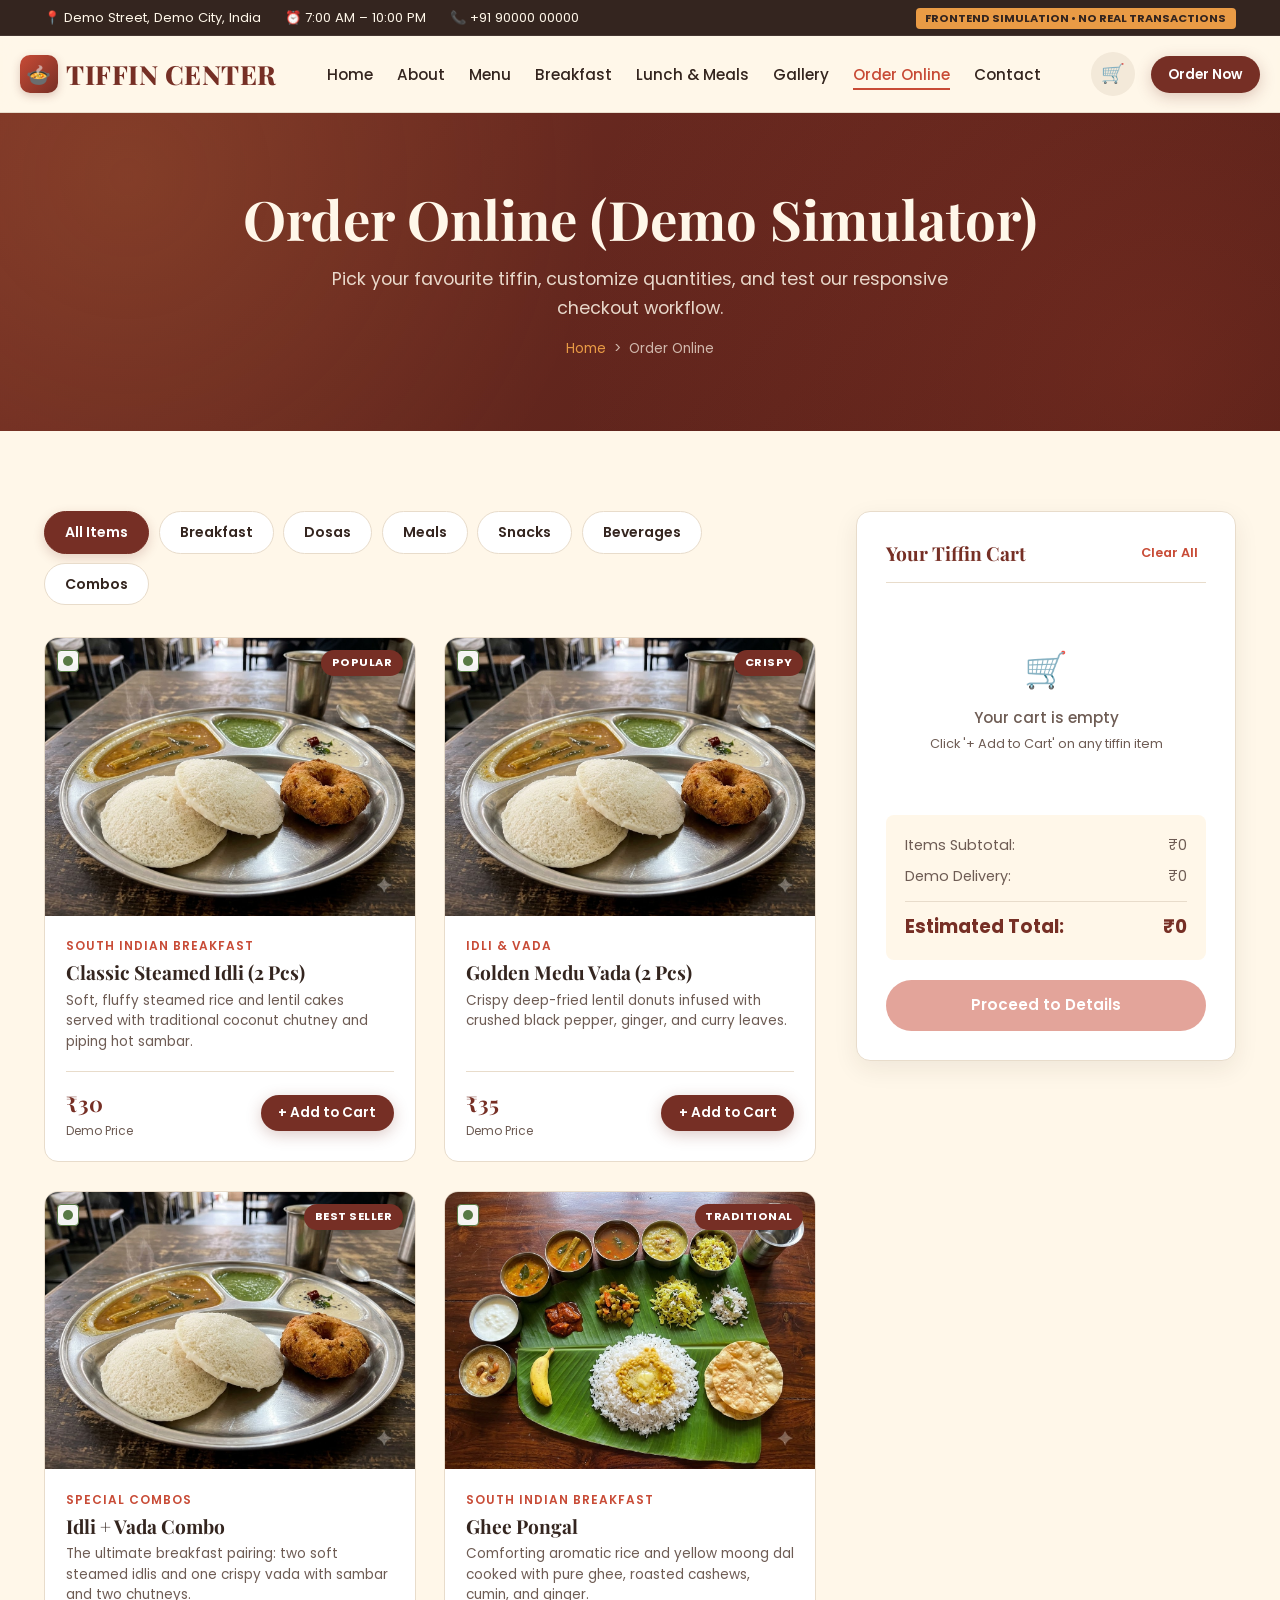
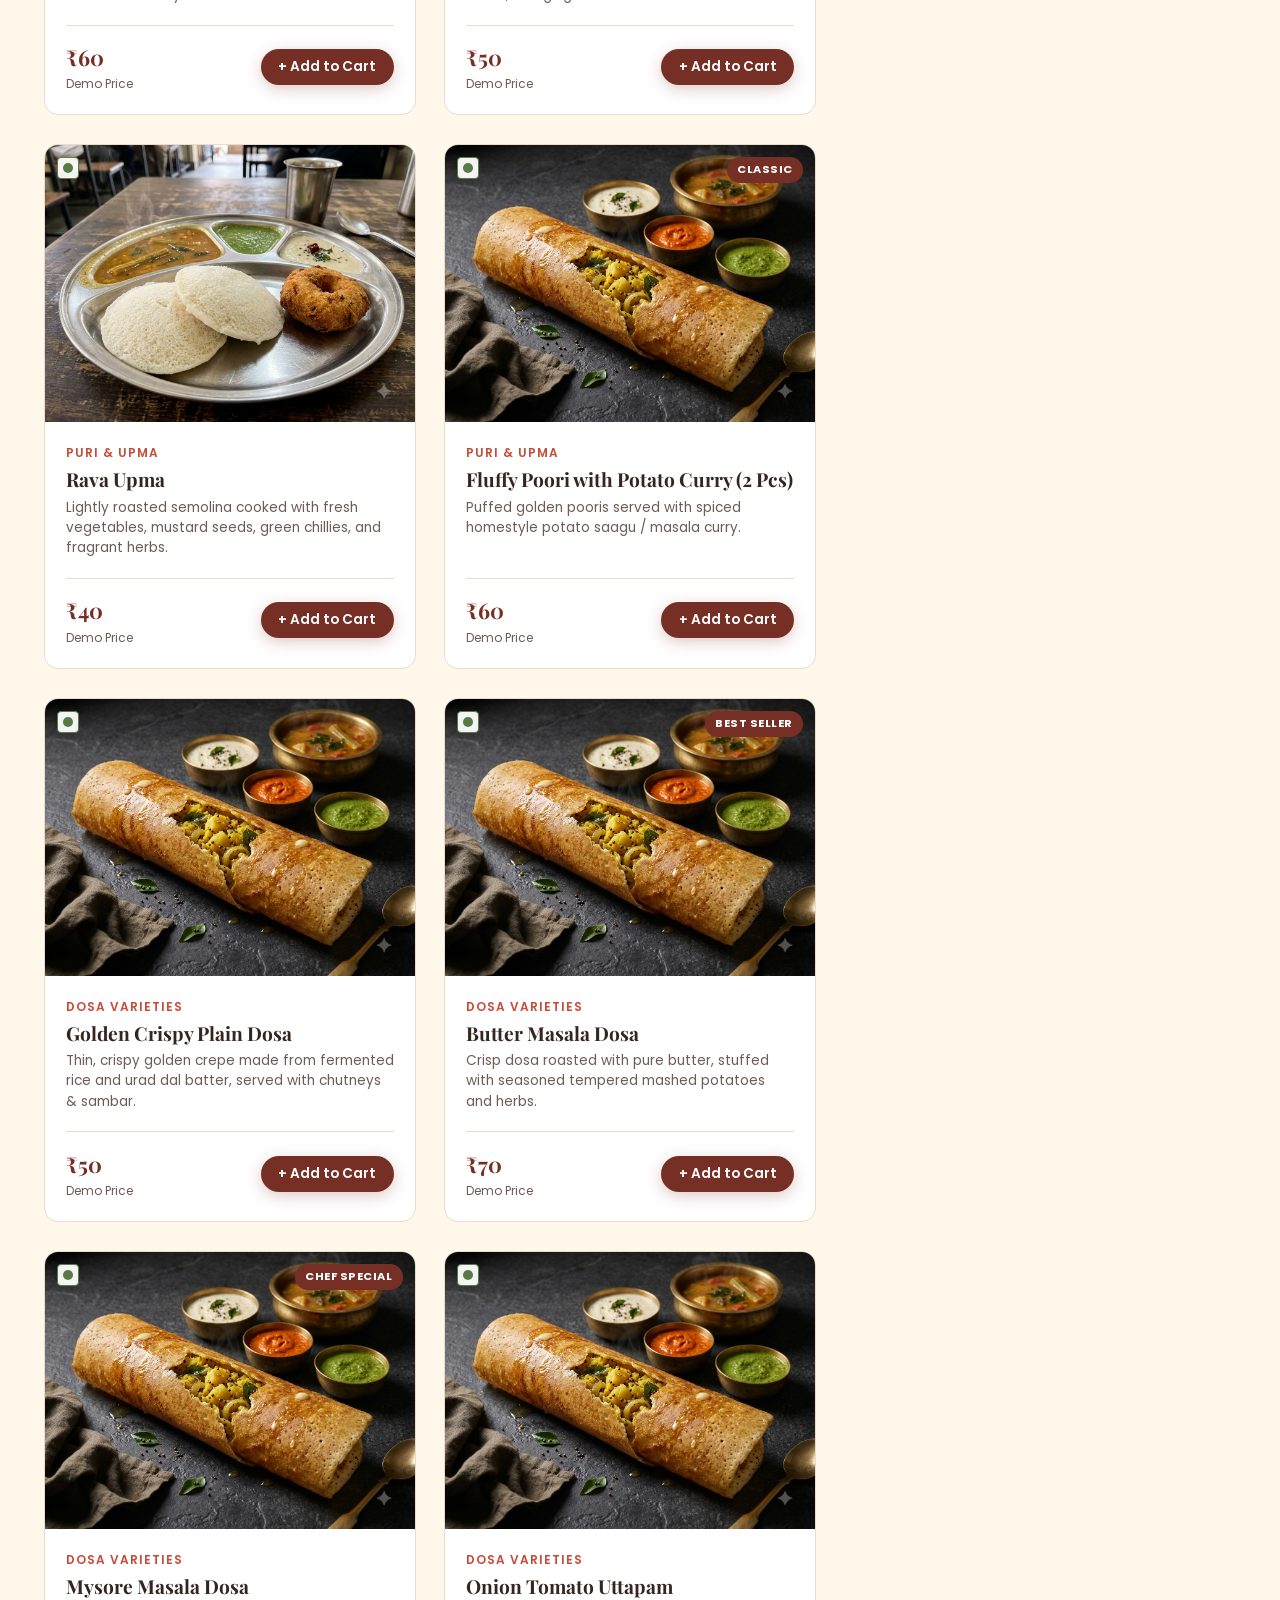
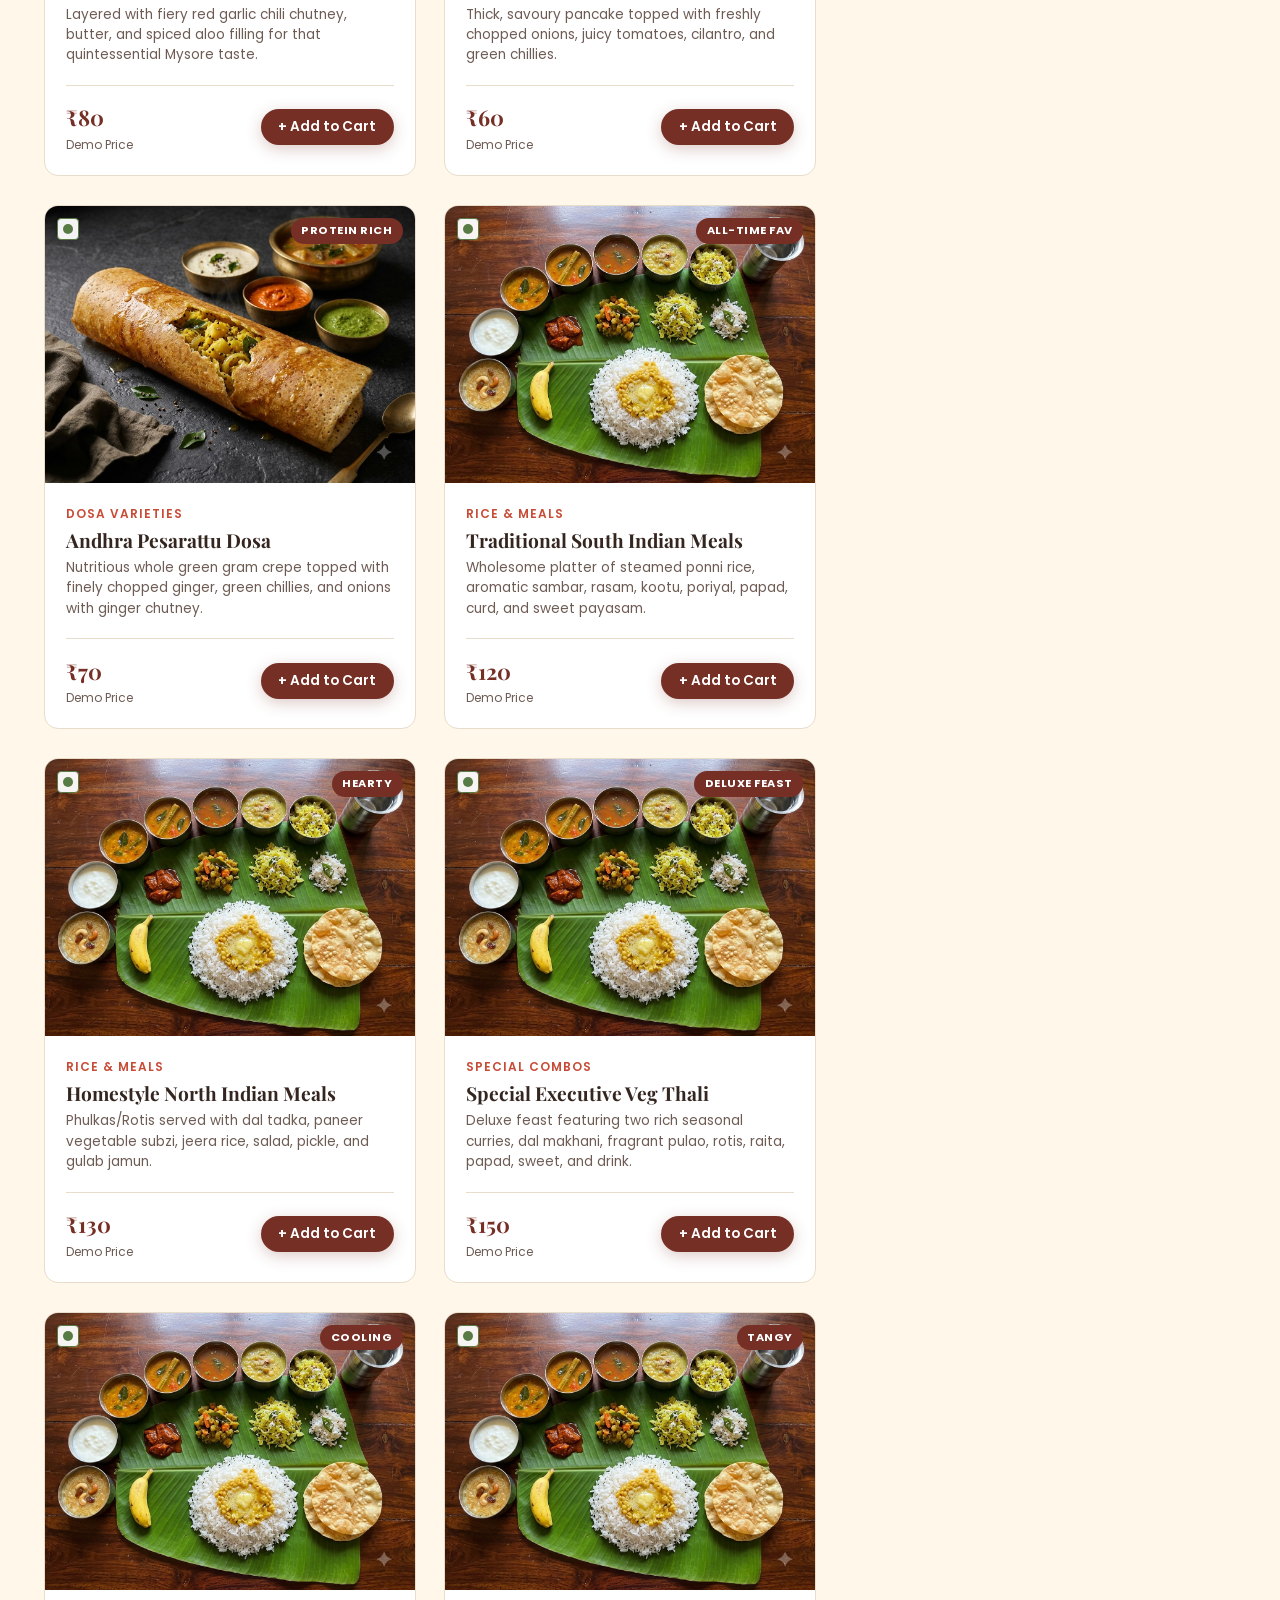
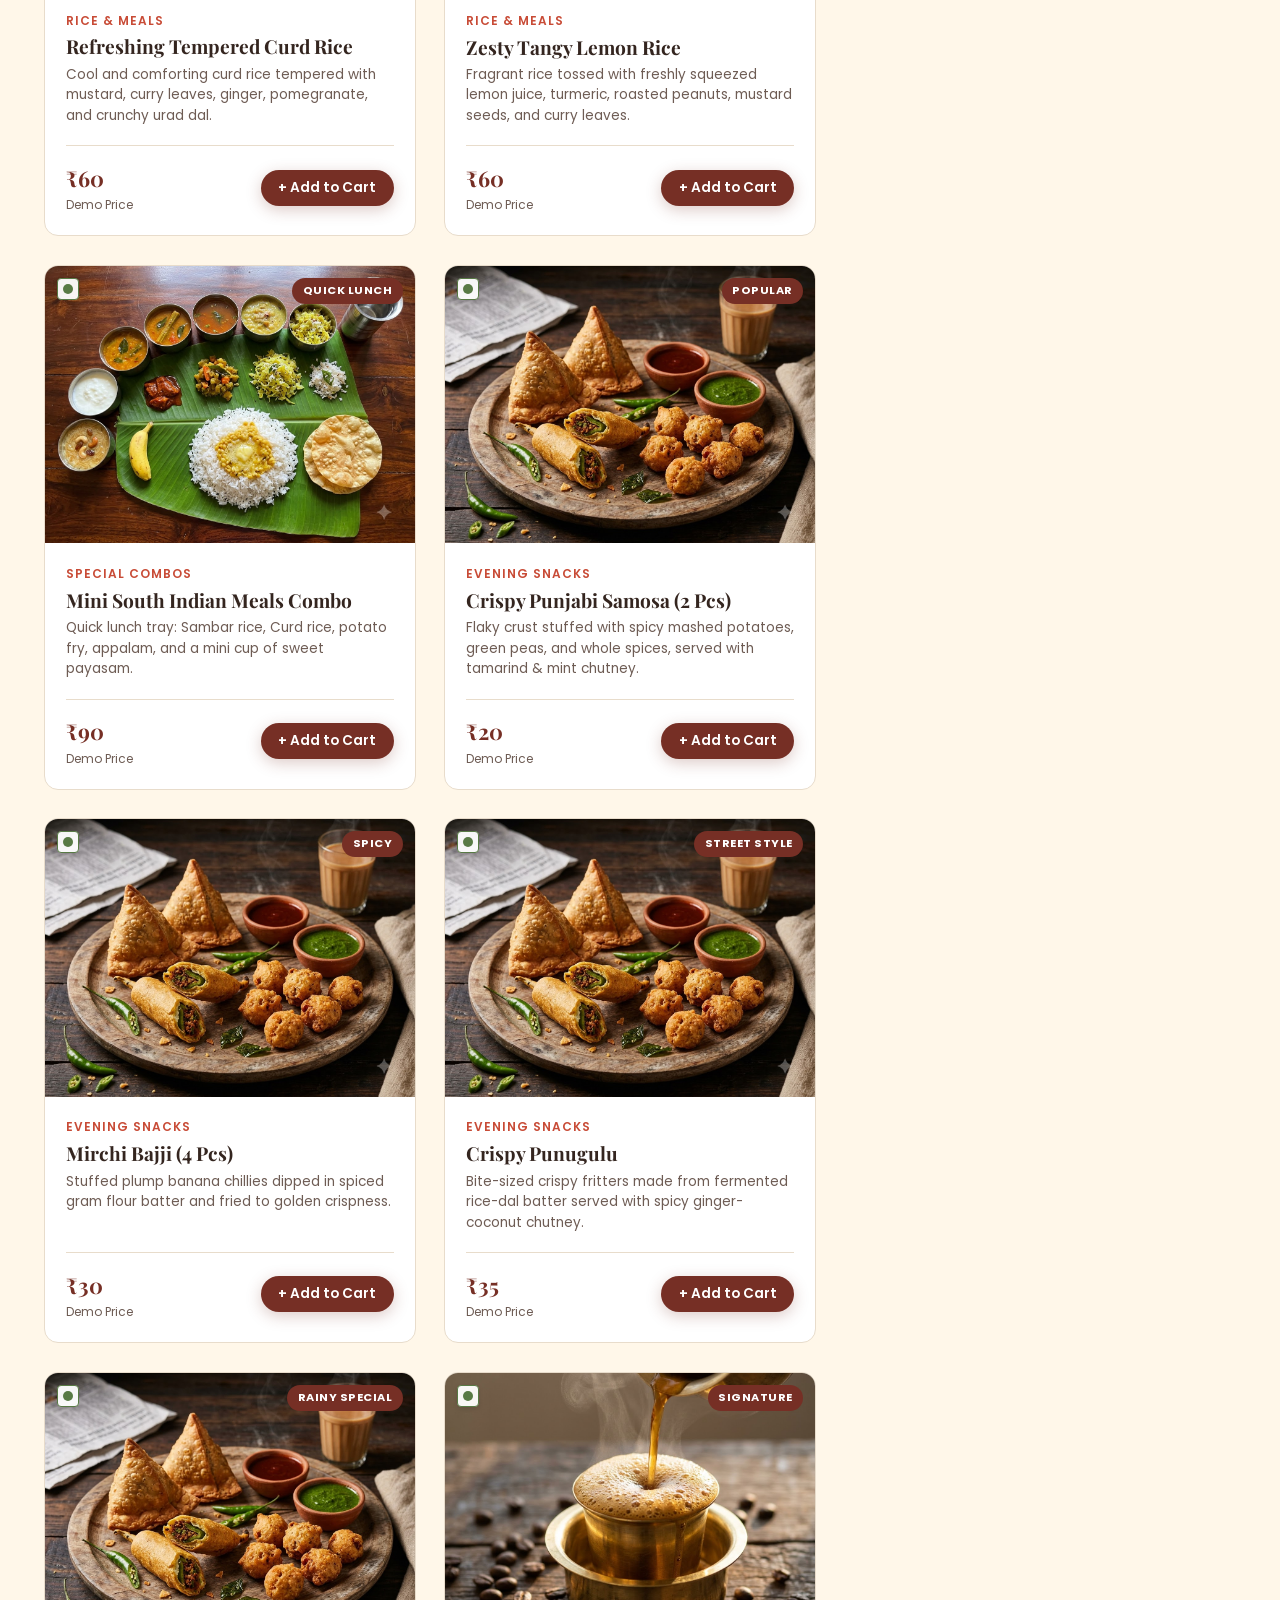
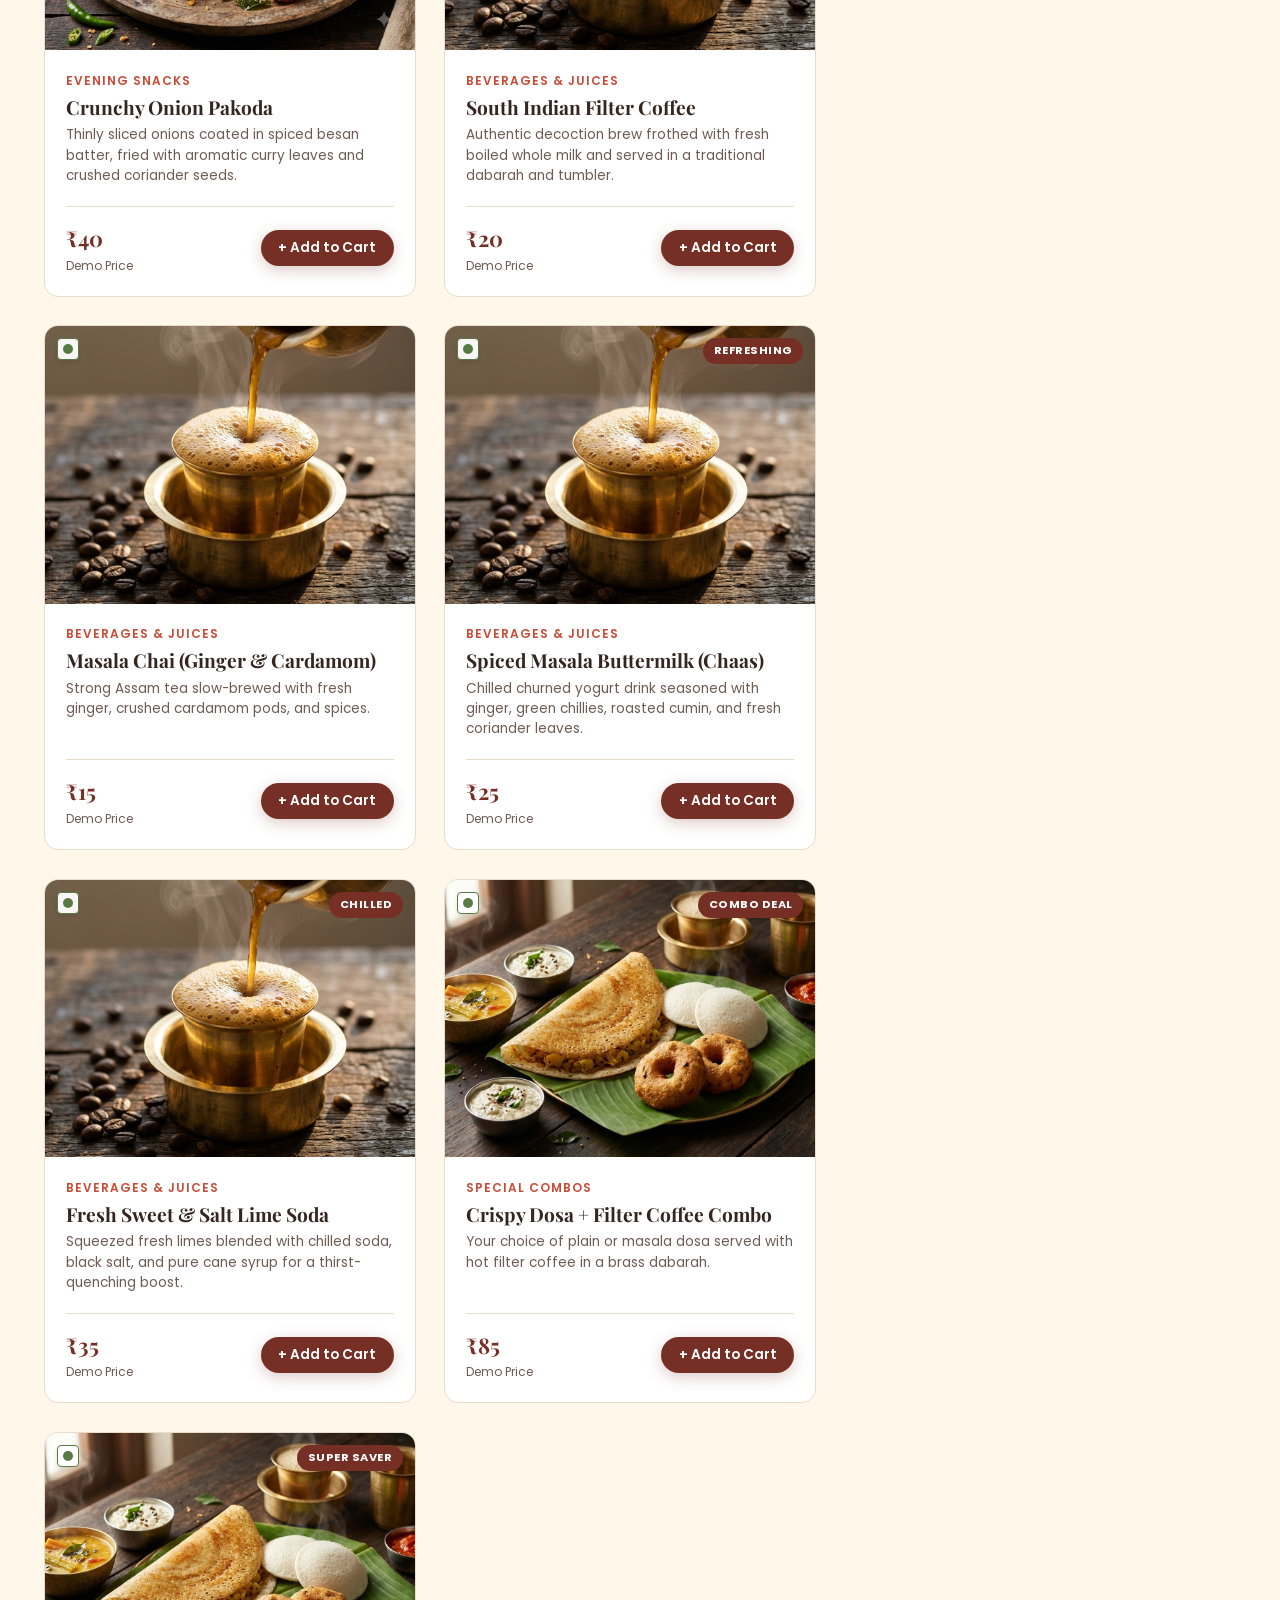
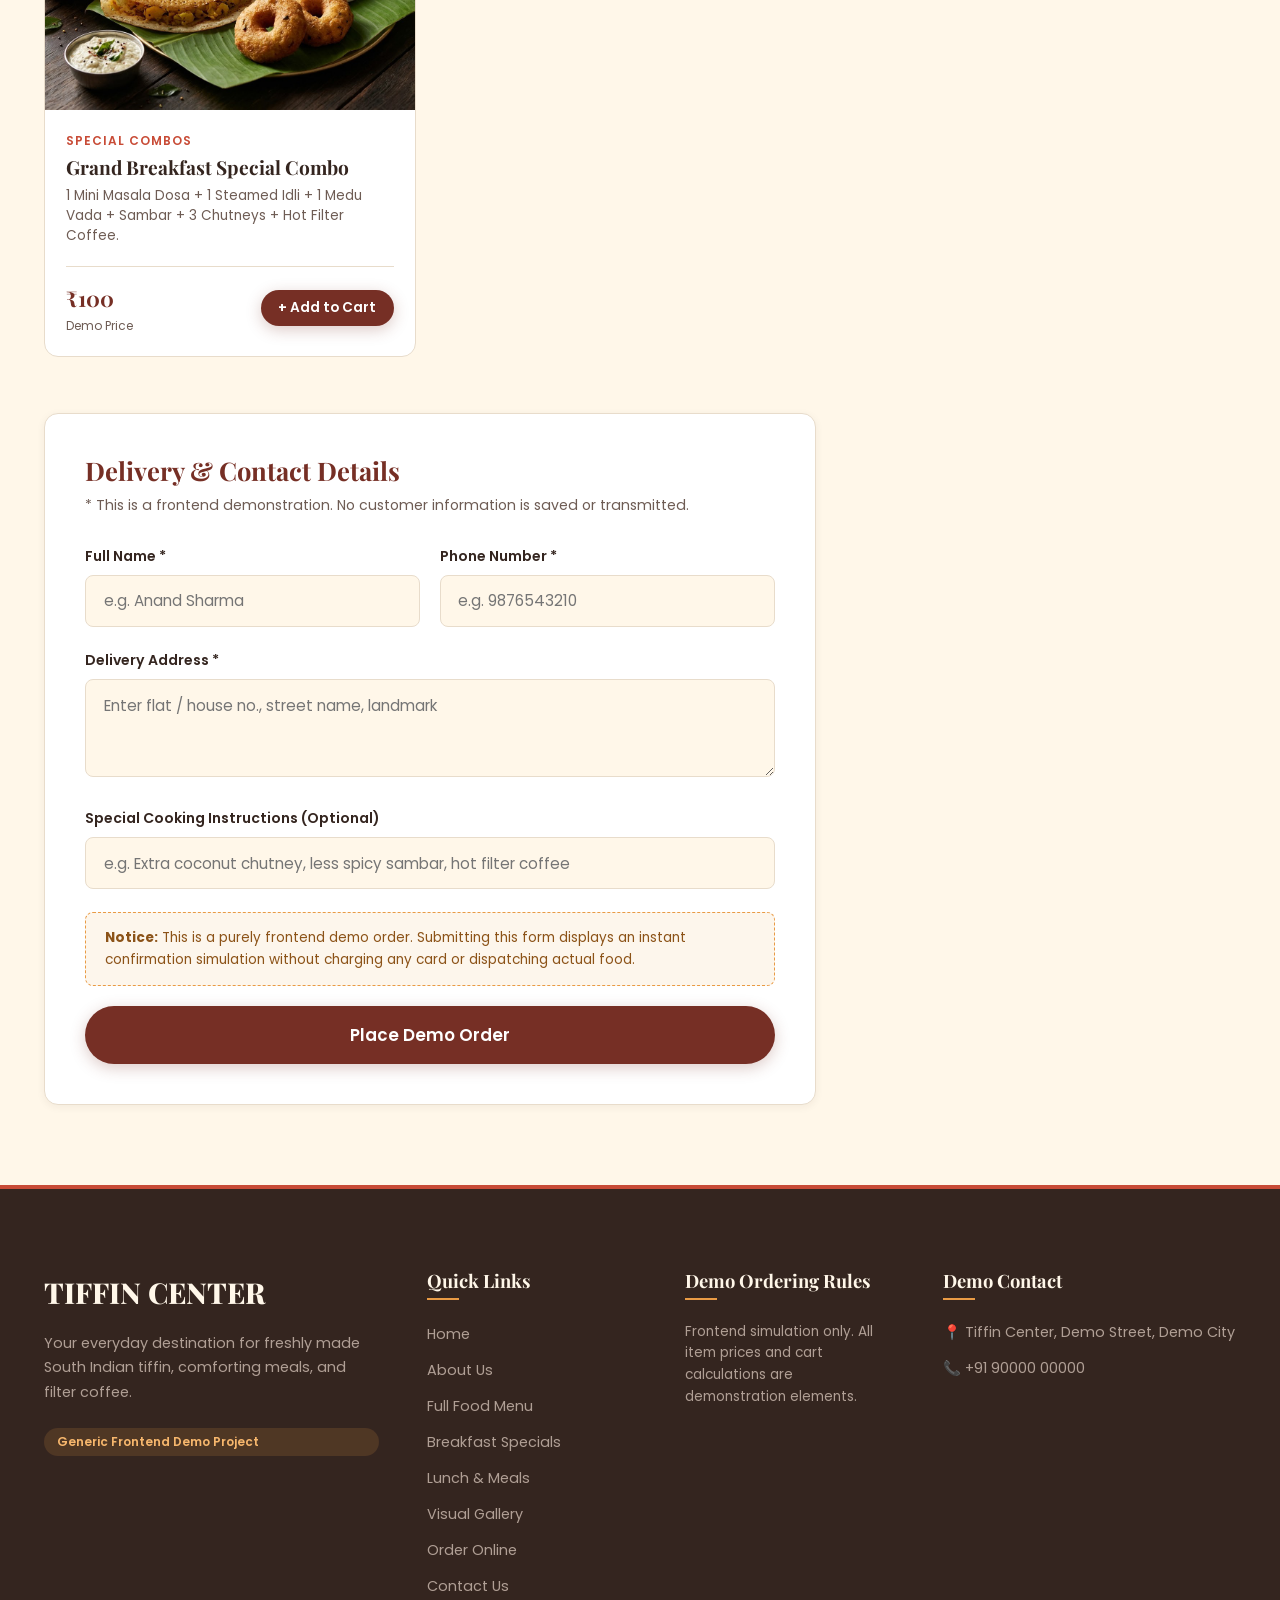
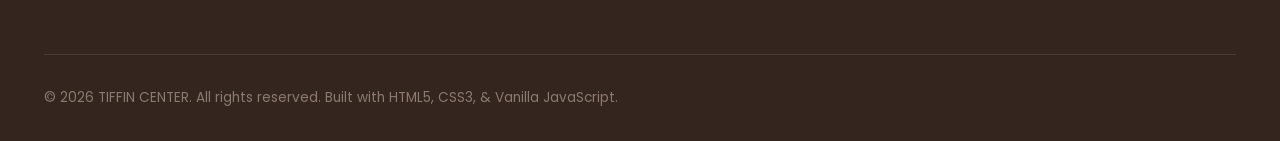
<file: order.html>
<!DOCTYPE html>
<html lang="en">
<head>
  <meta charset="UTF-8">
  <meta name="viewport" content="width=device-width, initial-scale=1.0">
  <title>Order Online Demo - Tiffin Center</title>
  <meta name="description" content="Simulate ordering delicious South Indian tiffin, meals, snacks, and filter coffee online. Complete cart management and instant demo confirmation.">
  
  <link rel="preconnect" href="https://fonts.googleapis.com">
  <link rel="preconnect" href="https://fonts.gstatic.com" crossorigin>
  <link href="https://fonts.googleapis.com/css2?family=Playfair+Display:ital,wght@0,600;0,700;0,800;1,600&family=Poppins:wght@300;400;500;600;700&display=swap" rel="stylesheet">
  <link rel="stylesheet" href="css/style.css">
</head>
<body>

  <!-- Top Bar -->
  <aside class="top-bar">
    <div class="container top-bar-content">
      <div class="top-bar-info">
        <span>📍 Demo Street, Demo City, India</span>
        <span>⏰ 7:00 AM – 10:00 PM</span>
        <span>📞 +91 90000 00000</span>
      </div>
      <div>
        <span class="demo-tag">Frontend Simulation • No Real Transactions</span>
      </div>
    </div>
  </aside>

  <!-- Navigation -->
  <header class="site-header">
    <div class="container navbar">
      <a href="index.html" class="logo">
        <span class="logo-icon">🍲</span>
        <span>TIFFIN CENTER</span>
      </a>

      <nav aria-label="Main Navigation">
        <ul class="nav-links">
          <li><a href="index.html" class="nav-link">Home</a></li>
          <li><a href="about.html" class="nav-link">About</a></li>
          <li><a href="menu.html" class="nav-link">Menu</a></li>
          <li><a href="breakfast.html" class="nav-link">Breakfast</a></li>
          <li><a href="lunch.html" class="nav-link">Lunch & Meals</a></li>
          <li><a href="gallery.html" class="nav-link">Gallery</a></li>
          <li><a href="order.html" class="nav-link active">Order Online</a></li>
          <li><a href="contact.html" class="nav-link">Contact</a></li>
        </ul>
      </nav>

      <div class="nav-actions">
        <a href="order.html" class="cart-trigger-btn" aria-label="Shopping Cart">
          🛒
          <span class="cart-count-badge" style="display: none;">0</span>
        </a>
        <a href="order.html" class="btn btn-primary btn-sm">Order Now</a>
        <button class="hamburger" aria-label="Toggle navigation menu">
          <span></span><span></span><span></span>
        </button>
      </div>
    </div>
  </header>

  <main>
    <!-- Order Hero -->
    <section class="page-hero">
      <div class="container">
        <h1>Order Online (Demo Simulator)</h1>
        <p>Pick your favourite tiffin, customize quantities, and test our responsive checkout workflow.</p>
        <div class="breadcrumb">
          <a href="index.html">Home</a> &gt; <span>Order Online</span>
        </div>
      </div>
    </section>

    <!-- Ordering Workspace -->
    <section class="section">
      <div class="container">
        
        <div class="order-layout">
          
          <!-- Left Column: Menu Selector & Form -->
          <div>
            <!-- Category Filter Tabs -->
            <div class="filter-bar" id="order-cat-bar" style="justify-content: flex-start; margin-bottom: 2rem;">
              <button class="filter-btn active" data-cat="all">All Items</button>
              <button class="filter-btn" data-cat="south-indian-breakfast">Breakfast</button>
              <button class="filter-btn" data-cat="dosa-varieties">Dosas</button>
              <button class="filter-btn" data-cat="rice-meals">Meals</button>
              <button class="filter-btn" data-cat="evening-snacks">Snacks</button>
              <button class="filter-btn" data-cat="beverages-juices">Beverages</button>
              <button class="filter-btn" data-cat="special-combos">Combos</button>
            </div>

            <!-- Items Grid -->
            <div class="food-grid" id="order-menu-grid" style="grid-template-columns: repeat(auto-fill, minmax(240px, 1fr)); margin-bottom: 3.5rem;">
              <!-- Populated by script -->
            </div>

            <!-- Customer Details Form -->
            <div class="form-card" id="checkout-form-section">
              <h3 style="margin-bottom: 0.5rem; color: var(--primary);">Delivery & Contact Details</h3>
              <p style="font-size: 0.88rem; color: var(--text-muted); margin-bottom: 1.8rem;">
                * This is a frontend demonstration. No customer information is saved or transmitted.
              </p>

              <form id="demo-order-form" novalidate>
                <div style="display: grid; grid-template-columns: 1fr 1fr; gap: 1.2rem;">
                  <div class="form-group">
                    <label for="cust-name" class="form-label">Full Name *</label>
                    <input type="text" id="cust-name" class="form-input" placeholder="e.g. Anand Sharma" required>
                    <span class="form-error-msg" id="name-error">Please enter your full name.</span>
                  </div>

                  <div class="form-group">
                    <label for="cust-phone" class="form-label">Phone Number *</label>
                    <input type="tel" id="cust-phone" class="form-input" placeholder="e.g. 9876543210" required>
                    <span class="form-error-msg" id="phone-error">Please enter a valid 10-digit mobile number.</span>
                  </div>
                </div>

                <div class="form-group">
                  <label for="cust-address" class="form-label">Delivery Address *</label>
                  <textarea id="cust-address" class="form-textarea" rows="3" placeholder="Enter flat / house no., street name, landmark" required></textarea>
                  <span class="form-error-msg" id="address-error">Please enter a delivery address.</span>
                </div>

                <div class="form-group">
                  <label for="cust-instructions" class="form-label">Special Cooking Instructions (Optional)</label>
                  <input type="text" id="cust-instructions" class="form-input" placeholder="e.g. Extra coconut chutney, less spicy sambar, hot filter coffee">
                </div>

                <div class="demo-notice-box">
                  <strong>Notice:</strong> This is a purely frontend demo order. Submitting this form displays an instant confirmation simulation without charging any card or dispatching actual food.
                </div>

                <button type="submit" class="btn btn-primary" style="width: 100%; padding: 1rem; font-size: 1.05rem;" id="submit-order-btn">
                  Place Demo Order
                </button>
              </form>
            </div>

          </div>

          <!-- Right Column: Sticky Cart Sidebar -->
          <div>
            <div class="cart-sidebar-card">
              <div class="cart-header">
                <h4 style="margin: 0; color: var(--primary);">Your Tiffin Cart</h4>
                <button class="btn btn-sm" id="clear-cart-btn" style="color: var(--secondary); font-size: 0.8rem; padding: 0.2rem 0.5rem;">
                  Clear All
                </button>
              </div>

              <!-- Cart Item List -->
              <div class="cart-item-list" id="cart-items-container">
                <!-- Dynamically rendered -->
              </div>

              <!-- Cart Summary -->
              <div class="cart-summary">
                <div class="cart-summary-row">
                  <span>Items Subtotal:</span>
                  <span id="cart-subtotal-val">₹0</span>
                </div>
                <div class="cart-summary-row">
                  <span>Demo Delivery:</span>
                  <span id="cart-delivery-val">₹0</span>
                </div>
                <div class="cart-summary-row total">
                  <span>Estimated Total:</span>
                  <span id="cart-grandtotal-val">₹0</span>
                </div>
              </div>

              <a href="#checkout-form-section" class="btn btn-secondary" style="width: 100%;" id="jump-checkout-btn">
                Proceed to Details
              </a>
            </div>
          </div>

        </div>

      </div>
    </section>

    <!-- Demo Order Confirmation Modal -->
    <div class="modal-overlay" id="order-success-modal" role="dialog" aria-hidden="true">
      <div class="modal-card">
        <div class="modal-success-icon">✓</div>
        <h3 style="color: var(--primary); margin-bottom: 0.6rem;">Order Received Successfully!</h3>
        <p style="color: var(--text-muted); font-size: 0.95rem; margin-bottom: 1.2rem;">
          Thank you, <strong id="confirm-name">Patron</strong>. Your demo tiffin order has been simulated.
        </p>

        <div style="background: var(--cream); padding: 1.2rem; border-radius: var(--radius-sm); margin-bottom: 1.5rem; text-align: left; font-size: 0.88rem;">
          <p><strong>Demo Order ID:</strong> <span id="confirm-order-id">#TC-84920</span></p>
          <p><strong>Deliver To:</strong> <span id="confirm-address">Demo Street</span></p>
          <p><strong>Total Amount:</strong> <span id="confirm-total" style="color: var(--primary); font-weight: 700;">₹0</span></p>
          <p><strong>Est. Demo Preparation:</strong> 20 – 30 Minutes</p>
        </div>

        <div class="demo-notice-box" style="margin-bottom: 1.5rem;">
          <strong>Frontend Demonstration:</strong> No actual payment was taken, and no real food will be delivered.
        </div>

        <button class="btn btn-primary" id="modal-close-btn" style="width: 100%;">Close & Continue Exploring</button>
      </div>
    </div>
  </main>

  <!-- Footer -->
  <footer class="site-footer">
    <div class="container">
      <div class="footer-grid">
        <div>
          <a href="index.html" class="footer-logo">TIFFIN CENTER</a>
          <p class="footer-desc">Your everyday destination for freshly made South Indian tiffin, comforting meals, and filter coffee.</p>
          <div class="footer-demo-badge">Generic Frontend Demo Project</div>
        </div>
        <div>
          <h4 class="footer-heading">Quick Links</h4>
          <ul class="footer-links">
            <li><a href="index.html">Home</a></li>
            <li><a href="about.html">About Us</a></li>
            <li><a href="menu.html">Full Food Menu</a></li>
            <li><a href="breakfast.html">Breakfast Specials</a></li>
            <li><a href="lunch.html">Lunch & Meals</a></li>
            <li><a href="gallery.html">Visual Gallery</a></li>
            <li><a href="order.html">Order Online</a></li>
            <li><a href="contact.html">Contact Us</a></li>
          </ul>
        </div>
        <div>
          <h4 class="footer-heading">Demo Ordering Rules</h4>
          <p style="font-size: 0.85rem; color: #b09f95;">Frontend simulation only. All item prices and cart calculations are demonstration elements.</p>
        </div>
        <div>
          <h4 class="footer-heading">Demo Contact</h4>
          <p style="font-size: 0.9rem; margin-bottom: 0.8rem; color: #b09f95;">📍 Tiffin Center, Demo Street, Demo City</p>
          <p style="font-size: 0.9rem; color: #b09f95;">📞 +91 90000 00000</p>
        </div>
      </div>
      <div class="footer-bottom">
        <div>&copy; 2026 TIFFIN CENTER. All rights reserved. Built with HTML5, CSS3, & Vanilla JavaScript.</div>
      </div>
    </div>
  </footer>

  <button class="back-to-top" aria-label="Back to top">↑</button>

  <script src="js/script.js"></script>
  <script>
    // Order Page Script
    function renderOrderPageCart() {
      const container = document.getElementById('cart-items-container');
      const subtotalEl = document.getElementById('cart-subtotal-val');
      const deliveryEl = document.getElementById('cart-delivery-val');
      const grandTotalEl = document.getElementById('cart-grandtotal-val');
      const jumpBtn = document.getElementById('jump-checkout-btn');

      if (!container) return;

      if (Cart.items.length === 0) {
        container.innerHTML = `
          <div class="cart-empty-message">
            <span style="font-size: 2.2rem; display: block; margin-bottom: 0.5rem;">🛒</span>
            <p style="font-weight: 500; font-size: 0.95rem;">Your cart is empty</p>
            <span style="font-size: 0.8rem;">Click '+ Add to Cart' on any tiffin item</span>
          </div>
        `;
        subtotalEl.textContent = '₹0';
        deliveryEl.textContent = '₹0';
        grandTotalEl.textContent = '₹0';
        if (jumpBtn) jumpBtn.style.pointerEvents = 'none';
        if (jumpBtn) jumpBtn.style.opacity = '0.5';
        return;
      }

      if (jumpBtn) jumpBtn.style.pointerEvents = 'auto';
      if (jumpBtn) jumpBtn.style.opacity = '1';

      container.innerHTML = Cart.items.map(item => `
        <div class="cart-item">
          <div class="cart-item-info">
            <h5>${item.name}</h5>
            <span>₹${item.price} each</span>
          </div>
          <div class="food-card-qty-ctrl">
            <button class="qty-btn" onclick="Cart.changeQty('${item.id}', -1); renderOrderPageCart();" aria-label="Decrease quantity">-</button>
            <span class="qty-display">${item.quantity}</span>
            <button class="qty-btn" onclick="Cart.changeQty('${item.id}', 1); renderOrderPageCart();" aria-label="Increase quantity">+</button>
          </div>
        </div>
      `).join('');

      const sub = Cart.getSubtotal();
      const del = Cart.deliveryCharge;
      const total = Cart.getGrandTotal();

      subtotalEl.textContent = `₹${sub}`;
      deliveryEl.textContent = `₹${del}`;
      grandTotalEl.textContent = `₹${total}`;
    }

    document.addEventListener('DOMContentLoaded', () => {
      const orderGrid = document.getElementById('order-menu-grid');
      const catBtns = document.querySelectorAll('#order-cat-bar .filter-btn');
      const clearBtn = document.getElementById('clear-cart-btn');
      const orderForm = document.getElementById('demo-order-form');
      const modal = document.getElementById('order-success-modal');
      const modalClose = document.getElementById('modal-close-btn');

      // Populate Items
      function renderOrderItems(cat = 'all') {
        const filtered = (cat === 'all') 
          ? MENU_DATA 
          : MENU_DATA.filter(i => i.category === cat);
        orderGrid.innerHTML = filtered.map(renderFoodCardHTML).join('');
      }

      renderOrderItems();
      renderOrderPageCart();

      // Category Switching
      catBtns.forEach(btn => {
        btn.addEventListener('click', () => {
          catBtns.forEach(b => b.classList.remove('active'));
          btn.classList.add('active');
          renderOrderItems(btn.getAttribute('data-cat'));
        });
      });

      // Clear Cart
      clearBtn.addEventListener('click', () => {
        if (Cart.items.length === 0) return;
        if (confirm('Clear all items from your demo cart?')) {
          Cart.clear();
          renderOrderPageCart();
        }
      });

      // Order Form Validation and Submit
      orderForm.addEventListener('submit', (e) => {
        e.preventDefault();

        if (Cart.items.length === 0) {
          alert('Please add at least one delicious tiffin item to your cart before proceeding!');
          return;
        }

        const nameInput = document.getElementById('cust-name');
        const phoneInput = document.getElementById('cust-phone');
        const addrInput = document.getElementById('cust-address');

        const nameErr = document.getElementById('name-error');
        const phoneErr = document.getElementById('phone-error');
        const addrErr = document.getElementById('address-error');

        let isValid = true;

        // Name check
        if (!nameInput.value.trim()) {
          nameInput.classList.add('error');
          nameErr.classList.add('visible');
          isValid = false;
        } else {
          nameInput.classList.remove('error');
          nameErr.classList.remove('visible');
        }

        // Phone check: 10 digits
        const phoneRegex = /^[0-9]{10}$/;
        const cleanPhone = phoneInput.value.trim().replace(/[\s-]/g, '');
        if (!phoneRegex.test(cleanPhone)) {
          phoneInput.classList.add('error');
          phoneErr.classList.add('visible');
          isValid = false;
        } else {
          phoneInput.classList.remove('error');
          phoneErr.classList.remove('visible');
        }

        // Address check
        if (!addrInput.value.trim()) {
          addrInput.classList.add('error');
          addrErr.classList.add('visible');
          isValid = false;
        } else {
          addrInput.classList.remove('error');
          addrErr.classList.remove('visible');
        }

        if (isValid) {
          // Fill modal details
          document.getElementById('confirm-name').textContent = nameInput.value.trim();
          document.getElementById('confirm-order-id').textContent = '#TC-' + Math.floor(10000 + Math.random() * 90000);
          document.getElementById('confirm-address').textContent = addrInput.value.trim();
          document.getElementById('confirm-total').textContent = `₹${Cart.getGrandTotal()}`;

          // Show modal
          modal.classList.add('is-active');
          modal.setAttribute('aria-hidden', 'false');

          // Reset cart & form
          Cart.clear();
          renderOrderPageCart();
          orderForm.reset();
        }
      });

      // Modal Close
      modalClose.addEventListener('click', () => {
        modal.classList.remove('is-active');
        modal.setAttribute('aria-hidden', 'true');
      });
    });
  </script>
</body>
</html>
</file>
<file: css/style.css>
/* ==========================================================================
   TIFFIN CENTER - Modern Responsive Stylesheet
   Pure Vanilla CSS3 - Warm, Authentic Indian Culinary Palette
   ========================================================================== */

/* --- CSS Variables & Design Tokens --- */
:root {
  --primary: #762F25;        /* Deep Maroon */
  --primary-dark: #581f18;
  --secondary: #C84B36;      /* Tomato Red */
  --accent: #E99B45;         /* Warm Orange */
  --accent-light: #f7b76d;
  --cream: #FFF7E9;          /* Cream */
  --beige: #F3E9D9;          /* Light Beige */
  --green: #587A45;          /* Fresh Green / Vegetarian Green */
  --dark: #34251F;           /* Dark Brown */
  --text-muted: #6e5c54;
  --white: #FFFFFF;
  --border: #e8dccb;
  --card-bg: #FFFFFF;
  --shadow-sm: 0 2px 8px rgba(52, 37, 31, 0.06);
  --shadow-md: 0 8px 24px rgba(52, 37, 31, 0.08);
  --shadow-lg: 0 16px 36px rgba(52, 37, 31, 0.12);
  --radius-sm: 8px;
  --radius-md: 14px;
  --radius-lg: 22px;
  --radius-pill: 9999px;
  --transition: all 0.3s cubic-bezier(0.25, 0.8, 0.25, 1);
  --font-heading: 'Playfair Display', Georgia, serif;
  --font-body: 'Poppins', -apple-system, BlinkMacSystemFont, 'Segoe UI', Roboto, Helvetica, Arial, sans-serif;
}

/* --- Base & Reset --- */
*, *::before, *::after {
  box-sizing: border-box;
  margin: 0;
  padding: 0;
}

html {
  scroll-behavior: smooth;
  font-size: 16px;
}

body {
  font-family: var(--font-body);
  color: var(--dark);
  background-color: var(--cream);
  line-height: 1.6;
  -webkit-font-smoothing: antialiased;
  overflow-x: hidden;
}

img {
  max-width: 100%;
  height: auto;
  display: block;
}

a {
  text-decoration: none;
  color: inherit;
  transition: var(--transition);
}

button, input, select, textarea {
  font-family: inherit;
  font-size: 1rem;
}

button {
  cursor: pointer;
  border: none;
  background: none;
}

ul, ol {
  list-style: none;
}

/* --- Typography Helpers --- */
h1, h2, h3, h4, h5, h6 {
  font-family: var(--font-heading);
  color: var(--primary);
  line-height: 1.25;
  font-weight: 700;
}

h1 { font-size: clamp(2.2rem, 4.5vw, 3.4rem); }
h2 { font-size: clamp(1.8rem, 3vw, 2.5rem); }
h3 { font-size: clamp(1.3rem, 2vw, 1.7rem); }
h4 { font-size: 1.2rem; }

p {
  color: var(--text-muted);
}

.text-center { text-align: center; }
.text-left { text-align: left; }
.text-right { text-align: right; }

/* --- Container & Layout --- */
.container {
  width: 100%;
  max-width: 1240px;
  margin: 0 auto;
  padding: 0 1.5rem;
}

.section {
  padding: 5rem 0;
}

.section-alt {
  background-color: var(--beige);
}

.section-header {
  margin-bottom: 3.5rem;
  max-width: 680px;
}

.section-header.mx-auto {
  margin-left: auto;
  margin-right: auto;
}

.section-subtitle {
  text-transform: uppercase;
  letter-spacing: 2.5px;
  font-size: 0.85rem;
  font-weight: 700;
  color: var(--secondary);
  display: inline-block;
  margin-bottom: 0.6rem;
}

.section-title {
  margin-bottom: 1rem;
  color: var(--primary);
}

.section-desc {
  font-size: 1.05rem;
  color: var(--text-muted);
}

/* --- Buttons --- */
.btn {
  display: inline-flex;
  align-items: center;
  justify-content: center;
  gap: 0.5rem;
  padding: 0.85rem 1.8rem;
  font-weight: 600;
  border-radius: var(--radius-pill);
  transition: var(--transition);
  font-size: 0.95rem;
  text-align: center;
}

.btn-primary {
  background-color: var(--primary);
  color: var(--white);
  box-shadow: 0 4px 15px rgba(118, 47, 37, 0.25);
}

.btn-primary:hover {
  background-color: var(--primary-dark);
  color: var(--white);
  transform: translateY(-2px);
  box-shadow: 0 6px 20px rgba(118, 47, 37, 0.35);
}

.btn-secondary {
  background-color: var(--secondary);
  color: var(--white);
}

.btn-secondary:hover {
  background-color: #b03a27;
  color: var(--white);
  transform: translateY(-2px);
}

.btn-accent {
  background-color: var(--accent);
  color: var(--white);
}

.btn-accent:hover {
  background-color: #d88934;
  color: var(--white);
  transform: translateY(-2px);
}

.btn-outline {
  border: 2px solid var(--primary);
  color: var(--primary);
}

.btn-outline:hover {
  background-color: var(--primary);
  color: var(--white);
  transform: translateY(-2px);
}

.btn-outline-white {
  border: 2px solid var(--white);
  color: var(--white);
}

.btn-outline-white:hover {
  background-color: var(--white);
  color: var(--primary);
}

.btn-sm {
  padding: 0.5rem 1.1rem;
  font-size: 0.85rem;
}

.btn-icon {
  width: 36px;
  height: 36px;
  padding: 0;
  border-radius: 50%;
  display: inline-flex;
  align-items: center;
  justify-content: center;
}

/* --- Top Announcement Bar --- */
.top-bar {
  background: var(--dark);
  color: var(--cream);
  font-size: 0.82rem;
  padding: 0.45rem 0;
  border-bottom: 1px solid rgba(255, 255, 255, 0.08);
}

.top-bar-content {
  display: flex;
  justify-content: space-between;
  align-items: center;
  flex-wrap: wrap;
  gap: 0.75rem;
}

.top-bar-info {
  display: flex;
  gap: 1.5rem;
  align-items: center;
  flex-wrap: wrap;
}

.top-bar-info span {
  display: inline-flex;
  align-items: center;
  gap: 0.4rem;
}

.demo-tag {
  background: var(--accent);
  color: var(--dark);
  font-weight: 700;
  font-size: 0.7rem;
  padding: 0.15rem 0.6rem;
  border-radius: 4px;
  text-transform: uppercase;
}

/* --- Header & Navigation --- */
.site-header {
  position: sticky;
  top: 0;
  left: 0;
  width: 100%;
  background-color: rgba(255, 247, 233, 0.96);
  backdrop-filter: blur(10px);
  z-index: 1000;
  transition: var(--transition);
  border-bottom: 1px solid var(--border);
}

.site-header.scrolled {
  box-shadow: 0 4px 20px rgba(52, 37, 31, 0.08);
  background-color: rgba(255, 255, 255, 0.98);
}

.navbar {
  display: flex;
  align-items: center;
  justify-content: space-between;
  padding: 1rem 0;
}

.logo {
  font-family: var(--font-heading);
  font-size: 1.65rem;
  font-weight: 800;
  color: var(--primary);
  display: flex;
  align-items: center;
  gap: 0.5rem;
  letter-spacing: 0.5px;
}

.logo-icon {
  width: 38px;
  height: 38px;
  background: linear-gradient(135deg, var(--secondary), var(--primary));
  color: var(--cream);
  border-radius: 10px;
  display: inline-flex;
  align-items: center;
  justify-content: center;
  font-size: 1.25rem;
  box-shadow: 0 3px 8px rgba(118, 47, 37, 0.25);
}

.nav-links {
  display: flex;
  align-items: center;
  gap: 1.5rem;
}

.nav-link {
  font-size: 0.95rem;
  font-weight: 500;
  color: var(--dark);
  position: relative;
  padding: 0.35rem 0;
}

.nav-link::after {
  content: '';
  position: absolute;
  bottom: 0;
  left: 0;
  width: 0%;
  height: 2px;
  background-color: var(--secondary);
  transition: var(--transition);
}

.nav-link:hover,
.nav-link.active {
  color: var(--secondary);
}

.nav-link:hover::after,
.nav-link.active::after {
  width: 100%;
}

.nav-actions {
  display: flex;
  align-items: center;
  gap: 1rem;
}

/* Cart Trigger Button */
.cart-trigger-btn {
  position: relative;
  background: var(--beige);
  color: var(--primary);
  width: 44px;
  height: 44px;
  border-radius: 50%;
  display: flex;
  align-items: center;
  justify-content: center;
  font-size: 1.2rem;
  transition: var(--transition);
}

.cart-trigger-btn:hover {
  background: var(--primary);
  color: var(--white);
  transform: scale(1.05);
}

.cart-count-badge {
  position: absolute;
  top: -4px;
  right: -4px;
  background-color: var(--secondary);
  color: var(--white);
  font-size: 0.72rem;
  font-weight: 700;
  min-width: 20px;
  height: 20px;
  line-height: 20px;
  border-radius: 10px;
  text-align: center;
  padding: 0 4px;
  border: 2px solid var(--cream);
}

/* Mobile Hamburger */
.hamburger {
  display: none;
  flex-direction: column;
  justify-content: space-between;
  width: 28px;
  height: 20px;
  cursor: pointer;
  z-index: 1001;
}

.hamburger span {
  width: 100%;
  height: 3px;
  background-color: var(--primary);
  border-radius: 2px;
  transition: var(--transition);
}

.hamburger.is-active span:nth-child(1) {
  transform: translateY(8.5px) rotate(45deg);
}
.hamburger.is-active span:nth-child(2) {
  opacity: 0;
}
.hamburger.is-active span:nth-child(3) {
  transform: translateY(-8.5px) rotate(-45deg);
}

/* --- Pure CSS Placeholder Graphic Engine --- */
.image-placeholder {
  position: relative;
  width: 100%;
  background: linear-gradient(135deg, #f7ede0 0%, #ecd7be 100%);
  border: 1px solid var(--border);
  border-radius: var(--radius-md);
  overflow: hidden;
  display: flex;
  flex-direction: column;
  align-items: center;
  justify-content: center;
  padding: 1.5rem;
  text-align: center;
  box-shadow: inset 0 0 30px rgba(118, 47, 37, 0.04);
}

.image-placeholder::before {
  content: '';
  position: absolute;
  inset: 0;
  background-image: radial-gradient(circle at 20% 20%, rgba(200, 75, 54, 0.08) 0%, transparent 40%),
                    radial-gradient(circle at 80% 80%, rgba(233, 155, 69, 0.09) 0%, transparent 40%);
  pointer-events: none;
}

.placeholder-icon {
  font-size: 2.8rem;
  margin-bottom: 0.6rem;
  filter: drop-shadow(0 4px 6px rgba(0,0,0,0.1));
  z-index: 2;
  transition: var(--transition);
}

.image-placeholder:hover .placeholder-icon {
  transform: scale(1.15) rotate(4deg);
}

.placeholder-badge {
  display: inline-block;
  background: rgba(255, 255, 255, 0.9);
  color: var(--primary);
  font-size: 0.75rem;
  font-weight: 700;
  letter-spacing: 1px;
  padding: 0.3rem 0.8rem;
  border-radius: var(--radius-pill);
  text-transform: uppercase;
  border: 1px solid rgba(118, 47, 37, 0.15);
  margin-bottom: 0.4rem;
  z-index: 2;
}

.placeholder-subtext {
  font-size: 0.72rem;
  color: var(--text-muted);
  text-transform: uppercase;
  letter-spacing: 0.8px;
  z-index: 2;
}

/* Aspect Ratio Variations */
.ratio-16-9 { aspect-ratio: 16 / 9; }
.ratio-4-3  { aspect-ratio: 4 / 3; }
.ratio-1-1  { aspect-ratio: 1 / 1; }
.ratio-3-2  { aspect-ratio: 3 / 2; }
.ratio-21-9 { aspect-ratio: 21 / 9; }

/* Real Images Styling */
.food-card-img,
.hero-img,
.gallery-img,
.about-img {
  width: 100%;
  height: 100%;
  object-fit: cover;
  display: block;
  transition: transform 0.4s cubic-bezier(0.25, 0.8, 0.25, 1);
}

.food-card:hover .food-card-img,
.gallery-card:hover .gallery-img {
  transform: scale(1.06);
}

.hero-img-wrap {
  width: 100%;
  aspect-ratio: 4 / 3;
  border-radius: var(--radius-lg);
  overflow: hidden;
  box-shadow: var(--shadow-lg);
  border: 1px solid var(--border);
}

.hero-img-wrap .hero-img {
  width: 100%;
  height: 100%;
  object-fit: cover;
}

/* Special Hero Placeholder */
.hero-placeholder {
  min-height: 440px;
  border-radius: var(--radius-lg);
  background: linear-gradient(145deg, #fcefe1 0%, #f3dec2 50%, #ecd0ab 100%);
  border: 2px dashed rgba(118, 47, 37, 0.25);
}

.hero-placeholder .placeholder-icon {
  font-size: 4.5rem;
}

/* --- Hero Section --- */
.hero-section {
  padding: 4.5rem 0 5rem;
  background: linear-gradient(180deg, var(--cream) 0%, rgba(243, 233, 217, 0.5) 100%);
  position: relative;
  overflow: hidden;
}

.hero-grid {
  display: grid;
  grid-template-columns: 1.15fr 0.85fr;
  align-items: center;
  gap: 3.5rem;
}

.hero-content {
  position: relative;
  z-index: 2;
}

.hero-tagline {
  display: inline-flex;
  align-items: center;
  gap: 0.5rem;
  background-color: var(--beige);
  color: var(--secondary);
  font-size: 0.85rem;
  font-weight: 700;
  padding: 0.4rem 1rem;
  border-radius: var(--radius-pill);
  margin-bottom: 1.25rem;
  border: 1px solid var(--border);
}

.hero-title {
  margin-bottom: 1.25rem;
  color: var(--primary);
  line-height: 1.18;
}

.hero-title span {
  color: var(--secondary);
  position: relative;
  display: inline-block;
}

.hero-desc {
  font-size: 1.15rem;
  line-height: 1.7;
  margin-bottom: 2rem;
  max-width: 540px;
}

.hero-actions {
  display: flex;
  gap: 1rem;
  flex-wrap: wrap;
  margin-bottom: 2.5rem;
}

.hero-stats {
  display: flex;
  gap: 2.5rem;
  border-top: 1px solid var(--border);
  padding-top: 1.75rem;
}

.hero-stat-item h4 {
  font-size: 1.6rem;
  color: var(--primary);
  margin-bottom: 0.1rem;
}

.hero-stat-item p {
  font-size: 0.85rem;
  color: var(--text-muted);
}

/* --- Page Hero Banner (for Inner Pages) --- */
.page-hero {
  background: linear-gradient(135deg, var(--primary) 0%, #4f1d16 100%);
  color: var(--cream);
  padding: 4.5rem 0;
  text-align: center;
  position: relative;
  overflow: hidden;
}

.page-hero::before {
  content: '';
  position: absolute;
  inset: 0;
  background-image: radial-gradient(circle at 10% 20%, rgba(233, 155, 69, 0.15) 0%, transparent 40%),
                    radial-gradient(circle at 90% 80%, rgba(200, 75, 54, 0.2) 0%, transparent 50%);
  pointer-events: none;
}

.page-hero .container {
  position: relative;
  z-index: 2;
}

.page-hero h1 {
  color: var(--cream);
  margin-bottom: 0.75rem;
}

.page-hero p {
  color: rgba(255, 247, 233, 0.85);
  max-width: 650px;
  margin: 0 auto;
  font-size: 1.1rem;
}

.breadcrumb {
  display: flex;
  justify-content: center;
  gap: 0.5rem;
  font-size: 0.85rem;
  margin-top: 1rem;
  color: rgba(255, 247, 233, 0.7);
}

.breadcrumb a {
  color: var(--accent);
}

.breadcrumb a:hover {
  text-decoration: underline;
}

/* --- Category Cards Carousel/Grid --- */
.category-grid {
  display: grid;
  grid-template-columns: repeat(auto-fit, minmax(200px, 1fr));
  gap: 1.5rem;
}

.category-card {
  background: var(--white);
  border: 1px solid var(--border);
  border-radius: var(--radius-md);
  padding: 2rem 1.5rem;
  text-align: center;
  transition: var(--transition);
  display: flex;
  flex-direction: column;
  align-items: center;
  cursor: pointer;
}

.category-card:hover {
  transform: translateY(-6px);
  box-shadow: var(--shadow-md);
  border-color: var(--accent);
}

.category-icon {
  width: 64px;
  height: 64px;
  border-radius: 50%;
  background: var(--beige);
  display: flex;
  align-items: center;
  justify-content: center;
  font-size: 2rem;
  margin-bottom: 1.2rem;
  transition: var(--transition);
}

.category-card:hover .category-icon {
  background: var(--primary);
  transform: scale(1.1);
}

.category-title {
  font-size: 1.15rem;
  margin-bottom: 0.4rem;
  color: var(--primary);
}

.category-desc {
  font-size: 0.85rem;
  color: var(--text-muted);
}

/* --- Food Menu Card --- */
.food-grid {
  display: grid;
  grid-template-columns: repeat(auto-fill, minmax(280px, 1fr));
  gap: 1.8rem;
}

.food-card {
  background: var(--white);
  border: 1px solid var(--border);
  border-radius: var(--radius-md);
  overflow: hidden;
  transition: var(--transition);
  display: flex;
  flex-direction: column;
  position: relative;
}

.food-card:hover {
  transform: translateY(-6px);
  box-shadow: var(--shadow-lg);
  border-color: rgba(200, 75, 54, 0.3);
}

.food-card-img-wrapper {
  position: relative;
  width: 100%;
}

.veg-indicator {
  position: absolute;
  top: 12px;
  left: 12px;
  background: rgba(255, 255, 255, 0.95);
  border: 1.5px solid var(--green);
  width: 22px;
  height: 22px;
  display: flex;
  align-items: center;
  justify-content: center;
  border-radius: 4px;
  z-index: 5;
  box-shadow: 0 2px 5px rgba(0,0,0,0.1);
}

.veg-indicator::after {
  content: '';
  width: 10px;
  height: 10px;
  background-color: var(--green);
  border-radius: 50%;
}

.food-card-badge {
  position: absolute;
  top: 12px;
  right: 12px;
  background: var(--primary);
  color: var(--white);
  font-size: 0.7rem;
  font-weight: 700;
  text-transform: uppercase;
  letter-spacing: 0.5px;
  padding: 0.25rem 0.65rem;
  border-radius: var(--radius-pill);
  z-index: 5;
}

.food-card-body {
  padding: 1.3rem;
  display: flex;
  flex-direction: column;
  flex-grow: 1;
}

.food-card-category {
  font-size: 0.75rem;
  font-weight: 600;
  color: var(--secondary);
  text-transform: uppercase;
  letter-spacing: 1px;
  margin-bottom: 0.3rem;
}

.food-card-title {
  font-size: 1.2rem;
  margin-bottom: 0.4rem;
  color: var(--dark);
}

.food-card-desc {
  font-size: 0.85rem;
  color: var(--text-muted);
  margin-bottom: 1.2rem;
  line-height: 1.5;
  flex-grow: 1;
}

.food-card-footer {
  display: flex;
  align-items: center;
  justify-content: space-between;
  border-top: 1px solid var(--border);
  padding-top: 0.9rem;
  margin-top: auto;
}

.food-price {
  font-family: var(--font-heading);
  font-size: 1.35rem;
  font-weight: 700;
  color: var(--primary);
}

.food-price span {
  font-size: 0.75rem;
  font-weight: 400;
  color: var(--text-muted);
  display: block;
  font-family: var(--font-body);
}

/* Quantity controls in card */
.food-card-qty-ctrl {
  display: flex;
  align-items: center;
  gap: 0.5rem;
  background: var(--beige);
  border-radius: var(--radius-pill);
  padding: 0.2rem 0.6rem;
  border: 1px solid var(--border);
}

.qty-btn {
  width: 24px;
  height: 24px;
  border-radius: 50%;
  background: var(--white);
  color: var(--primary);
  font-weight: 700;
  font-size: 0.9rem;
  display: flex;
  align-items: center;
  justify-content: center;
  border: 1px solid var(--border);
}

.qty-btn:hover {
  background: var(--primary);
  color: var(--white);
}

.qty-display {
  font-size: 0.85rem;
  font-weight: 700;
  min-width: 20px;
  text-align: center;
}

/* --- Filter & Search Controls --- */
.menu-controls {
  margin-bottom: 2.5rem;
}

.filter-bar {
  display: flex;
  flex-wrap: wrap;
  gap: 0.6rem;
  justify-content: center;
  margin-bottom: 1.8rem;
}

.filter-btn {
  padding: 0.6rem 1.25rem;
  background: var(--white);
  border: 1px solid var(--border);
  border-radius: var(--radius-pill);
  font-size: 0.88rem;
  font-weight: 600;
  color: var(--dark);
  transition: var(--transition);
}

.filter-btn:hover,
.filter-btn.active {
  background: var(--primary);
  color: var(--white);
  border-color: var(--primary);
  box-shadow: 0 4px 12px rgba(118, 47, 37, 0.2);
}

.search-box-wrapper {
  max-width: 500px;
  margin: 0 auto;
  position: relative;
}

.search-input {
  width: 100%;
  padding: 0.85rem 1.2rem 0.85rem 2.8rem;
  border: 1px solid var(--border);
  border-radius: var(--radius-pill);
  background: var(--white);
  color: var(--dark);
  font-size: 0.95rem;
  box-shadow: var(--shadow-sm);
  transition: var(--transition);
}

.search-input:focus {
  outline: none;
  border-color: var(--secondary);
  box-shadow: 0 0 0 3px rgba(200, 75, 54, 0.15);
}

.search-icon {
  position: absolute;
  left: 1.1rem;
  top: 50%;
  transform: translateY(-50%);
  color: var(--text-muted);
  pointer-events: none;
}

/* --- Features / Why Choose Us --- */
.features-grid {
  display: grid;
  grid-template-columns: repeat(auto-fit, minmax(260px, 1fr));
  gap: 2rem;
}

.feature-box {
  background: var(--white);
  border: 1px solid var(--border);
  border-radius: var(--radius-md);
  padding: 2.2rem 1.8rem;
  transition: var(--transition);
}

.feature-box:hover {
  transform: translateY(-5px);
  border-color: var(--accent);
  box-shadow: var(--shadow-md);
}

.feature-icon-wrapper {
  width: 58px;
  height: 58px;
  border-radius: 12px;
  background: linear-gradient(135deg, var(--beige), #eedbc4);
  color: var(--primary);
  font-size: 1.8rem;
  display: flex;
  align-items: center;
  justify-content: center;
  margin-bottom: 1.25rem;
}

.feature-title {
  font-size: 1.25rem;
  margin-bottom: 0.6rem;
  color: var(--primary);
}

.feature-desc {
  font-size: 0.9rem;
  color: var(--text-muted);
  line-height: 1.6;
}

/* --- Testimonials --- */
.testimonial-grid {
  display: grid;
  grid-template-columns: repeat(auto-fit, minmax(300px, 1fr));
  gap: 2rem;
}

.testimonial-card {
  background: var(--white);
  border: 1px solid var(--border);
  border-radius: var(--radius-md);
  padding: 2rem;
  position: relative;
  box-shadow: var(--shadow-sm);
}

.testimonial-quote {
  font-size: 0.95rem;
  color: var(--dark);
  font-style: italic;
  margin-bottom: 1.5rem;
  line-height: 1.6;
}

.testimonial-user {
  display: flex;
  align-items: center;
  gap: 1rem;
}

.testimonial-avatar {
  width: 48px;
  height: 48px;
  border-radius: 50%;
  background: var(--beige);
  color: var(--primary);
  display: flex;
  align-items: center;
  justify-content: center;
  font-weight: 700;
  border: 2px solid var(--accent);
}

.testimonial-meta h5 {
  font-size: 1rem;
  color: var(--primary);
}

.testimonial-meta span {
  font-size: 0.8rem;
  color: var(--text-muted);
}

.demo-disclaimer-pill {
  display: inline-block;
  font-size: 0.7rem;
  background: rgba(233, 155, 69, 0.2);
  color: #8c5318;
  padding: 0.2rem 0.6rem;
  border-radius: 4px;
  margin-top: 0.5rem;
  font-weight: 600;
}

/* --- FAQ Accordion --- */
.faq-accordion {
  max-width: 820px;
  margin: 0 auto;
  display: flex;
  flex-direction: column;
  gap: 1rem;
}

.faq-item {
  background: var(--white);
  border: 1px solid var(--border);
  border-radius: var(--radius-md);
  overflow: hidden;
  transition: var(--transition);
}

.faq-header {
  width: 100%;
  padding: 1.3rem 1.6rem;
  text-align: left;
  display: flex;
  justify-content: space-between;
  align-items: center;
  font-weight: 600;
  font-size: 1.05rem;
  color: var(--primary);
  cursor: pointer;
  background: var(--white);
  transition: var(--transition);
}

.faq-header:hover {
  background-color: var(--cream);
}

.faq-icon {
  font-size: 1.2rem;
  transition: transform 0.3s ease;
  color: var(--secondary);
}

.faq-item.active .faq-icon {
  transform: rotate(180deg);
}

.faq-body {
  max-height: 0;
  overflow: hidden;
  transition: max-height 0.35s ease, padding 0.35s ease;
  padding: 0 1.6rem;
  background: var(--white);
}

.faq-item.active .faq-body {
  padding: 0.5rem 1.6rem 1.4rem;
  max-height: 300px;
}

.faq-body p {
  font-size: 0.95rem;
  line-height: 1.65;
  color: var(--text-muted);
}

/* --- CTA Banner --- */
.cta-banner {
  background: linear-gradient(135deg, var(--secondary) 0%, var(--primary) 100%);
  color: var(--white);
  border-radius: var(--radius-lg);
  padding: 4rem 2rem;
  text-align: center;
  position: relative;
  overflow: hidden;
  box-shadow: var(--shadow-lg);
}

.cta-banner h2 {
  color: var(--white);
  margin-bottom: 1rem;
}

.cta-banner p {
  color: rgba(255, 255, 255, 0.9);
  max-width: 600px;
  margin: 0 auto 2rem;
  font-size: 1.1rem;
}

/* --- Gallery Grid & Lightbox --- */
.gallery-grid {
  display: grid;
  grid-template-columns: repeat(auto-fill, minmax(320px, 1fr));
  gap: 1.8rem;
}

.gallery-card {
  position: relative;
  border-radius: var(--radius-md);
  overflow: hidden;
  cursor: pointer;
  border: 1px solid var(--border);
  box-shadow: var(--shadow-sm);
  transition: var(--transition);
}

.gallery-card:hover {
  transform: translateY(-6px);
  box-shadow: var(--shadow-lg);
}

.gallery-overlay {
  position: absolute;
  inset: 0;
  background: rgba(52, 37, 31, 0.7);
  display: flex;
  flex-direction: column;
  align-items: center;
  justify-content: center;
  color: var(--white);
  opacity: 0;
  transition: var(--transition);
  padding: 1.5rem;
  text-align: center;
}

.gallery-card:hover .gallery-overlay {
  opacity: 1;
}

.gallery-zoom-icon {
  font-size: 2rem;
  margin-bottom: 0.5rem;
  color: var(--accent);
}

/* Lightbox Modal */
.lightbox-modal {
  position: fixed;
  inset: 0;
  background: rgba(20, 14, 12, 0.9);
  z-index: 2000;
  display: none;
  align-items: center;
  justify-content: center;
  padding: 2rem;
  backdrop-filter: blur(5px);
}

.lightbox-modal.is-active {
  display: flex;
}

.lightbox-container {
  max-width: 750px;
  width: 100%;
  background: var(--white);
  border-radius: var(--radius-md);
  overflow: hidden;
  position: relative;
  box-shadow: 0 20px 50px rgba(0, 0, 0, 0.5);
  animation: modalPop 0.3s ease;
}

@keyframes modalPop {
  from { transform: scale(0.92); opacity: 0; }
  to { transform: scale(1); opacity: 1; }
}

.lightbox-close-btn {
  position: absolute;
  top: 15px;
  right: 15px;
  background: var(--primary);
  color: var(--white);
  width: 38px;
  height: 38px;
  border-radius: 50%;
  display: flex;
  align-items: center;
  justify-content: center;
  font-size: 1.2rem;
  z-index: 10;
  transition: var(--transition);
}

.lightbox-close-btn:hover {
  background: var(--secondary);
  transform: rotate(90deg);
}

.lightbox-content-box {
  padding: 2rem;
  text-align: center;
}

.lightbox-controls {
  display: flex;
  justify-content: space-between;
  align-items: center;
  margin-top: 1.5rem;
}

/* --- Ordering Page & Cart Drawer --- */
.order-layout {
  display: grid;
  grid-template-columns: 1fr 380px;
  gap: 2.5rem;
  align-items: start;
}

.cart-sidebar-card {
  background: var(--white);
  border: 1px solid var(--border);
  border-radius: var(--radius-md);
  padding: 1.8rem;
  box-shadow: var(--shadow-md);
  position: sticky;
  top: 90px;
}

.cart-header {
  display: flex;
  justify-content: space-between;
  align-items: center;
  border-bottom: 1px solid var(--border);
  padding-bottom: 1rem;
  margin-bottom: 1.2rem;
}

.cart-item-list {
  max-height: 320px;
  overflow-y: auto;
  display: flex;
  flex-direction: column;
  gap: 0.9rem;
  margin-bottom: 1.2rem;
}

.cart-item {
  display: flex;
  align-items: center;
  justify-content: space-between;
  gap: 0.8rem;
  padding-bottom: 0.8rem;
  border-bottom: 1px dashed var(--border);
}

.cart-item-info h5 {
  font-size: 0.95rem;
  color: var(--dark);
}

.cart-item-info span {
  font-size: 0.8rem;
  color: var(--secondary);
  font-weight: 600;
}

.cart-empty-message {
  text-align: center;
  padding: 2.5rem 1rem;
  color: var(--text-muted);
}

.cart-summary {
  background: var(--cream);
  border-radius: var(--radius-sm);
  padding: 1.2rem;
  display: flex;
  flex-direction: column;
  gap: 0.5rem;
  margin-bottom: 1.2rem;
}

.cart-summary-row {
  display: flex;
  justify-content: space-between;
  font-size: 0.9rem;
  color: var(--text-muted);
}

.cart-summary-row.total {
  font-size: 1.15rem;
  font-weight: 700;
  color: var(--primary);
  border-top: 1px solid var(--border);
  padding-top: 0.6rem;
  margin-top: 0.3rem;
}

/* Forms (Order & Contact) */
.form-card {
  background: var(--white);
  border: 1px solid var(--border);
  border-radius: var(--radius-md);
  padding: 2.5rem;
  box-shadow: var(--shadow-sm);
}

.form-group {
  margin-bottom: 1.4rem;
}

.form-label {
  display: block;
  font-size: 0.88rem;
  font-weight: 600;
  margin-bottom: 0.45rem;
  color: var(--dark);
}

.form-input,
.form-select,
.form-textarea {
  width: 100%;
  padding: 0.85rem 1.1rem;
  border: 1px solid var(--border);
  border-radius: var(--radius-sm);
  background: var(--cream);
  color: var(--dark);
  font-size: 0.95rem;
  transition: var(--transition);
}

.form-input:focus,
.form-select:focus,
.form-textarea:focus {
  outline: none;
  border-color: var(--secondary);
  background: var(--white);
  box-shadow: 0 0 0 3px rgba(200, 75, 54, 0.15);
}

.form-input.error,
.form-textarea.error {
  border-color: #dc2626;
  background: #fef2f2;
}

.form-error-msg {
  font-size: 0.78rem;
  color: #dc2626;
  margin-top: 0.35rem;
  display: none;
}

.form-error-msg.visible {
  display: block;
}

/* Modal Overlay & Card */
.modal-overlay {
  position: fixed;
  inset: 0;
  background: rgba(30, 20, 16, 0.75);
  backdrop-filter: blur(4px);
  z-index: 2100;
  display: none;
  align-items: center;
  justify-content: center;
  padding: 1.5rem;
}

.modal-overlay.is-active {
  display: flex;
}

.modal-card {
  background: var(--white);
  border-radius: var(--radius-lg);
  max-width: 540px;
  width: 100%;
  padding: 2.5rem;
  text-align: center;
  box-shadow: var(--shadow-lg);
  animation: modalPop 0.35s ease;
  position: relative;
}

.modal-success-icon {
  width: 72px;
  height: 72px;
  background: #e8f5e9;
  color: var(--green);
  border-radius: 50%;
  display: flex;
  align-items: center;
  justify-content: center;
  font-size: 2.5rem;
  margin: 0 auto 1.25rem;
}

.demo-notice-box {
  background: #fdf6ec;
  border: 1px dashed var(--accent);
  color: #8c5318;
  padding: 0.9rem 1.2rem;
  border-radius: var(--radius-sm);
  font-size: 0.85rem;
  margin: 1.25rem 0;
  text-align: left;
}

/* --- Contact Info Grid --- */
.contact-grid {
  display: grid;
  grid-template-columns: 1fr 1.2fr;
  gap: 3rem;
}

.contact-info-card {
  background: var(--white);
  border: 1px solid var(--border);
  border-radius: var(--radius-md);
  padding: 2rem;
  margin-bottom: 1.5rem;
}

.contact-info-item {
  display: flex;
  align-items: flex-start;
  gap: 1.2rem;
  margin-bottom: 1.4rem;
}

.contact-info-item:last-child {
  margin-bottom: 0;
}

.contact-icon {
  width: 44px;
  height: 44px;
  border-radius: 10px;
  background: var(--beige);
  color: var(--primary);
  display: flex;
  align-items: center;
  justify-content: center;
  font-size: 1.25rem;
  flex-shrink: 0;
}

/* Notification Toast */
.toast-notification {
  position: fixed;
  bottom: 25px;
  right: 25px;
  background: var(--dark);
  color: var(--white);
  padding: 1rem 1.6rem;
  border-radius: var(--radius-pill);
  box-shadow: 0 10px 30px rgba(0, 0, 0, 0.25);
  display: flex;
  align-items: center;
  gap: 0.8rem;
  font-size: 0.92rem;
  z-index: 3000;
  transform: translateY(120px);
  opacity: 0;
  transition: transform 0.4s cubic-bezier(0.175, 0.885, 0.32, 1.275), opacity 0.4s ease;
}

.toast-notification.show {
  transform: translateY(0);
  opacity: 1;
}

/* Back to Top */
.back-to-top {
  position: fixed;
  bottom: 25px;
  left: 25px;
  width: 46px;
  height: 46px;
  border-radius: 50%;
  background: var(--primary);
  color: var(--white);
  display: flex;
  align-items: center;
  justify-content: center;
  font-size: 1.2rem;
  box-shadow: var(--shadow-md);
  z-index: 900;
  opacity: 0;
  visibility: hidden;
  transition: var(--transition);
}

.back-to-top.show {
  opacity: 1;
  visibility: visible;
}

.back-to-top:hover {
  background: var(--secondary);
  transform: translateY(-4px);
}

/* --- Footer --- */
.site-footer {
  background: var(--dark);
  color: #d1c5be;
  padding: 5rem 0 2rem;
  border-top: 4px solid var(--secondary);
}

.footer-grid {
  display: grid;
  grid-template-columns: 1.6fr 1fr 1fr 1.4fr;
  gap: 3rem;
  margin-bottom: 3.5rem;
}

.footer-logo {
  font-family: var(--font-heading);
  font-size: 1.8rem;
  color: var(--cream);
  font-weight: 800;
  margin-bottom: 1rem;
  display: block;
}

.footer-desc {
  font-size: 0.9rem;
  line-height: 1.7;
  margin-bottom: 1.5rem;
  color: #b09f95;
}

.footer-heading {
  font-size: 1.15rem;
  color: var(--cream);
  margin-bottom: 1.3rem;
  position: relative;
  padding-bottom: 0.5rem;
}

.footer-heading::after {
  content: '';
  position: absolute;
  bottom: 0;
  left: 0;
  width: 32px;
  height: 2px;
  background-color: var(--accent);
}

.footer-links {
  display: flex;
  flex-direction: column;
  gap: 0.65rem;
}

.footer-links a {
  color: #b09f95;
  font-size: 0.9rem;
  transition: var(--transition);
  display: inline-flex;
  align-items: center;
  gap: 0.4rem;
}

.footer-links a:hover {
  color: var(--accent);
  transform: translateX(4px);
}

.social-links {
  display: flex;
  gap: 0.8rem;
  margin-top: 1rem;
}

.social-link {
  width: 38px;
  height: 38px;
  border-radius: 50%;
  background: rgba(255, 255, 255, 0.08);
  color: var(--cream);
  display: flex;
  align-items: center;
  justify-content: center;
  font-size: 0.95rem;
  transition: var(--transition);
}

.social-link:hover {
  background: var(--secondary);
  color: var(--white);
  transform: translateY(-3px);
}

.footer-bottom {
  border-top: 1px solid rgba(255, 255, 255, 0.1);
  padding-top: 2rem;
  display: flex;
  justify-content: space-between;
  align-items: center;
  flex-wrap: wrap;
  gap: 1rem;
  font-size: 0.85rem;
  color: #8c796f;
}

.footer-demo-badge {
  background: rgba(233, 155, 69, 0.15);
  color: var(--accent-light);
  padding: 0.25rem 0.8rem;
  border-radius: var(--radius-pill);
  font-size: 0.75rem;
  font-weight: 600;
}

/* --- Scroll Animations (Reveals) --- */
.reveal {
  opacity: 0;
  transform: translateY(28px);
  transition: opacity 0.6s cubic-bezier(0.2, 0.8, 0.2, 1), transform 0.6s cubic-bezier(0.2, 0.8, 0.2, 1);
}

.reveal.is-visible {
  opacity: 1;
  transform: translateY(0);
}

/* --- Responsive Media Queries --- */
@media (max-width: 1024px) {
  .hero-grid {
    grid-template-columns: 1fr;
    text-align: center;
    gap: 2.5rem;
  }
  .hero-actions {
    justify-content: center;
  }
  .hero-stats {
    justify-content: center;
  }
  .hero-desc {
    margin-left: auto;
    margin-right: auto;
  }
  .order-layout {
    grid-template-columns: 1fr;
  }
  .contact-grid {
    grid-template-columns: 1fr;
  }
  .footer-grid {
    grid-template-columns: 1fr 1fr;
  }
  .about-grid {
    grid-template-columns: 1fr !important;
  }
}

@media (max-width: 768px) {
  .top-bar-info span:not(:first-child) {
    display: none;
  }
  .hamburger {
    display: flex;
  }
  .nav-links {
    position: fixed;
    top: 75px;
    right: -100%;
    width: 280px;
    height: calc(100vh - 75px);
    background: var(--white);
    flex-direction: column;
    align-items: flex-start;
    padding: 2rem 1.5rem;
    gap: 1.25rem;
    box-shadow: -5px 0 25px rgba(0, 0, 0, 0.15);
    transition: right 0.35s ease;
    overflow-y: auto;
  }
  .nav-links.is-open {
    right: 0;
  }
  .nav-actions .btn {
    display: none;
  }
  .footer-grid {
    grid-template-columns: 1fr;
    gap: 2rem;
  }
  .footer-bottom {
    flex-direction: column;
    text-align: center;
  }
  .section {
    padding: 3.5rem 0;
  }
}

@media (prefers-reduced-motion: reduce) {
  *, *::before, *::after {
    animation-duration: 0.01ms !important;
    animation-iteration-count: 1 !important;
    transition-duration: 0.01ms !important;
    scroll-behavior: auto !important;
  }
}
</file>
